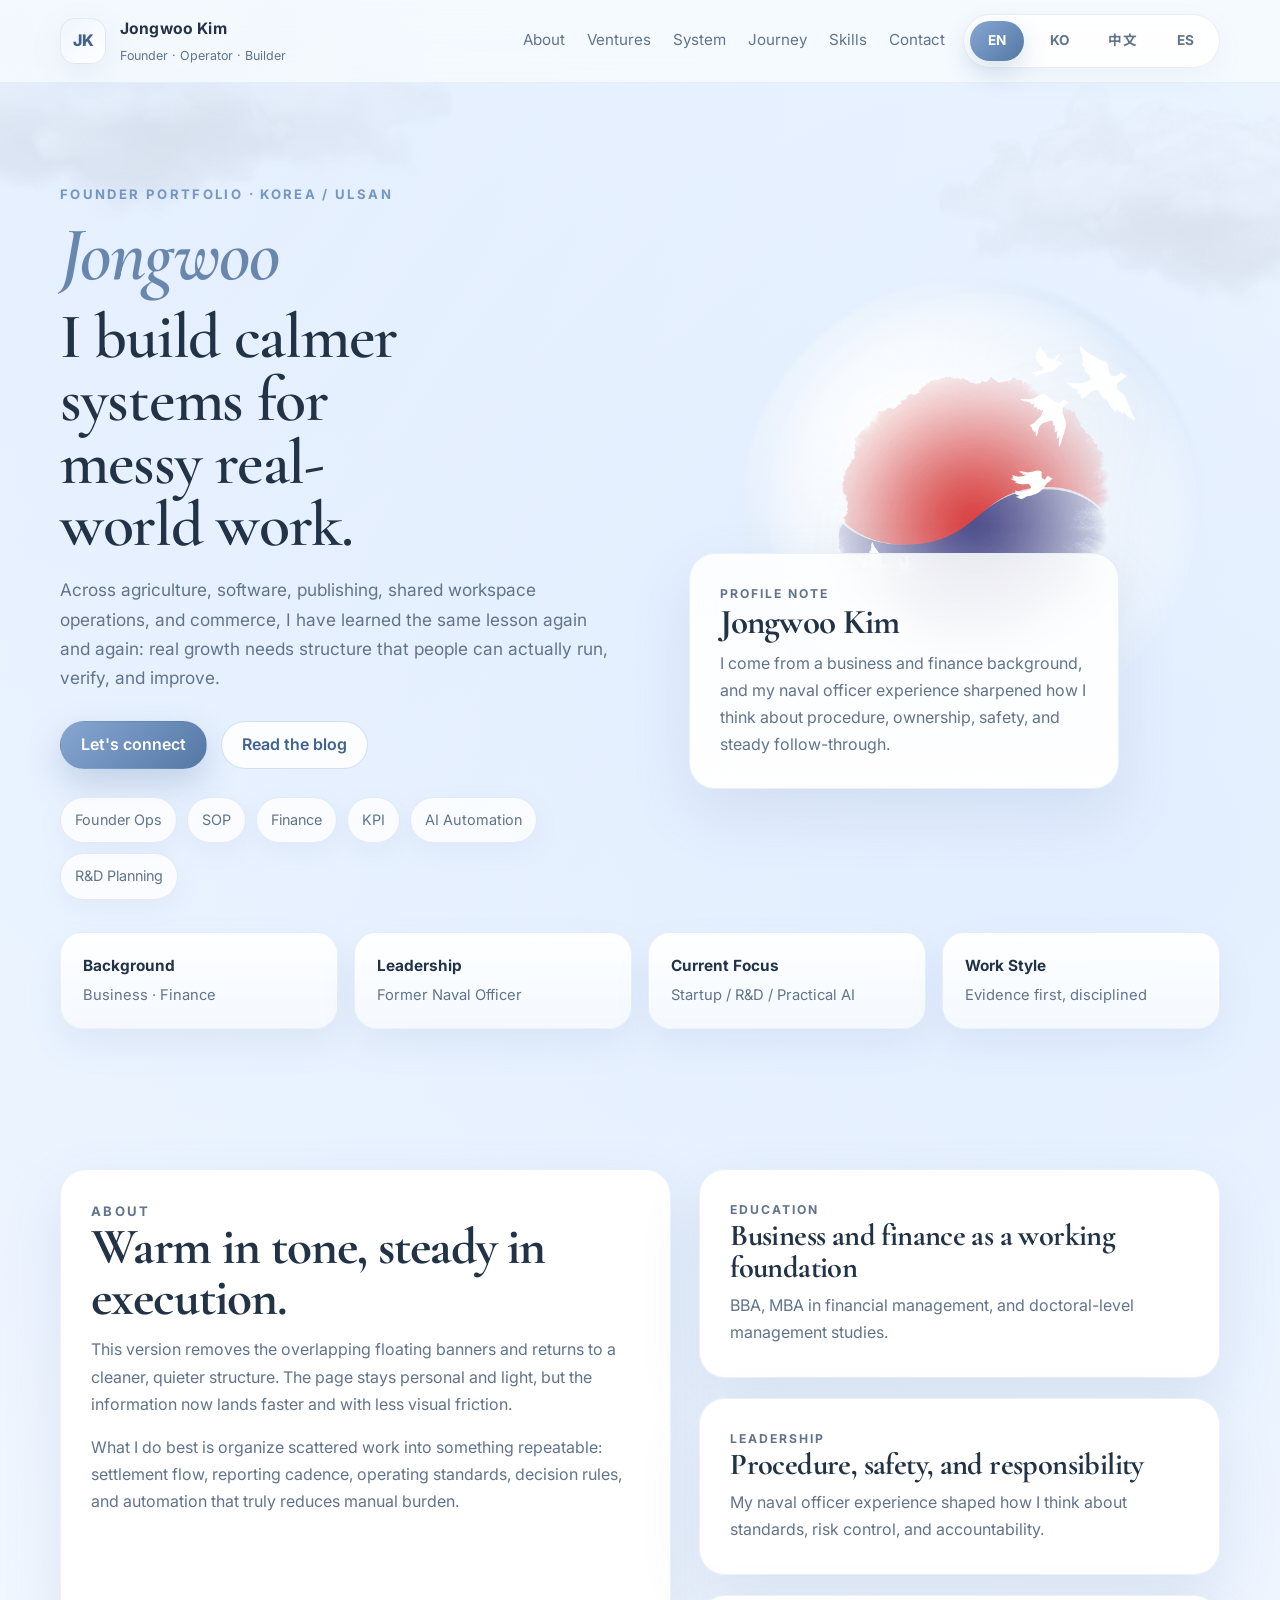
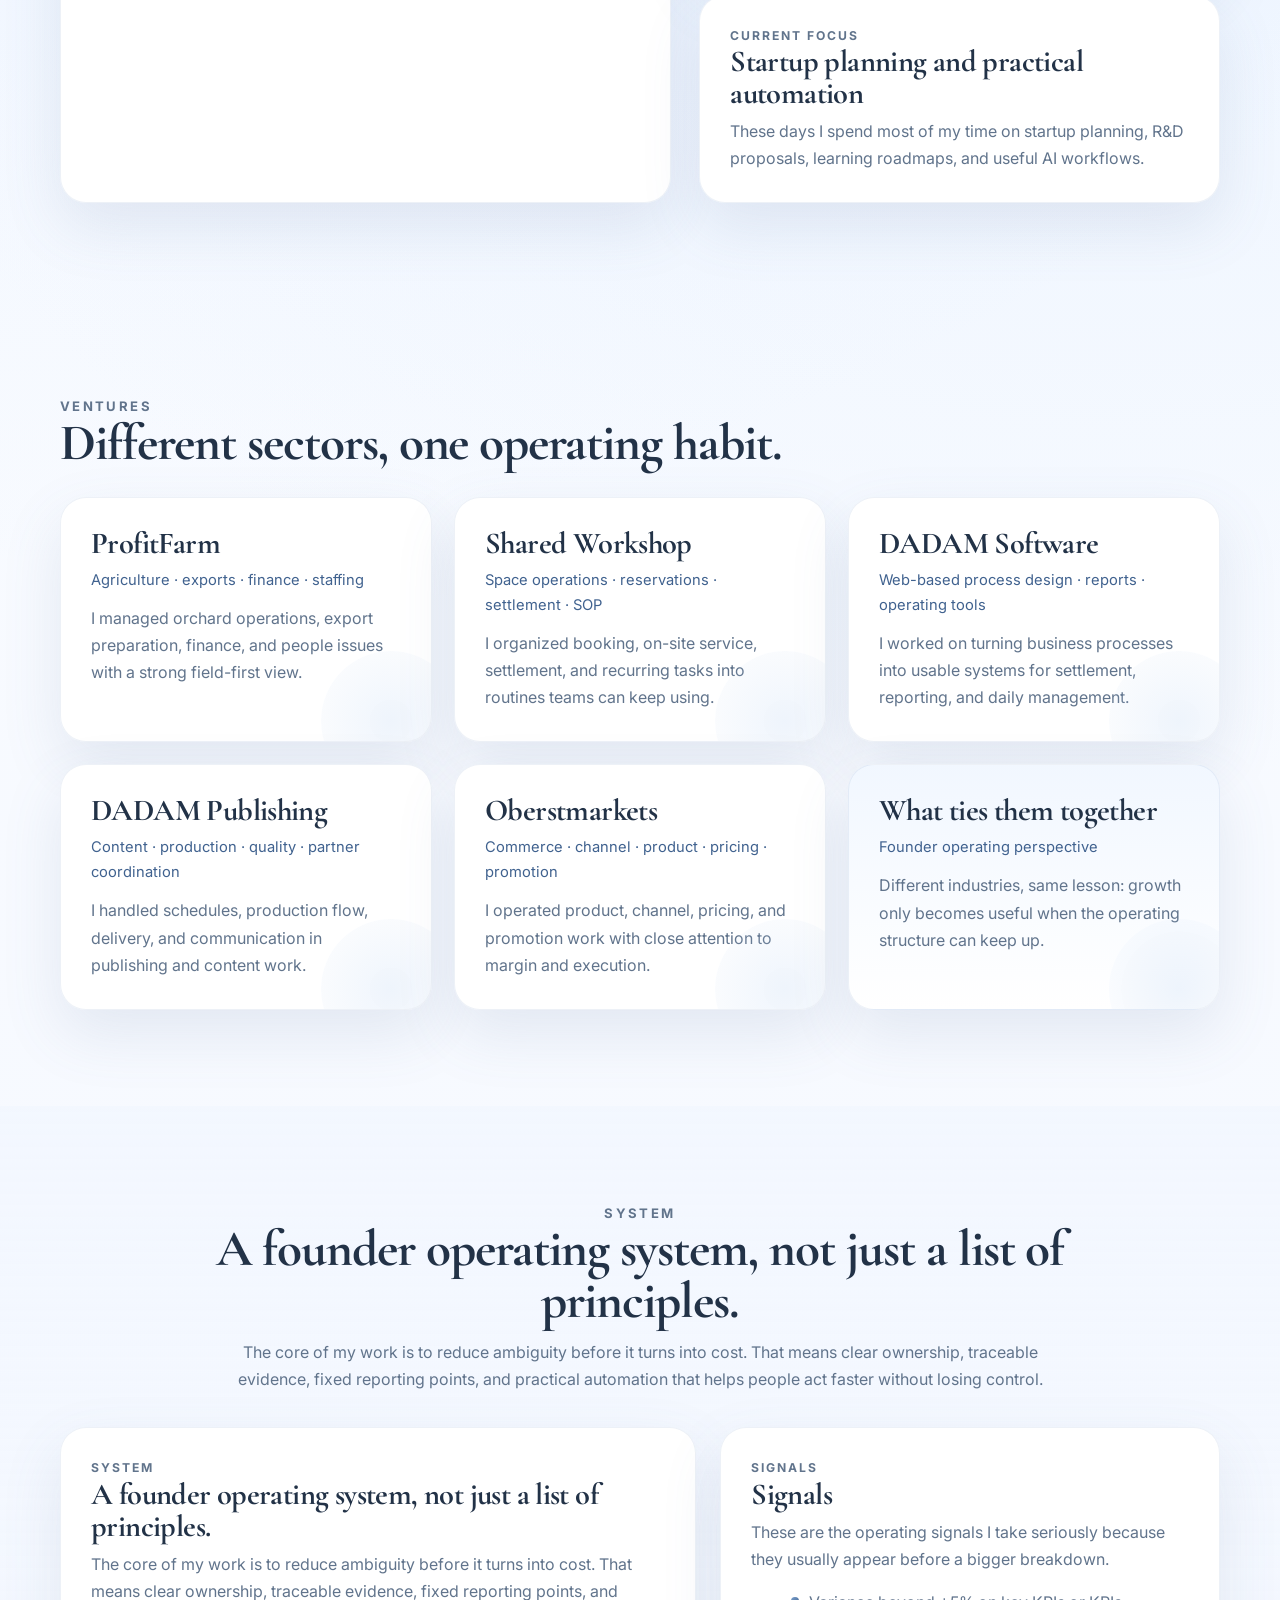
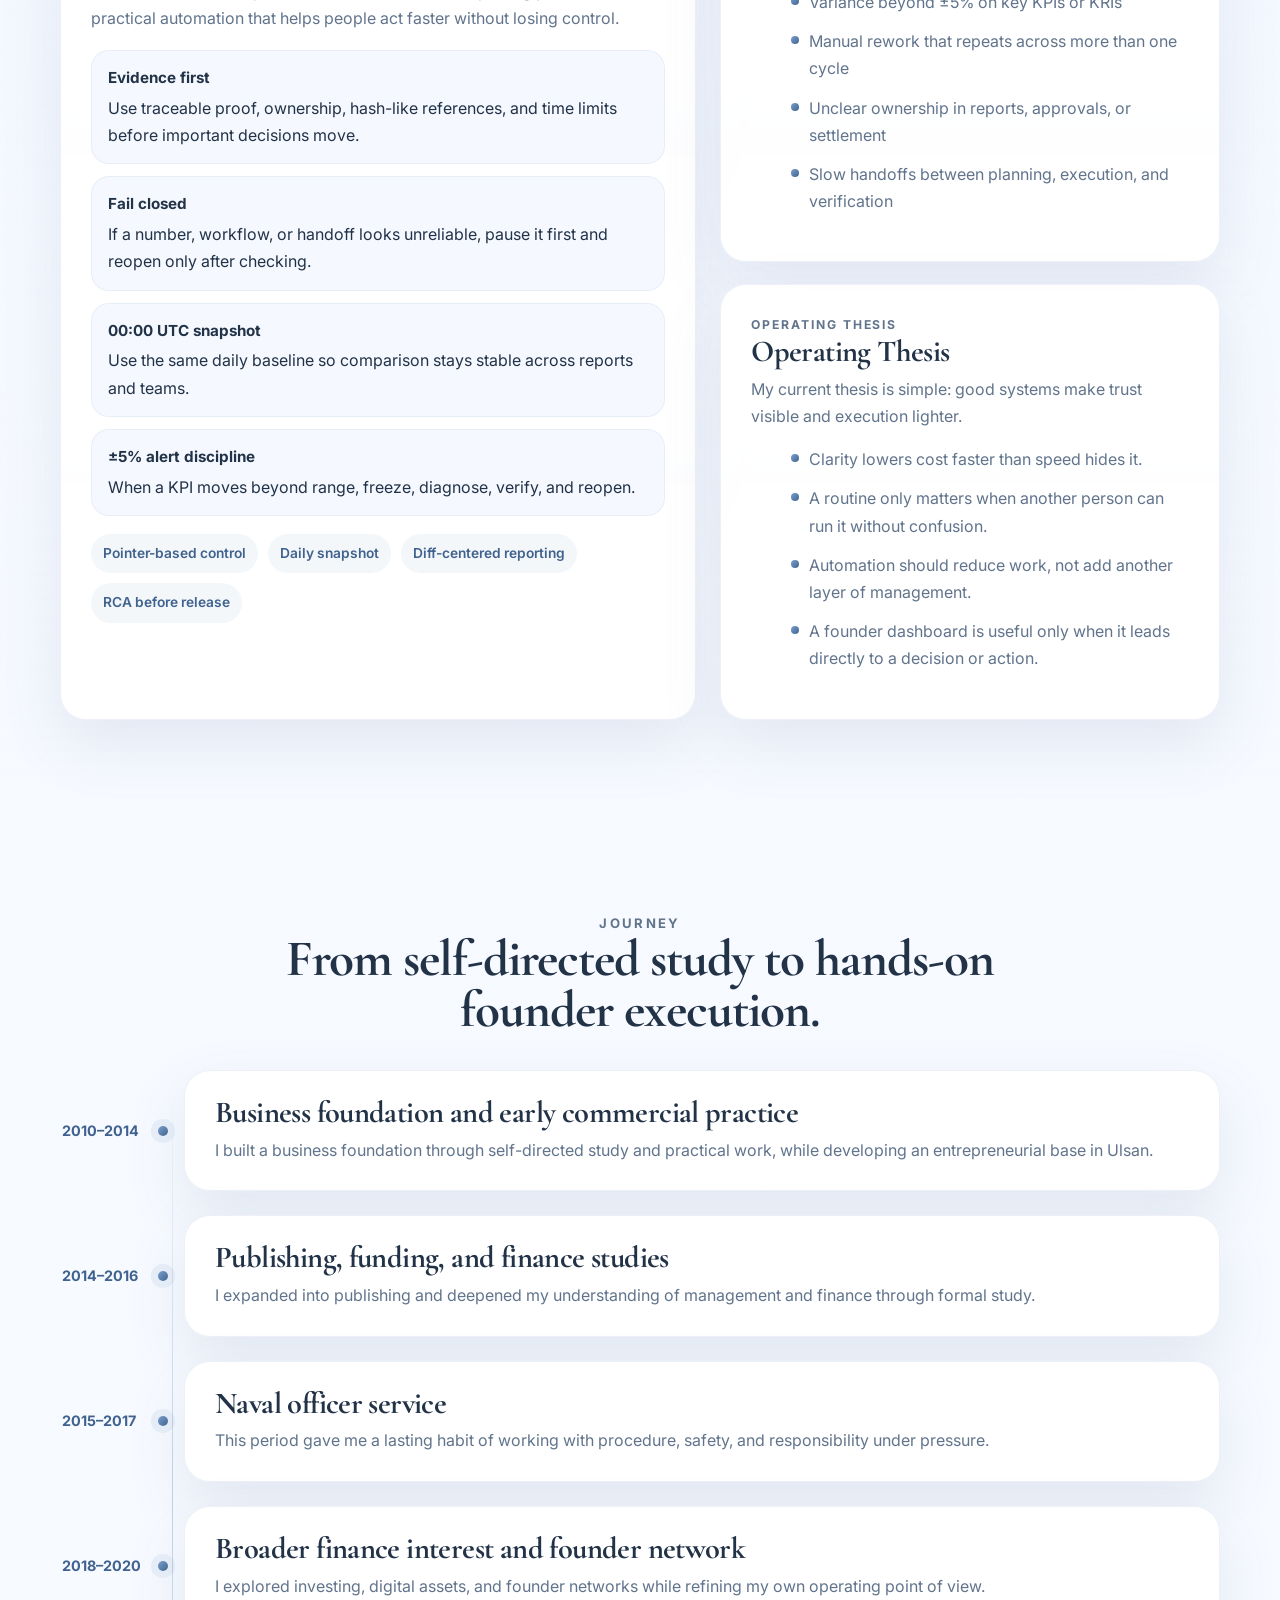
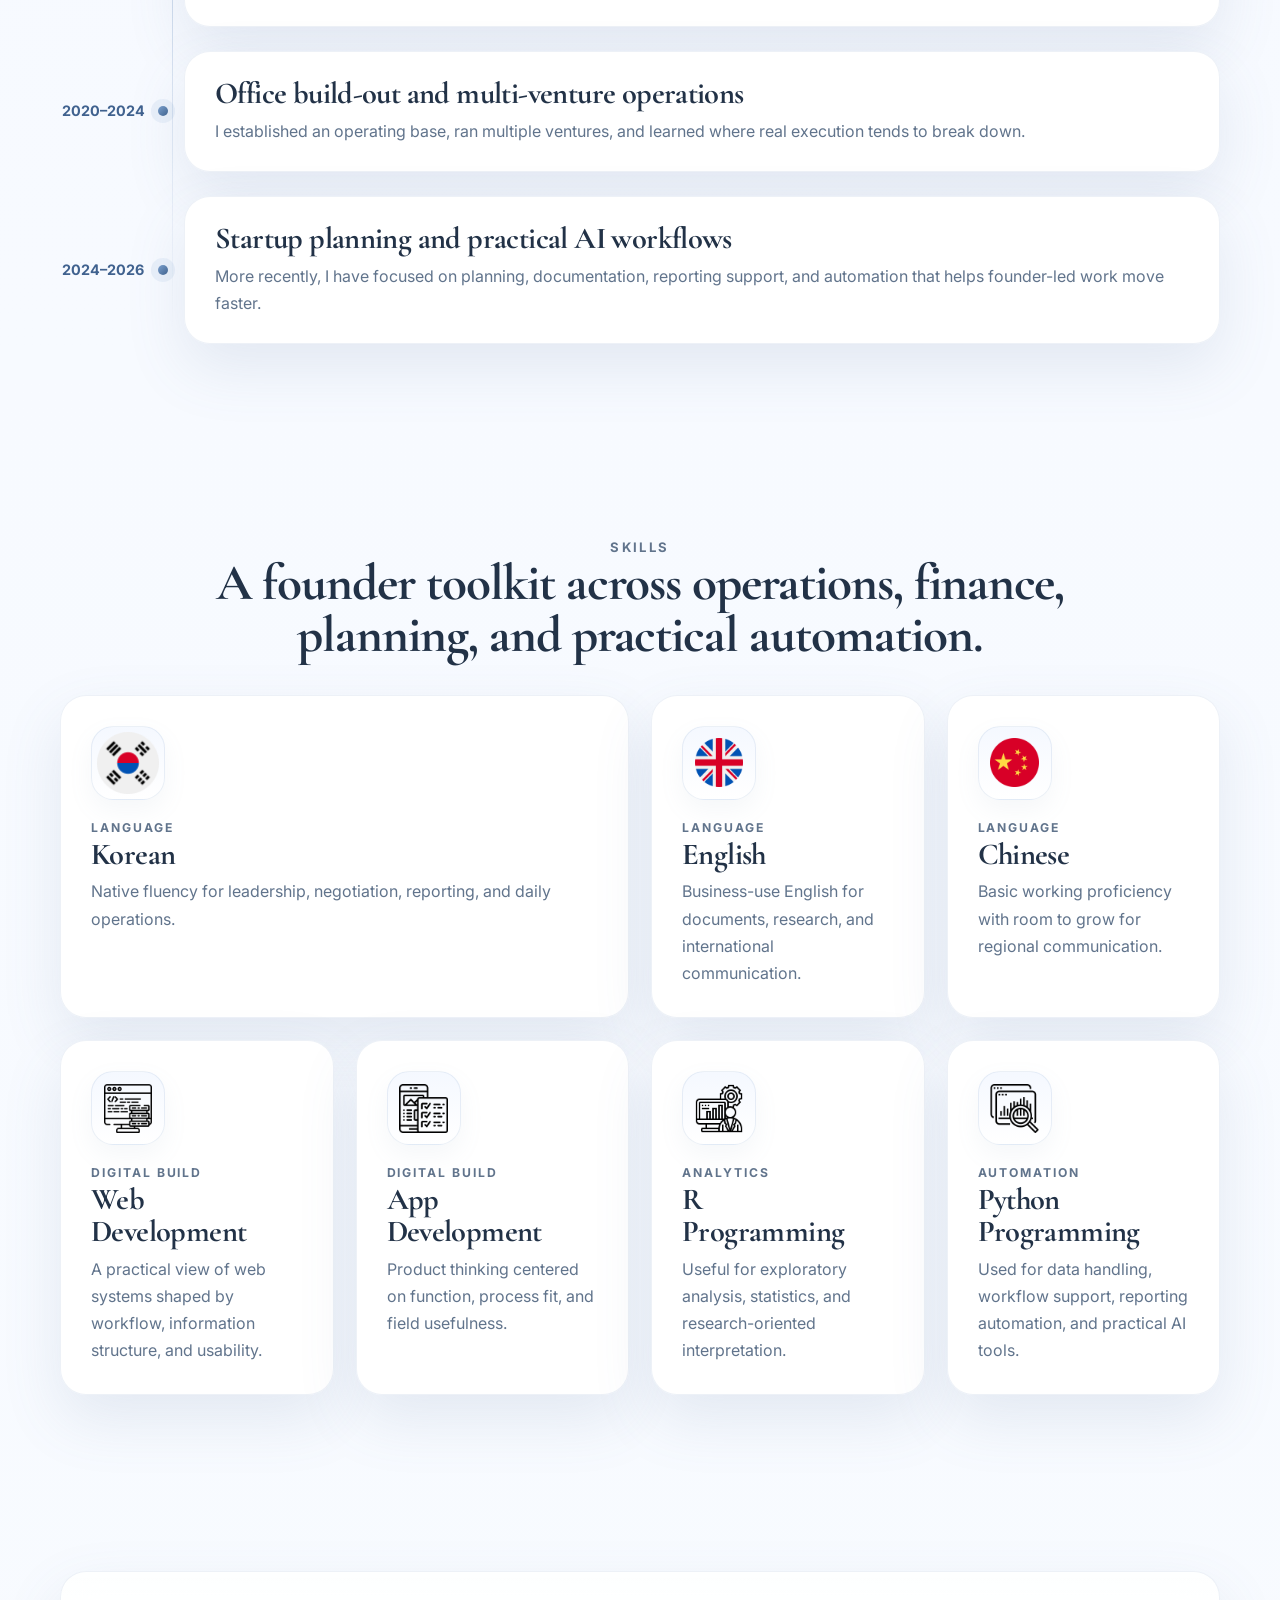
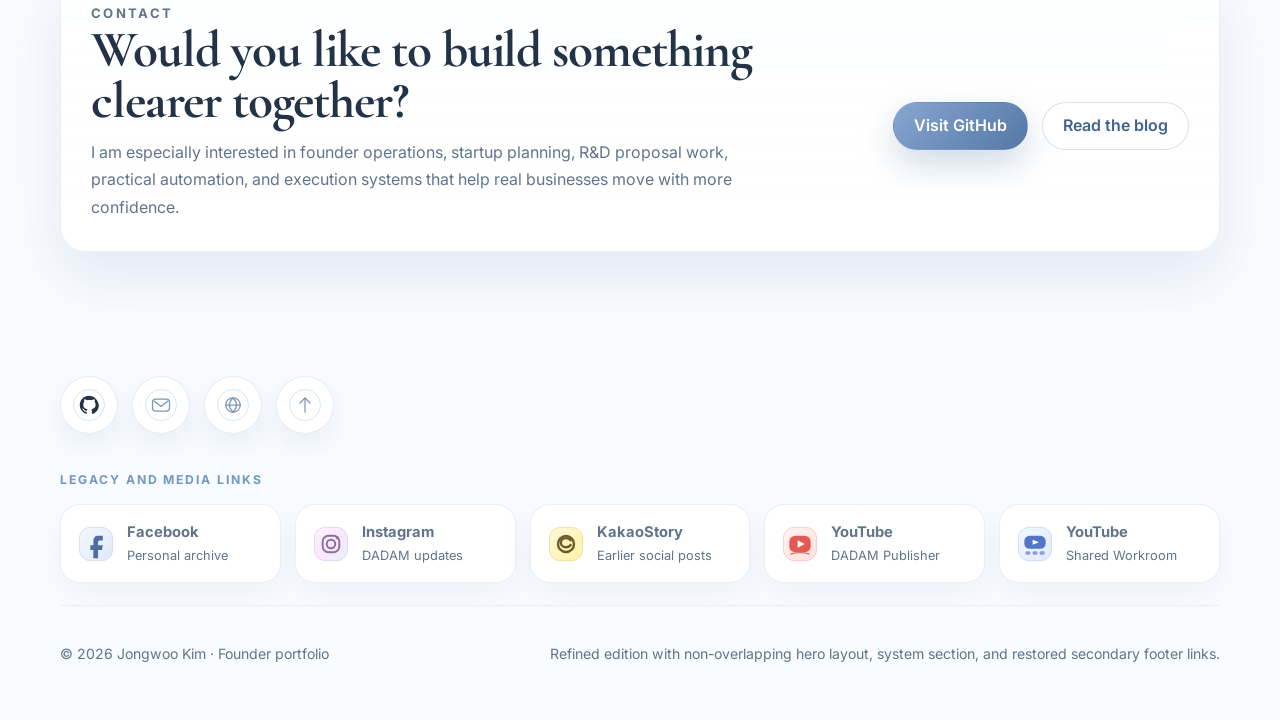
<file: index.html>
<!DOCTYPE html>
<html lang="en">
<head>
  <meta charset="UTF-8" />
  <meta name="viewport" content="width=device-width, initial-scale=1.0" />
  <meta name="description" content="Jongwoo Kim is a Korea-based founder and operator who builds practical business systems across operations, finance, planning, and workflow automation." />
  <meta name="theme-color" content="#f7fbff" />
  <title>Jongwoo Kim | Founder · Operator · Builder</title>
  <link rel="preconnect" href="https://fonts.googleapis.com">
  <link rel="preconnect" href="https://fonts.gstatic.com" crossorigin>
  <link href="https://fonts.googleapis.com/css2?family=Cormorant+Garamond:wght@500;600;700&family=Inter:wght@400;500;600;700;800&family=Nanum+Brush+Script&family=Noto+Sans+KR:wght@400;500;700&family=Noto+Sans+SC:wght@400;500;700&family=Noto+Serif+SC:wght@500;600;700&display=swap" rel="stylesheet">
  <link rel="icon" type="image/svg+xml" href="img/favicon.svg" />
  <link rel="stylesheet" href="css/styles.css" />
</head>
<body>
  <div class="site-noise" aria-hidden="true"></div>
  <img class="sky-cloud cloud-left" src="img/cloud.png" alt="" aria-hidden="true" />
  <img class="sky-cloud cloud-right" src="img/cloud.png" alt="" aria-hidden="true" />

  <header class="site-header">
    <div class="container header-inner">
      <a class="brand" href="#top" aria-label="Go to top">
        <span class="brand-mark">JK</span>
        <span class="brand-copy">
          <strong>Jongwoo Kim</strong>
          <small>Founder · Operator · Builder</small>
        </span>
      </a>
      <div class="header-tools">
        <nav class="main-nav"><a href="#hello">About</a><a href="#ventures">Ventures</a><a href="#system">System</a><a href="#journey">Journey</a><a href="#skills">Skills</a><a href="#contact">Contact</a></nav>
        <div class="lang-switch" aria-label="Language"><a class="lang-chip active" href="index.html" aria-current="page">EN</a><a class="lang-chip" href="ko.html">KO</a><a class="lang-chip" href="zh.html">中文</a><a class="lang-chip" href="es.html">ES</a></div>
      </div>
    </div>
  </header>

  <main id="top">
    <section class="hero section">
      <div class="container hero-grid">
        <div class="hero-copy">
          <p class="eyebrow">Founder portfolio · Korea / Ulsan</p>
          <p class="script-title">Jongwoo</p>
          <h1>I build calmer systems for messy real-world work.</h1>
          <p class="lead">Across agriculture, software, publishing, shared workspace operations, and commerce, I have learned the same lesson again and again: real growth needs structure that people can actually run, verify, and improve.</p>
          <div class="hero-actions"><a class="button primary" href="#contact">Let's connect</a><a class="button secondary" href="https://dadampub.tistory.com/" target="_blank" rel="noreferrer">Read the blog</a></div>
          <div class="tag-row"><span>Founder Ops</span><span>SOP</span><span>Finance</span><span>KPI</span><span>AI Automation</span><span>R&D Planning</span></div>
        </div>

        <div class="hero-visual">
          <div class="hero-orb"></div>
          <div class="flag-plate"><img src="img/korean_flag.png" alt="Korean identity motif" /></div>
          <div class="profile-card card glass">
            <p class="card-label">Profile note</p>
            <h2>Jongwoo Kim</h2>
            <p>I come from a business and finance background, and my naval officer experience sharpened how I think about procedure, ownership, safety, and steady follow-through.</p>
          </div>
        </div>
      </div>

      <div class="container hero-facts">
        <div class="identity-grid"><article class="identity-card"><strong>Background</strong><span>Business · Finance</span></article><article class="identity-card"><strong>Leadership</strong><span>Former Naval Officer</span></article><article class="identity-card"><strong>Current Focus</strong><span>Startup / R&D / Practical AI</span></article><article class="identity-card"><strong>Work Style</strong><span>Evidence first, disciplined</span></article></div>
      </div>
    </section>

    <section class="section intro-band" id="hello">
      <div class="container split-grid">
        <article class="card intro-card">
          <p class="eyebrow">About</p>
          <h2>Warm in tone, steady in execution.</h2>
          <p>This version removes the overlapping floating banners and returns to a cleaner, quieter structure. The page stays personal and light, but the information now lands faster and with less visual friction.</p>
          <p>What I do best is organize scattered work into something repeatable: settlement flow, reporting cadence, operating standards, decision rules, and automation that truly reduces manual burden.</p>
        </article>
        <div class="stacked-info"><article class="card soft-card"><p class="card-label">Education</p><h3>Business and finance as a working foundation</h3><p>BBA, MBA in financial management, and doctoral-level management studies.</p></article><article class="card soft-card"><p class="card-label">Leadership</p><h3>Procedure, safety, and responsibility</h3><p>My naval officer experience shaped how I think about standards, risk control, and accountability.</p></article><article class="card soft-card"><p class="card-label">Current focus</p><h3>Startup planning and practical automation</h3><p>These days I spend most of my time on startup planning, R&D proposals, learning roadmaps, and useful AI workflows.</p></article></div>
      </div>
    </section>

    <section class="section" id="ventures">
      <div class="container">
        <div class="section-heading">
          <p class="eyebrow">Ventures</p>
          <h2>Different sectors, one operating habit.</h2>
        </div>
        <div class="venture-grid"><article class="card venture-card"><h3>ProfitFarm</h3><p class="venture-role">Agriculture · exports · finance · staffing</p><p>I managed orchard operations, export preparation, finance, and people issues with a strong field-first view.</p></article><article class="card venture-card"><h3>Shared Workshop</h3><p class="venture-role">Space operations · reservations · settlement · SOP</p><p>I organized booking, on-site service, settlement, and recurring tasks into routines teams can keep using.</p></article><article class="card venture-card"><h3>DADAM Software</h3><p class="venture-role">Web-based process design · reports · operating tools</p><p>I worked on turning business processes into usable systems for settlement, reporting, and daily management.</p></article><article class="card venture-card"><h3>DADAM Publishing</h3><p class="venture-role">Content · production · quality · partner coordination</p><p>I handled schedules, production flow, delivery, and communication in publishing and content work.</p></article><article class="card venture-card"><h3>Oberstmarkets</h3><p class="venture-role">Commerce · channel · product · pricing · promotion</p><p>I operated product, channel, pricing, and promotion work with close attention to margin and execution.</p></article><article class="card venture-card featured-venture"><h3>What ties them together</h3><p class="venture-role">Founder operating perspective</p><p>Different industries, same lesson: growth only becomes useful when the operating structure can keep up.</p></article></div>
      </div>
    </section>

    <section class="section system-section" id="system">
      <div class="container">
        <div class="section-heading centered">
          <p class="eyebrow">System</p>
          <h2>A founder operating system, not just a list of principles.</h2>
          <p>The core of my work is to reduce ambiguity before it turns into cost. That means clear ownership, traceable evidence, fixed reporting points, and practical automation that helps people act faster without losing control.</p>
        </div>
        <div class="system-grid">
          <article class="card system-card large">
            <p class="card-label">System</p>
            <h3>A founder operating system, not just a list of principles.</h3>
            <p>The core of my work is to reduce ambiguity before it turns into cost. That means clear ownership, traceable evidence, fixed reporting points, and practical automation that helps people act faster without losing control.</p>
            <div class="system-list"><article><strong>Evidence first</strong><span>Use traceable proof, ownership, hash-like references, and time limits before important decisions move.</span></article><article><strong>Fail closed</strong><span>If a number, workflow, or handoff looks unreliable, pause it first and reopen only after checking.</span></article><article><strong>00:00 UTC snapshot</strong><span>Use the same daily baseline so comparison stays stable across reports and teams.</span></article><article><strong>±5% alert discipline</strong><span>When a KPI moves beyond range, freeze, diagnose, verify, and reopen.</span></article></div>
            <div class="system-tags"><span>Pointer-based control</span><span>Daily snapshot</span><span>Diff-centered reporting</span><span>RCA before release</span></div>
          </article>

          <div class="system-stack">
            <article class="card system-card">
              <p class="card-label">Signals</p>
              <h3>Signals</h3>
              <p>These are the operating signals I take seriously because they usually appear before a bigger breakdown.</p>
              <ul class="signal-list"><li>Variance beyond ±5% on key KPIs or KRIs</li><li>Manual rework that repeats across more than one cycle</li><li>Unclear ownership in reports, approvals, or settlement</li><li>Slow handoffs between planning, execution, and verification</li></ul>
            </article>
            <article class="card system-card">
              <p class="card-label">Operating Thesis</p>
              <h3>Operating Thesis</h3>
              <p>My current thesis is simple: good systems make trust visible and execution lighter.</p>
              <ul class="thesis-list"><li>Clarity lowers cost faster than speed hides it.</li><li>A routine only matters when another person can run it without confusion.</li><li>Automation should reduce work, not add another layer of management.</li><li>A founder dashboard is useful only when it leads directly to a decision or action.</li></ul>
            </article>
          </div>
        </div>
      </div>
    </section>

    <section class="section timeline-section" id="journey">
      <div class="container">
        <div class="section-heading centered">
          <p class="eyebrow">Journey</p>
          <h2>From self-directed study to hands-on founder execution.</h2>
        </div>
        <div class="timeline"><article class="timeline-item"><div class="year">2010–2014</div><div class="timeline-card card"><h3>Business foundation and early commercial practice</h3><p>I built a business foundation through self-directed study and practical work, while developing an entrepreneurial base in Ulsan.</p></div></article><article class="timeline-item"><div class="year">2014–2016</div><div class="timeline-card card"><h3>Publishing, funding, and finance studies</h3><p>I expanded into publishing and deepened my understanding of management and finance through formal study.</p></div></article><article class="timeline-item"><div class="year">2015–2017</div><div class="timeline-card card"><h3>Naval officer service</h3><p>This period gave me a lasting habit of working with procedure, safety, and responsibility under pressure.</p></div></article><article class="timeline-item"><div class="year">2018–2020</div><div class="timeline-card card"><h3>Broader finance interest and founder network</h3><p>I explored investing, digital assets, and founder networks while refining my own operating point of view.</p></div></article><article class="timeline-item"><div class="year">2020–2024</div><div class="timeline-card card"><h3>Office build-out and multi-venture operations</h3><p>I established an operating base, ran multiple ventures, and learned where real execution tends to break down.</p></div></article><article class="timeline-item"><div class="year">2024–2026</div><div class="timeline-card card"><h3>Startup planning and practical AI workflows</h3><p>More recently, I have focused on planning, documentation, reporting support, and automation that helps founder-led work move faster.</p></div></article></div>
      </div>
    </section>

    <section class="section skills-section" id="skills">
      <div class="container">
        <div class="section-heading centered">
          <p class="eyebrow">Skills</p>
          <h2>A founder toolkit across operations, finance, planning, and practical automation.</h2>
        </div>
        <div class="skills-cluster"><article class="card media-card wide"><div class="media-icon flag-korea"><img src="img/south-korea.png" alt="Korean" /></div><div><p class="card-label">Language</p><h3>Korean</h3><p>Native fluency for leadership, negotiation, reporting, and daily operations.</p></div></article><article class="card media-card"><div class="media-icon"><img src="img/united-kingdom.png" alt="English" /></div><div><p class="card-label">Language</p><h3>English</h3><p>Business-use English for documents, research, and international communication.</p></div></article><article class="card media-card"><div class="media-icon"><img src="img/china.png" alt="Chinese" /></div><div><p class="card-label">Language</p><h3>Chinese</h3><p>Basic working proficiency with room to grow for regional communication.</p></div></article><article class="card media-card"><div class="media-icon mono-icon"><img src="img/web-design.png" alt="Web Development" /></div><div><p class="card-label">Digital build</p><h3 class="skill-break">Web<br />Development</h3><p>A practical view of web systems shaped by workflow, information structure, and usability.</p></div></article><article class="card media-card"><div class="media-icon mono-icon"><img src="img/app-design.png" alt="App Development" /></div><div><p class="card-label">Digital build</p><h3 class="skill-break">App<br />Development</h3><p>Product thinking centered on function, process fit, and field usefulness.</p></div></article><article class="card media-card"><div class="media-icon mono-icon"><img src="img/R-programming.png" alt="R Programming" /></div><div><p class="card-label">Analytics</p><h3 class="skill-break">R<br />Programming</h3><p>Useful for exploratory analysis, statistics, and research-oriented interpretation.</p></div></article><article class="card media-card"><div class="media-icon mono-icon"><img src="img/Python-programming.png" alt="Python Programming" /></div><div><p class="card-label">Automation</p><h3 class="skill-break">Python<br />Programming</h3><p>Used for data handling, workflow support, reporting automation, and practical AI tools.</p></div></article></div>
      </div>
    </section>

    <section class="section contact-section" id="contact">
      <div class="container">
        <div class="contact-card card glass">
          <div>
            <p class="eyebrow">Contact</p>
            <h2>Would you like to build something clearer together?</h2>
            <p>I am especially interested in founder operations, startup planning, R&D proposal work, practical automation, and execution systems that help real businesses move with more confidence.</p>
          </div>
          <div class="contact-actions"><a class="button primary" href="https://github.com/oberstmarkts" target="_blank" rel="noreferrer">Visit GitHub</a><a class="button secondary" href="https://dadampub.tistory.com/" target="_blank" rel="noreferrer">Read the blog</a></div>
        </div>
      </div>
    </section>
  </main>

  <footer class="site-footer">
    <div class="container footer-shell">
      <div class="footer-main">
        <div class="footer-social" aria-label="Contact"><a class="social-link" href="https://github.com/oberstmarkts" aria-label="GitHub profile" target="_blank" rel="noreferrer"><img src="img/icon-github.svg" alt="" /></a><a class="social-link" href="mailto:dadampaper@gmail.com" aria-label="Email"><img src="img/icon-mail.svg" alt="" /></a><a class="social-link" href="https://dadampub.tistory.com/" aria-label="DADAM blog" target="_blank" rel="noreferrer"><img src="img/icon-web.svg" alt="" /></a><a class="social-link" href="#top" aria-label="Back to top"><img src="img/icon-top.svg" alt="" /></a></div>
      </div>
      <div class="secondary-footer">
        <p class="card-label">Legacy and media links</p>
        <div class="secondary-grid"><a class="secondary-link" href="https://web.facebook.com/jongwoo.kim.376" target="_blank" rel="noreferrer"><img src="img/icon-facebook-soft.svg" alt="" /><span><strong>Facebook</strong><span>Personal archive</span></span></a><a class="secondary-link" href="https://www.instagram.com/dadampub" target="_blank" rel="noreferrer"><img src="img/icon-instagram-soft.svg" alt="" /><span><strong>Instagram</strong><span>DADAM updates</span></span></a><a class="secondary-link" href="https://story.kakao.com/oberstmarkts" target="_blank" rel="noreferrer"><img src="img/icon-kakaostory-soft.svg" alt="" /><span><strong>KakaoStory</strong><span>Earlier social posts</span></span></a><a class="secondary-link" href="https://www.youtube.com/@DADAMPublisher" target="_blank" rel="noreferrer"><img src="img/icon-youtube-dadam.svg" alt="" /><span><strong>YouTube</strong><span>DADAM Publisher</span></span></a><a class="secondary-link" href="https://www.youtube.com/@Shared_Workroom" target="_blank" rel="noreferrer"><img src="img/icon-youtube-workroom.svg" alt="" /><span><strong>YouTube</strong><span>Shared Workroom</span></span></a></div>
      </div>
      <div class="footer-inner">
        <p>© 2026 Jongwoo Kim · Founder portfolio</p>
        <p>Refined edition with non-overlapping hero layout, system section, and restored secondary footer links.</p>
      </div>
    </div>
  </footer>
</body>
</html>
</file>
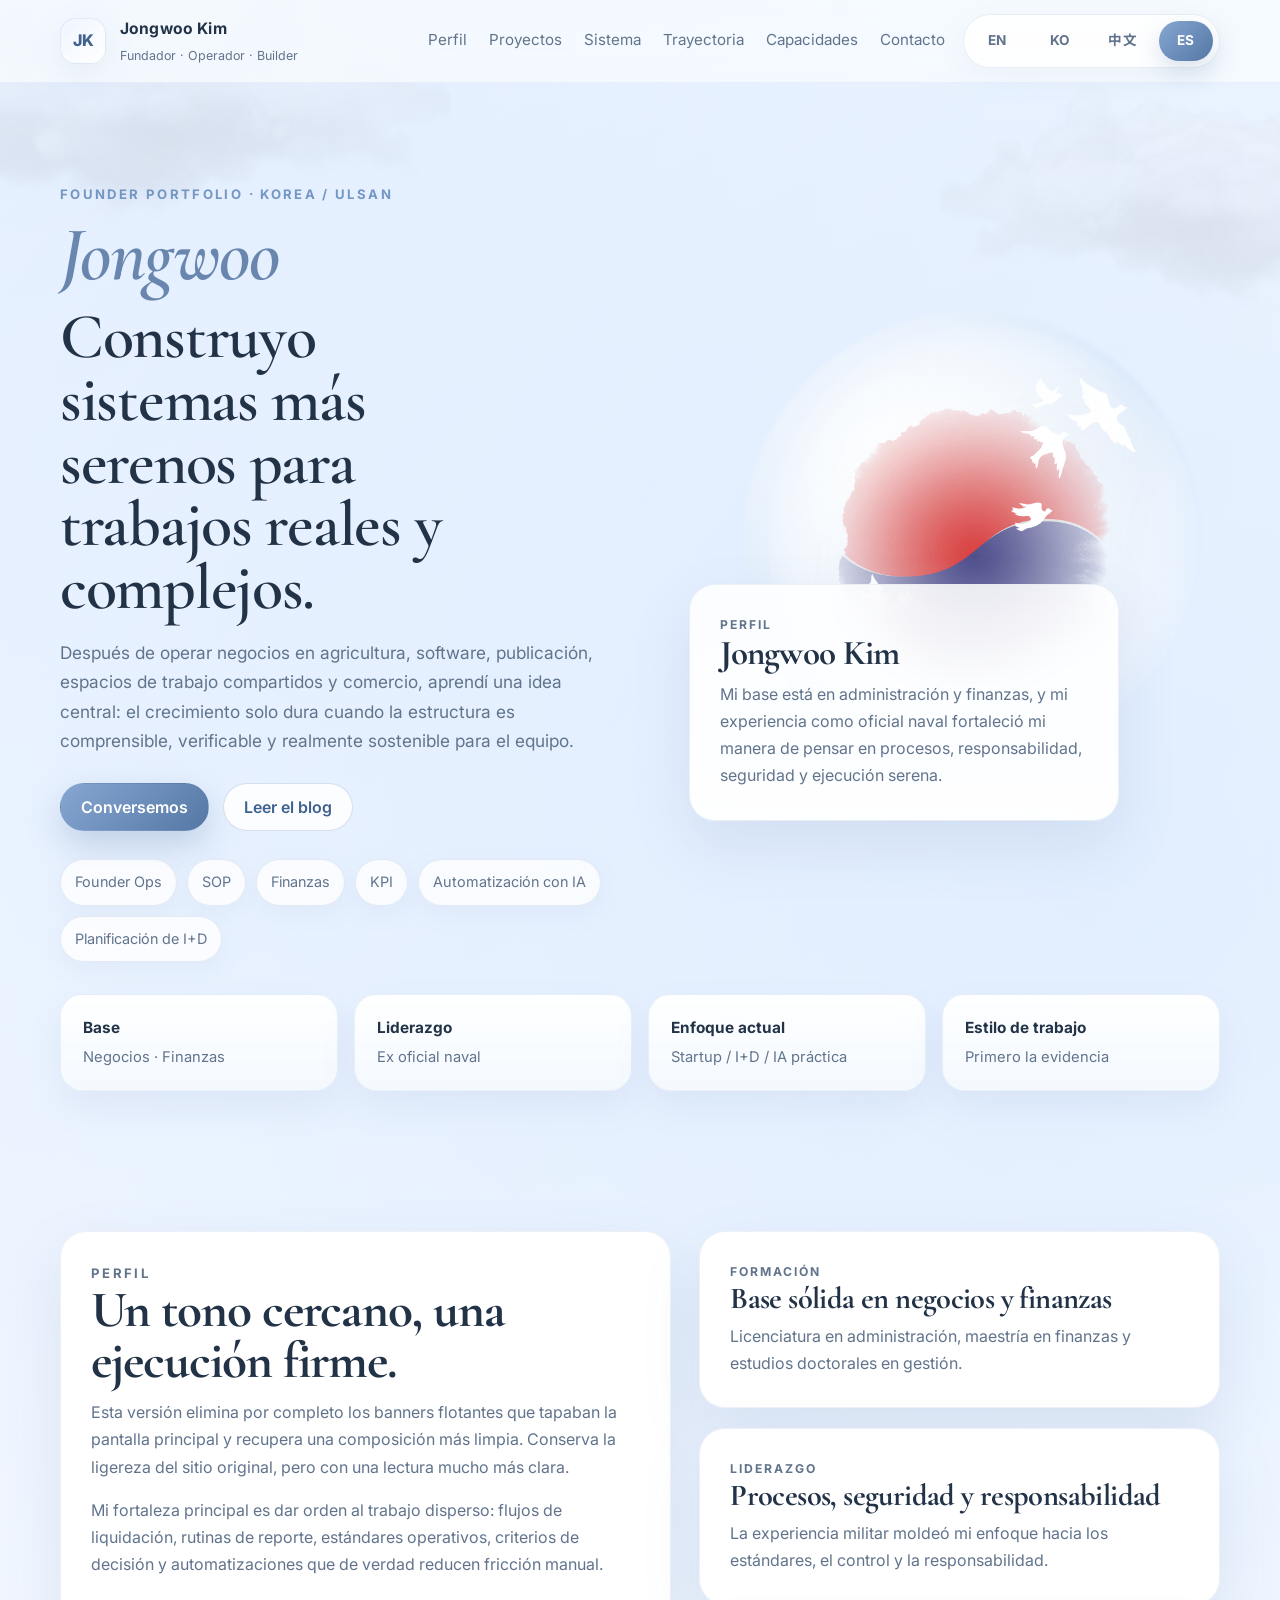
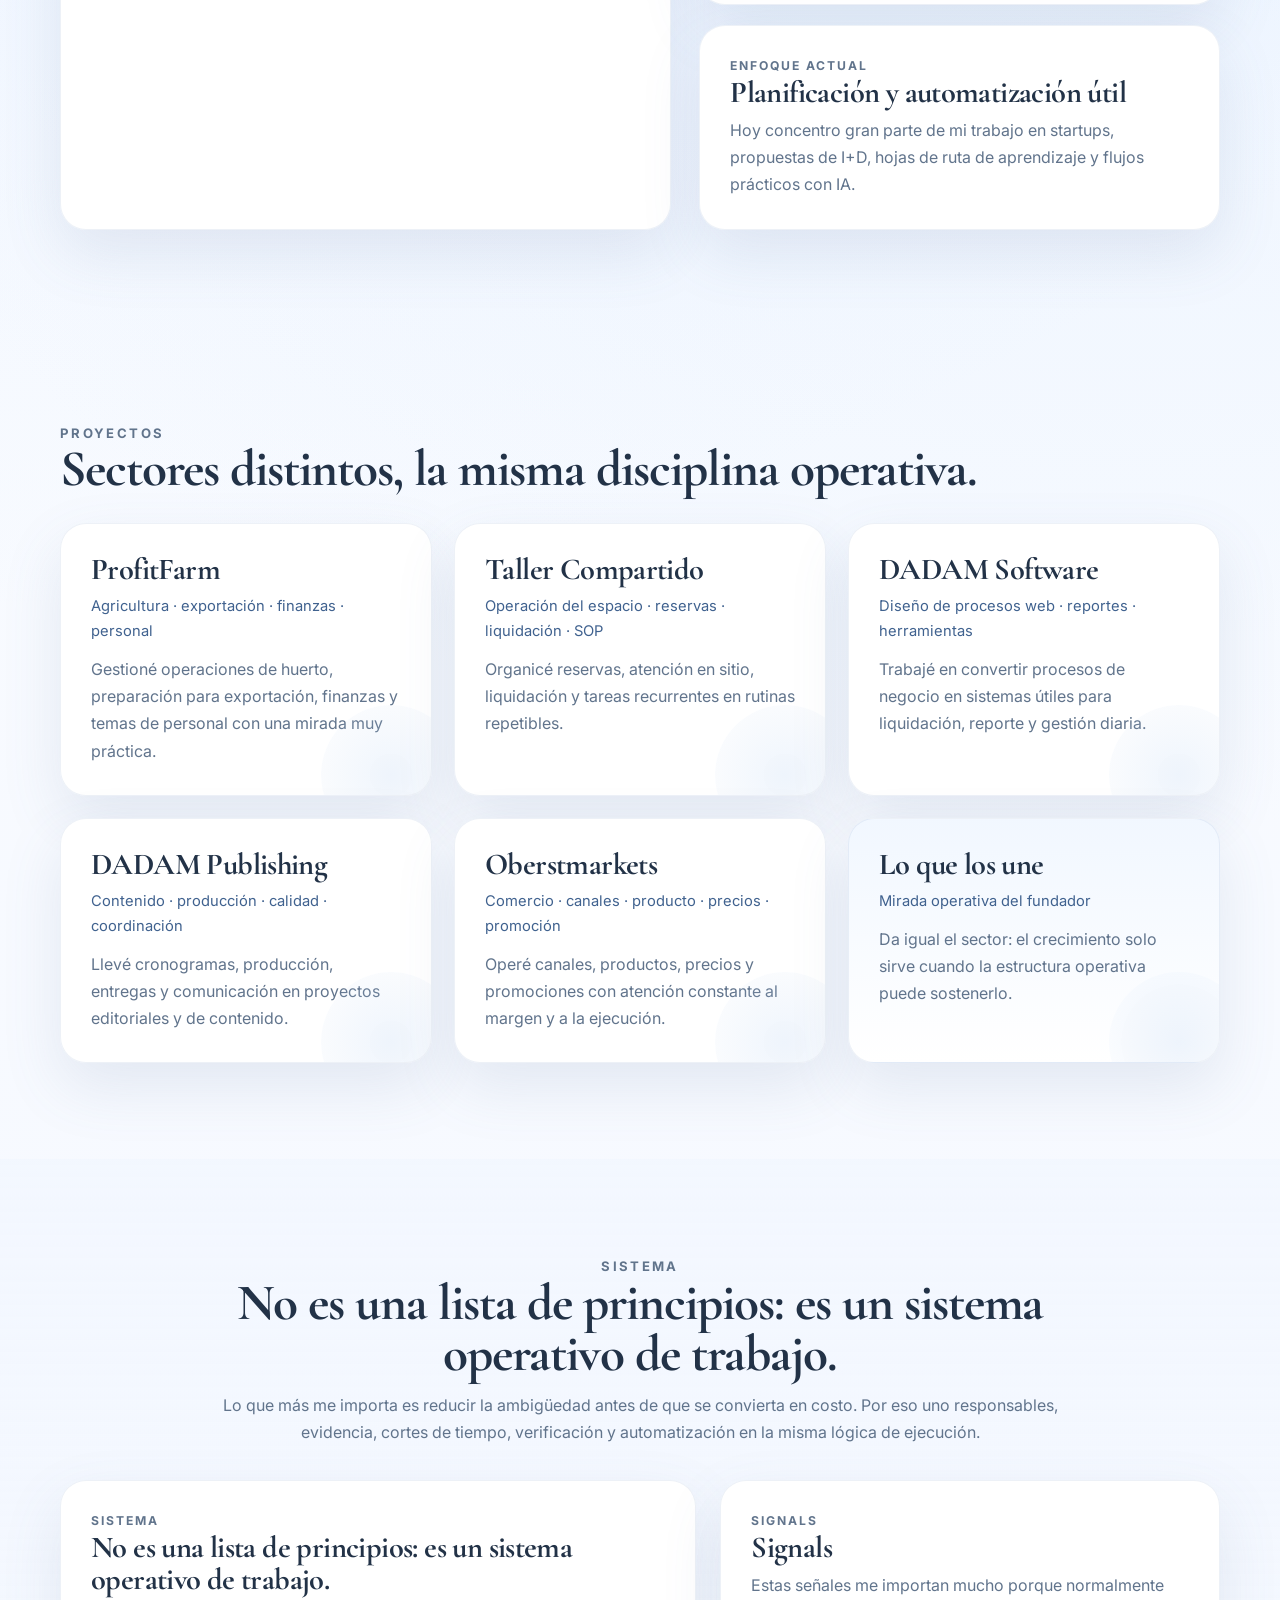
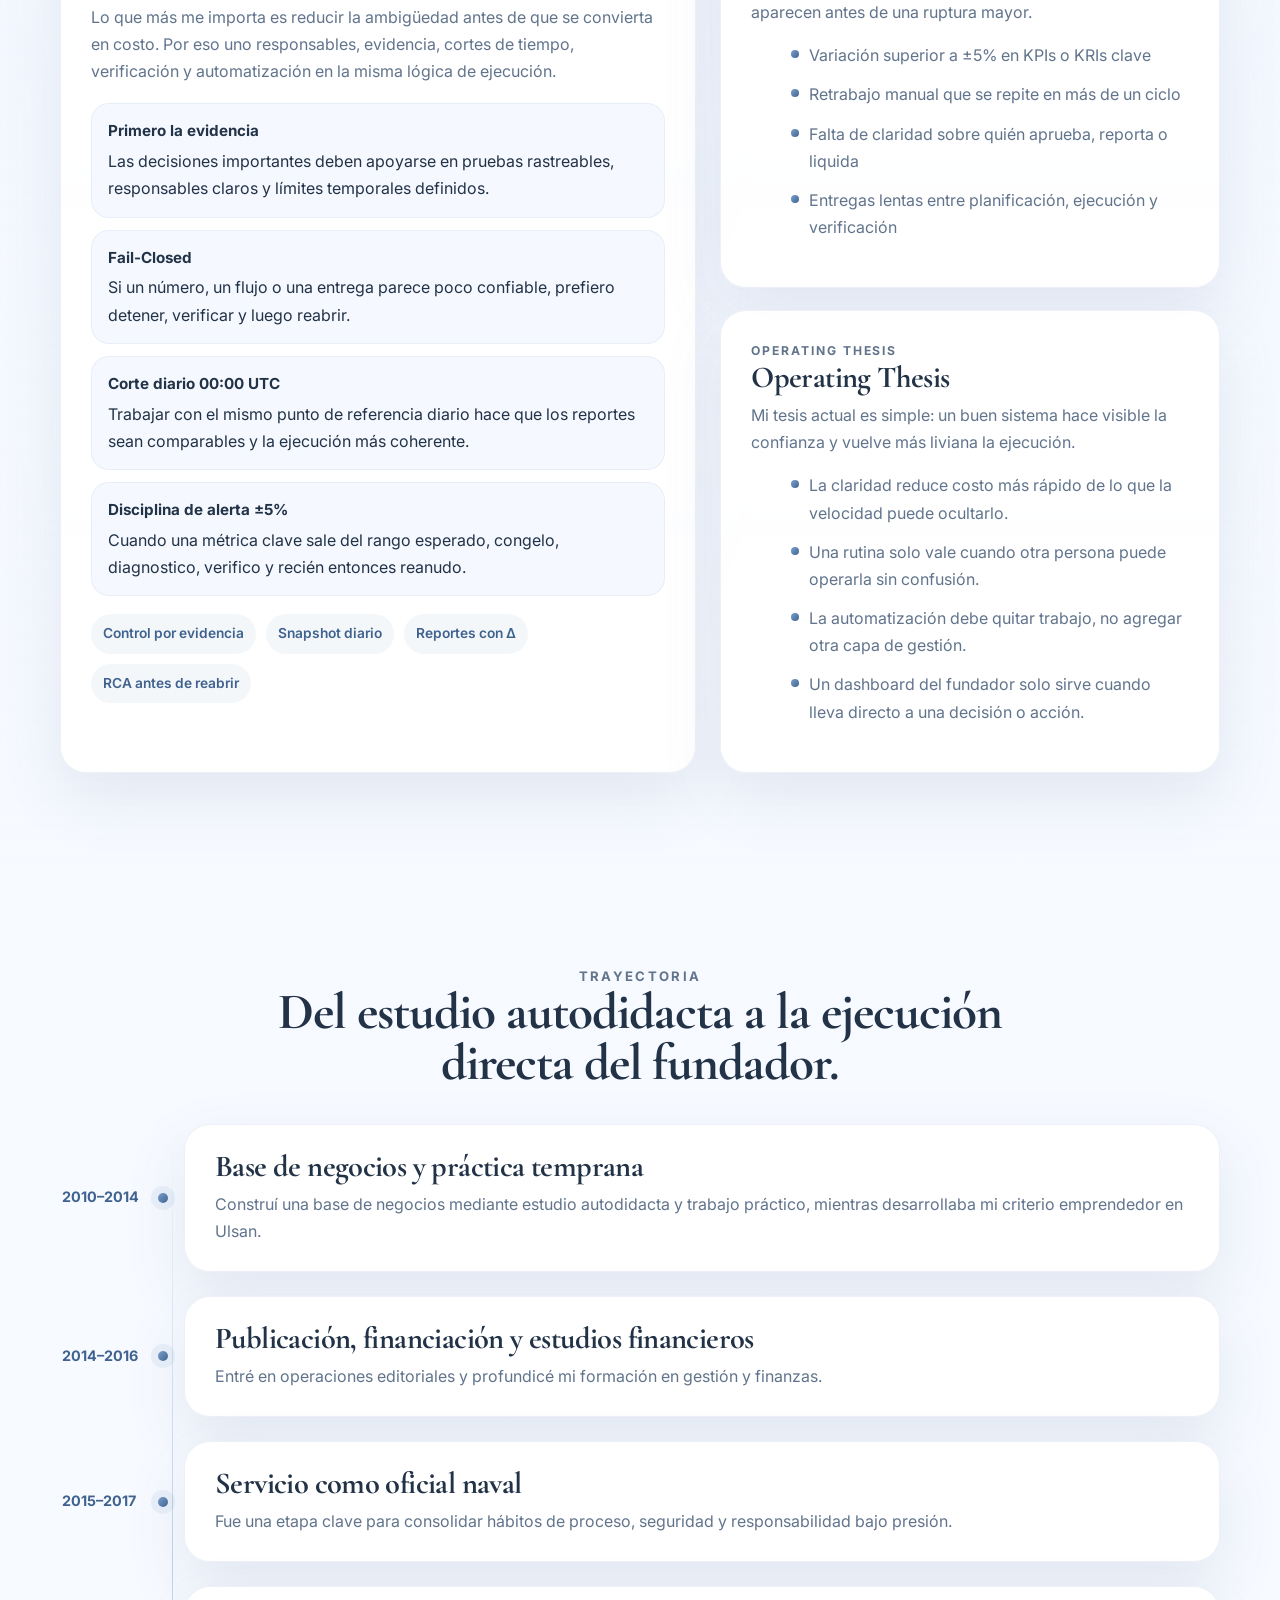
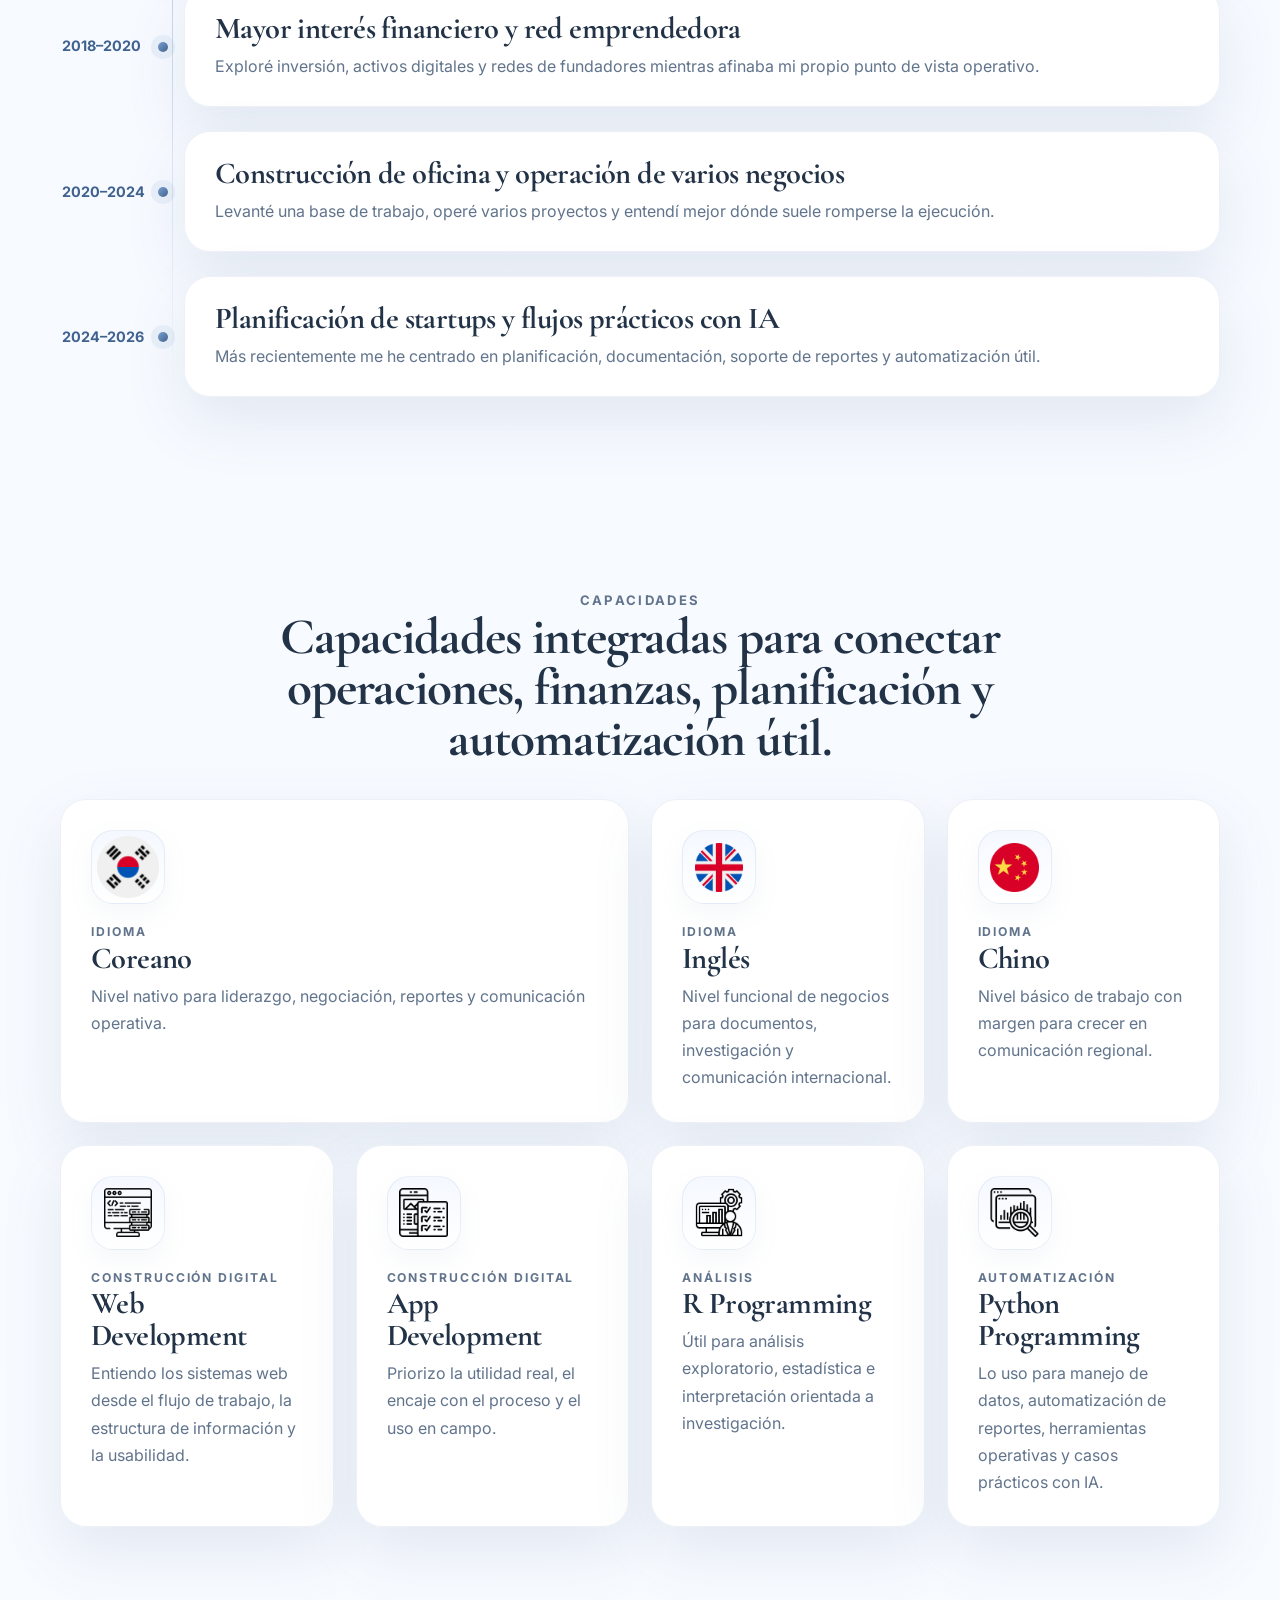
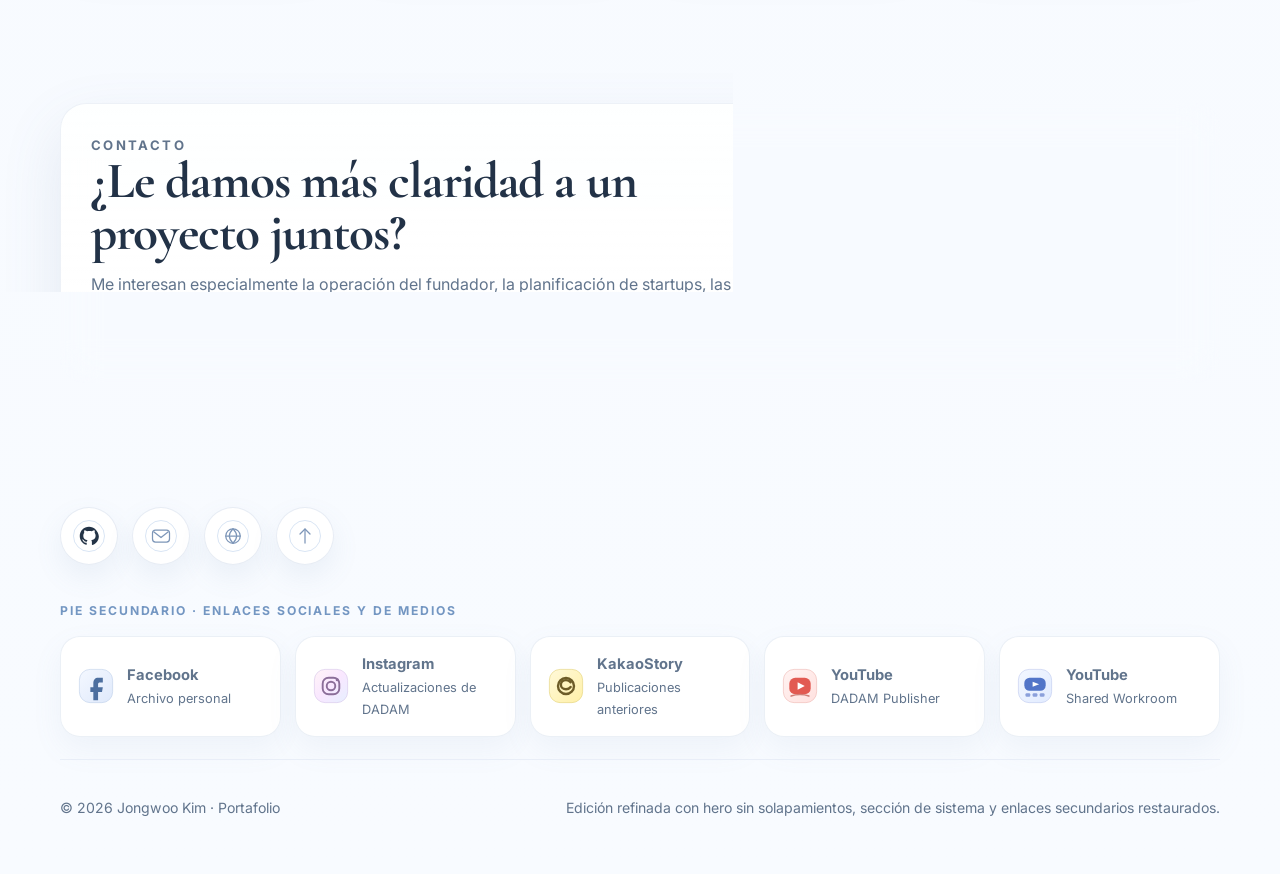
<file: es.html>
<!DOCTYPE html>
<html lang="es">
<head>
  <meta charset="UTF-8" />
  <meta name="viewport" content="width=device-width, initial-scale=1.0" />
  <meta name="description" content="Jongwoo Kim es un fundador y operador con base en Ulsan, Corea, enfocado en operaciones, finanzas, planificación y automatización práctica." />
  <meta name="theme-color" content="#f7fbff" />
  <title>Jongwoo Kim | Fundador · Operador · Builder</title>
  <link rel="preconnect" href="https://fonts.googleapis.com">
  <link rel="preconnect" href="https://fonts.gstatic.com" crossorigin>
  <link href="https://fonts.googleapis.com/css2?family=Cormorant+Garamond:wght@500;600;700&family=Inter:wght@400;500;600;700;800&family=Nanum+Brush+Script&family=Noto+Sans+KR:wght@400;500;700&family=Noto+Sans+SC:wght@400;500;700&family=Noto+Serif+SC:wght@500;600;700&display=swap" rel="stylesheet">
  <link rel="icon" type="image/svg+xml" href="img/favicon.svg" />
  <link rel="stylesheet" href="css/styles.css" />
</head>
<body>
  <div class="site-noise" aria-hidden="true"></div>
  <img class="sky-cloud cloud-left" src="img/cloud.png" alt="" aria-hidden="true" />
  <img class="sky-cloud cloud-right" src="img/cloud.png" alt="" aria-hidden="true" />

  <header class="site-header">
    <div class="container header-inner">
      <a class="brand" href="#top" aria-label="Go to top">
        <span class="brand-mark">JK</span>
        <span class="brand-copy">
          <strong>Jongwoo Kim</strong>
          <small>Fundador · Operador · Builder</small>
        </span>
      </a>
      <div class="header-tools">
        <nav class="main-nav"><a href="#hello">Perfil</a><a href="#ventures">Proyectos</a><a href="#system">Sistema</a><a href="#journey">Trayectoria</a><a href="#skills">Capacidades</a><a href="#contact">Contacto</a></nav>
        <div class="lang-switch" aria-label="Idioma"><a class="lang-chip" href="index.html">EN</a><a class="lang-chip" href="ko.html">KO</a><a class="lang-chip" href="zh.html">中文</a><a class="lang-chip active" href="es.html" aria-current="page">ES</a></div>
      </div>
    </div>
  </header>

  <main id="top">
    <section class="hero section">
      <div class="container hero-grid">
        <div class="hero-copy">
          <p class="eyebrow">Founder portfolio · Korea / Ulsan</p>
          <p class="script-title">Jongwoo</p>
          <h1>Construyo sistemas más serenos para trabajos reales y complejos.</h1>
          <p class="lead">Después de operar negocios en agricultura, software, publicación, espacios de trabajo compartidos y comercio, aprendí una idea central: el crecimiento solo dura cuando la estructura es comprensible, verificable y realmente sostenible para el equipo.</p>
          <div class="hero-actions"><a class="button primary" href="#contact">Conversemos</a><a class="button secondary" href="https://dadampub.tistory.com/" target="_blank" rel="noreferrer">Leer el blog</a></div>
          <div class="tag-row"><span>Founder Ops</span><span>SOP</span><span>Finanzas</span><span>KPI</span><span>Automatización con IA</span><span>Planificación de I+D</span></div>
        </div>

        <div class="hero-visual">
          <div class="hero-orb"></div>
          <div class="flag-plate"><img src="img/korean_flag.png" alt="Korean identity motif" /></div>
          <div class="profile-card card glass">
            <p class="card-label">Perfil</p>
            <h2>Jongwoo Kim</h2>
            <p>Mi base está en administración y finanzas, y mi experiencia como oficial naval fortaleció mi manera de pensar en procesos, responsabilidad, seguridad y ejecución serena.</p>
          </div>
        </div>
      </div>

      <div class="container hero-facts">
        <div class="identity-grid"><article class="identity-card"><strong>Base</strong><span>Negocios · Finanzas</span></article><article class="identity-card"><strong>Liderazgo</strong><span>Ex oficial naval</span></article><article class="identity-card"><strong>Enfoque actual</strong><span>Startup / I+D / IA práctica</span></article><article class="identity-card"><strong>Estilo de trabajo</strong><span>Primero la evidencia</span></article></div>
      </div>
    </section>

    <section class="section intro-band" id="hello">
      <div class="container split-grid">
        <article class="card intro-card">
          <p class="eyebrow">Perfil</p>
          <h2>Un tono cercano, una ejecución firme.</h2>
          <p>Esta versión elimina por completo los banners flotantes que tapaban la pantalla principal y recupera una composición más limpia. Conserva la ligereza del sitio original, pero con una lectura mucho más clara.</p>
          <p>Mi fortaleza principal es dar orden al trabajo disperso: flujos de liquidación, rutinas de reporte, estándares operativos, criterios de decisión y automatizaciones que de verdad reducen fricción manual.</p>
        </article>
        <div class="stacked-info"><article class="card soft-card"><p class="card-label">Formación</p><h3>Base sólida en negocios y finanzas</h3><p>Licenciatura en administración, maestría en finanzas y estudios doctorales en gestión.</p></article><article class="card soft-card"><p class="card-label">Liderazgo</p><h3>Procesos, seguridad y responsabilidad</h3><p>La experiencia militar moldeó mi enfoque hacia los estándares, el control y la responsabilidad.</p></article><article class="card soft-card"><p class="card-label">Enfoque actual</p><h3>Planificación y automatización útil</h3><p>Hoy concentro gran parte de mi trabajo en startups, propuestas de I+D, hojas de ruta de aprendizaje y flujos prácticos con IA.</p></article></div>
      </div>
    </section>

    <section class="section" id="ventures">
      <div class="container">
        <div class="section-heading">
          <p class="eyebrow">Proyectos</p>
          <h2>Sectores distintos, la misma disciplina operativa.</h2>
        </div>
        <div class="venture-grid"><article class="card venture-card"><h3>ProfitFarm</h3><p class="venture-role">Agricultura · exportación · finanzas · personal</p><p>Gestioné operaciones de huerto, preparación para exportación, finanzas y temas de personal con una mirada muy práctica.</p></article><article class="card venture-card"><h3>Taller Compartido</h3><p class="venture-role">Operación del espacio · reservas · liquidación · SOP</p><p>Organicé reservas, atención en sitio, liquidación y tareas recurrentes en rutinas repetibles.</p></article><article class="card venture-card"><h3>DADAM Software</h3><p class="venture-role">Diseño de procesos web · reportes · herramientas</p><p>Trabajé en convertir procesos de negocio en sistemas útiles para liquidación, reporte y gestión diaria.</p></article><article class="card venture-card"><h3>DADAM Publishing</h3><p class="venture-role">Contenido · producción · calidad · coordinación</p><p>Llevé cronogramas, producción, entregas y comunicación en proyectos editoriales y de contenido.</p></article><article class="card venture-card"><h3>Oberstmarkets</h3><p class="venture-role">Comercio · canales · producto · precios · promoción</p><p>Operé canales, productos, precios y promociones con atención constante al margen y a la ejecución.</p></article><article class="card venture-card featured-venture"><h3>Lo que los une</h3><p class="venture-role">Mirada operativa del fundador</p><p>Da igual el sector: el crecimiento solo sirve cuando la estructura operativa puede sostenerlo.</p></article></div>
      </div>
    </section>

    <section class="section system-section" id="system">
      <div class="container">
        <div class="section-heading centered">
          <p class="eyebrow">Sistema</p>
          <h2>No es una lista de principios: es un sistema operativo de trabajo.</h2>
          <p>Lo que más me importa es reducir la ambigüedad antes de que se convierta en costo. Por eso uno responsables, evidencia, cortes de tiempo, verificación y automatización en la misma lógica de ejecución.</p>
        </div>
        <div class="system-grid">
          <article class="card system-card large">
            <p class="card-label">Sistema</p>
            <h3>No es una lista de principios: es un sistema operativo de trabajo.</h3>
            <p>Lo que más me importa es reducir la ambigüedad antes de que se convierta en costo. Por eso uno responsables, evidencia, cortes de tiempo, verificación y automatización en la misma lógica de ejecución.</p>
            <div class="system-list"><article><strong>Primero la evidencia</strong><span>Las decisiones importantes deben apoyarse en pruebas rastreables, responsables claros y límites temporales definidos.</span></article><article><strong>Fail-Closed</strong><span>Si un número, un flujo o una entrega parece poco confiable, prefiero detener, verificar y luego reabrir.</span></article><article><strong>Corte diario 00:00 UTC</strong><span>Trabajar con el mismo punto de referencia diario hace que los reportes sean comparables y la ejecución más coherente.</span></article><article><strong>Disciplina de alerta ±5%</strong><span>Cuando una métrica clave sale del rango esperado, congelo, diagnostico, verifico y recién entonces reanudo.</span></article></div>
            <div class="system-tags"><span>Control por evidencia</span><span>Snapshot diario</span><span>Reportes con Δ</span><span>RCA antes de reabrir</span></div>
          </article>

          <div class="system-stack">
            <article class="card system-card">
              <p class="card-label">Signals</p>
              <h3>Signals</h3>
              <p>Estas señales me importan mucho porque normalmente aparecen antes de una ruptura mayor.</p>
              <ul class="signal-list"><li>Variación superior a ±5% en KPIs o KRIs clave</li><li>Retrabajo manual que se repite en más de un ciclo</li><li>Falta de claridad sobre quién aprueba, reporta o liquida</li><li>Entregas lentas entre planificación, ejecución y verificación</li></ul>
            </article>
            <article class="card system-card">
              <p class="card-label">Operating Thesis</p>
              <h3>Operating Thesis</h3>
              <p>Mi tesis actual es simple: un buen sistema hace visible la confianza y vuelve más liviana la ejecución.</p>
              <ul class="thesis-list"><li>La claridad reduce costo más rápido de lo que la velocidad puede ocultarlo.</li><li>Una rutina solo vale cuando otra persona puede operarla sin confusión.</li><li>La automatización debe quitar trabajo, no agregar otra capa de gestión.</li><li>Un dashboard del fundador solo sirve cuando lleva directo a una decisión o acción.</li></ul>
            </article>
          </div>
        </div>
      </div>
    </section>

    <section class="section timeline-section" id="journey">
      <div class="container">
        <div class="section-heading centered">
          <p class="eyebrow">Trayectoria</p>
          <h2>Del estudio autodidacta a la ejecución directa del fundador.</h2>
        </div>
        <div class="timeline"><article class="timeline-item"><div class="year">2010–2014</div><div class="timeline-card card"><h3>Base de negocios y práctica temprana</h3><p>Construí una base de negocios mediante estudio autodidacta y trabajo práctico, mientras desarrollaba mi criterio emprendedor en Ulsan.</p></div></article><article class="timeline-item"><div class="year">2014–2016</div><div class="timeline-card card"><h3>Publicación, financiación y estudios financieros</h3><p>Entré en operaciones editoriales y profundicé mi formación en gestión y finanzas.</p></div></article><article class="timeline-item"><div class="year">2015–2017</div><div class="timeline-card card"><h3>Servicio como oficial naval</h3><p>Fue una etapa clave para consolidar hábitos de proceso, seguridad y responsabilidad bajo presión.</p></div></article><article class="timeline-item"><div class="year">2018–2020</div><div class="timeline-card card"><h3>Mayor interés financiero y red emprendedora</h3><p>Exploré inversión, activos digitales y redes de fundadores mientras afinaba mi propio punto de vista operativo.</p></div></article><article class="timeline-item"><div class="year">2020–2024</div><div class="timeline-card card"><h3>Construcción de oficina y operación de varios negocios</h3><p>Levanté una base de trabajo, operé varios proyectos y entendí mejor dónde suele romperse la ejecución.</p></div></article><article class="timeline-item"><div class="year">2024–2026</div><div class="timeline-card card"><h3>Planificación de startups y flujos prácticos con IA</h3><p>Más recientemente me he centrado en planificación, documentación, soporte de reportes y automatización útil.</p></div></article></div>
      </div>
    </section>

    <section class="section skills-section" id="skills">
      <div class="container">
        <div class="section-heading centered">
          <p class="eyebrow">Capacidades</p>
          <h2>Capacidades integradas para conectar operaciones, finanzas, planificación y automatización útil.</h2>
        </div>
        <div class="skills-cluster"><article class="card media-card wide"><div class="media-icon flag-korea"><img src="img/south-korea.png" alt="Coreano" /></div><div><p class="card-label">Idioma</p><h3>Coreano</h3><p>Nivel nativo para liderazgo, negociación, reportes y comunicación operativa.</p></div></article><article class="card media-card"><div class="media-icon"><img src="img/united-kingdom.png" alt="Inglés" /></div><div><p class="card-label">Idioma</p><h3>Inglés</h3><p>Nivel funcional de negocios para documentos, investigación y comunicación internacional.</p></div></article><article class="card media-card"><div class="media-icon"><img src="img/china.png" alt="Chino" /></div><div><p class="card-label">Idioma</p><h3>Chino</h3><p>Nivel básico de trabajo con margen para crecer en comunicación regional.</p></div></article><article class="card media-card"><div class="media-icon mono-icon"><img src="img/web-design.png" alt="Web Development" /></div><div><p class="card-label">Construcción digital</p><h3>Web Development</h3><p>Entiendo los sistemas web desde el flujo de trabajo, la estructura de información y la usabilidad.</p></div></article><article class="card media-card"><div class="media-icon mono-icon"><img src="img/app-design.png" alt="App Development" /></div><div><p class="card-label">Construcción digital</p><h3>App Development</h3><p>Priorizo la utilidad real, el encaje con el proceso y el uso en campo.</p></div></article><article class="card media-card"><div class="media-icon mono-icon"><img src="img/R-programming.png" alt="R Programming" /></div><div><p class="card-label">Análisis</p><h3>R Programming</h3><p>Útil para análisis exploratorio, estadística e interpretación orientada a investigación.</p></div></article><article class="card media-card"><div class="media-icon mono-icon"><img src="img/Python-programming.png" alt="Python Programming" /></div><div><p class="card-label">Automatización</p><h3>Python Programming</h3><p>Lo uso para manejo de datos, automatización de reportes, herramientas operativas y casos prácticos con IA.</p></div></article></div>
      </div>
    </section>

    <section class="section contact-section" id="contact">
      <div class="container">
        <div class="contact-card card glass">
          <div>
            <p class="eyebrow">Contacto</p>
            <h2>¿Le damos más claridad a un proyecto juntos?</h2>
            <p>Me interesan especialmente la operación del fundador, la planificación de startups, las propuestas de I+D, la automatización práctica y los sistemas de ejecución que ayuden a negocios reales a avanzar con más seguridad.</p>
          </div>
          <div class="contact-actions"><a class="button primary" href="https://github.com/oberstmarkts" target="_blank" rel="noreferrer">Visitar GitHub</a><a class="button secondary" href="https://dadampub.tistory.com/" target="_blank" rel="noreferrer">Leer el blog</a></div>
        </div>
      </div>
    </section>
  </main>

  <footer class="site-footer">
    <div class="container footer-shell">
      <div class="footer-main">
        <div class="footer-social" aria-label="Contacto"><a class="social-link" href="https://github.com/oberstmarkts" aria-label="Perfil de GitHub" target="_blank" rel="noreferrer"><img src="img/icon-github.svg" alt="" /></a><a class="social-link" href="mailto:dadampaper@gmail.com" aria-label="Correo"><img src="img/icon-mail.svg" alt="" /></a><a class="social-link" href="https://dadampub.tistory.com/" aria-label="Blog de DADAM" target="_blank" rel="noreferrer"><img src="img/icon-web.svg" alt="" /></a><a class="social-link" href="#top" aria-label="Volver arriba"><img src="img/icon-top.svg" alt="" /></a></div>
      </div>
      <div class="secondary-footer">
        <p class="card-label">Pie secundario · enlaces sociales y de medios</p>
        <div class="secondary-grid"><a class="secondary-link" href="https://web.facebook.com/jongwoo.kim.376" target="_blank" rel="noreferrer"><img src="img/icon-facebook-soft.svg" alt="" /><span><strong>Facebook</strong><span>Archivo personal</span></span></a><a class="secondary-link" href="https://www.instagram.com/dadampub" target="_blank" rel="noreferrer"><img src="img/icon-instagram-soft.svg" alt="" /><span><strong>Instagram</strong><span>Actualizaciones de DADAM</span></span></a><a class="secondary-link" href="https://story.kakao.com/oberstmarkts" target="_blank" rel="noreferrer"><img src="img/icon-kakaostory-soft.svg" alt="" /><span><strong>KakaoStory</strong><span>Publicaciones anteriores</span></span></a><a class="secondary-link" href="https://www.youtube.com/@DADAMPublisher" target="_blank" rel="noreferrer"><img src="img/icon-youtube-dadam.svg" alt="" /><span><strong>YouTube</strong><span>DADAM Publisher</span></span></a><a class="secondary-link" href="https://www.youtube.com/@Shared_Workroom" target="_blank" rel="noreferrer"><img src="img/icon-youtube-workroom.svg" alt="" /><span><strong>YouTube</strong><span>Shared Workroom</span></span></a></div>
      </div>
      <div class="footer-inner">
        <p>© 2026 Jongwoo Kim · Portafolio</p>
        <p>Edición refinada con hero sin solapamientos, sección de sistema y enlaces secundarios restaurados.</p>
      </div>
    </div>
  </footer>
</body>
</html>
</file>
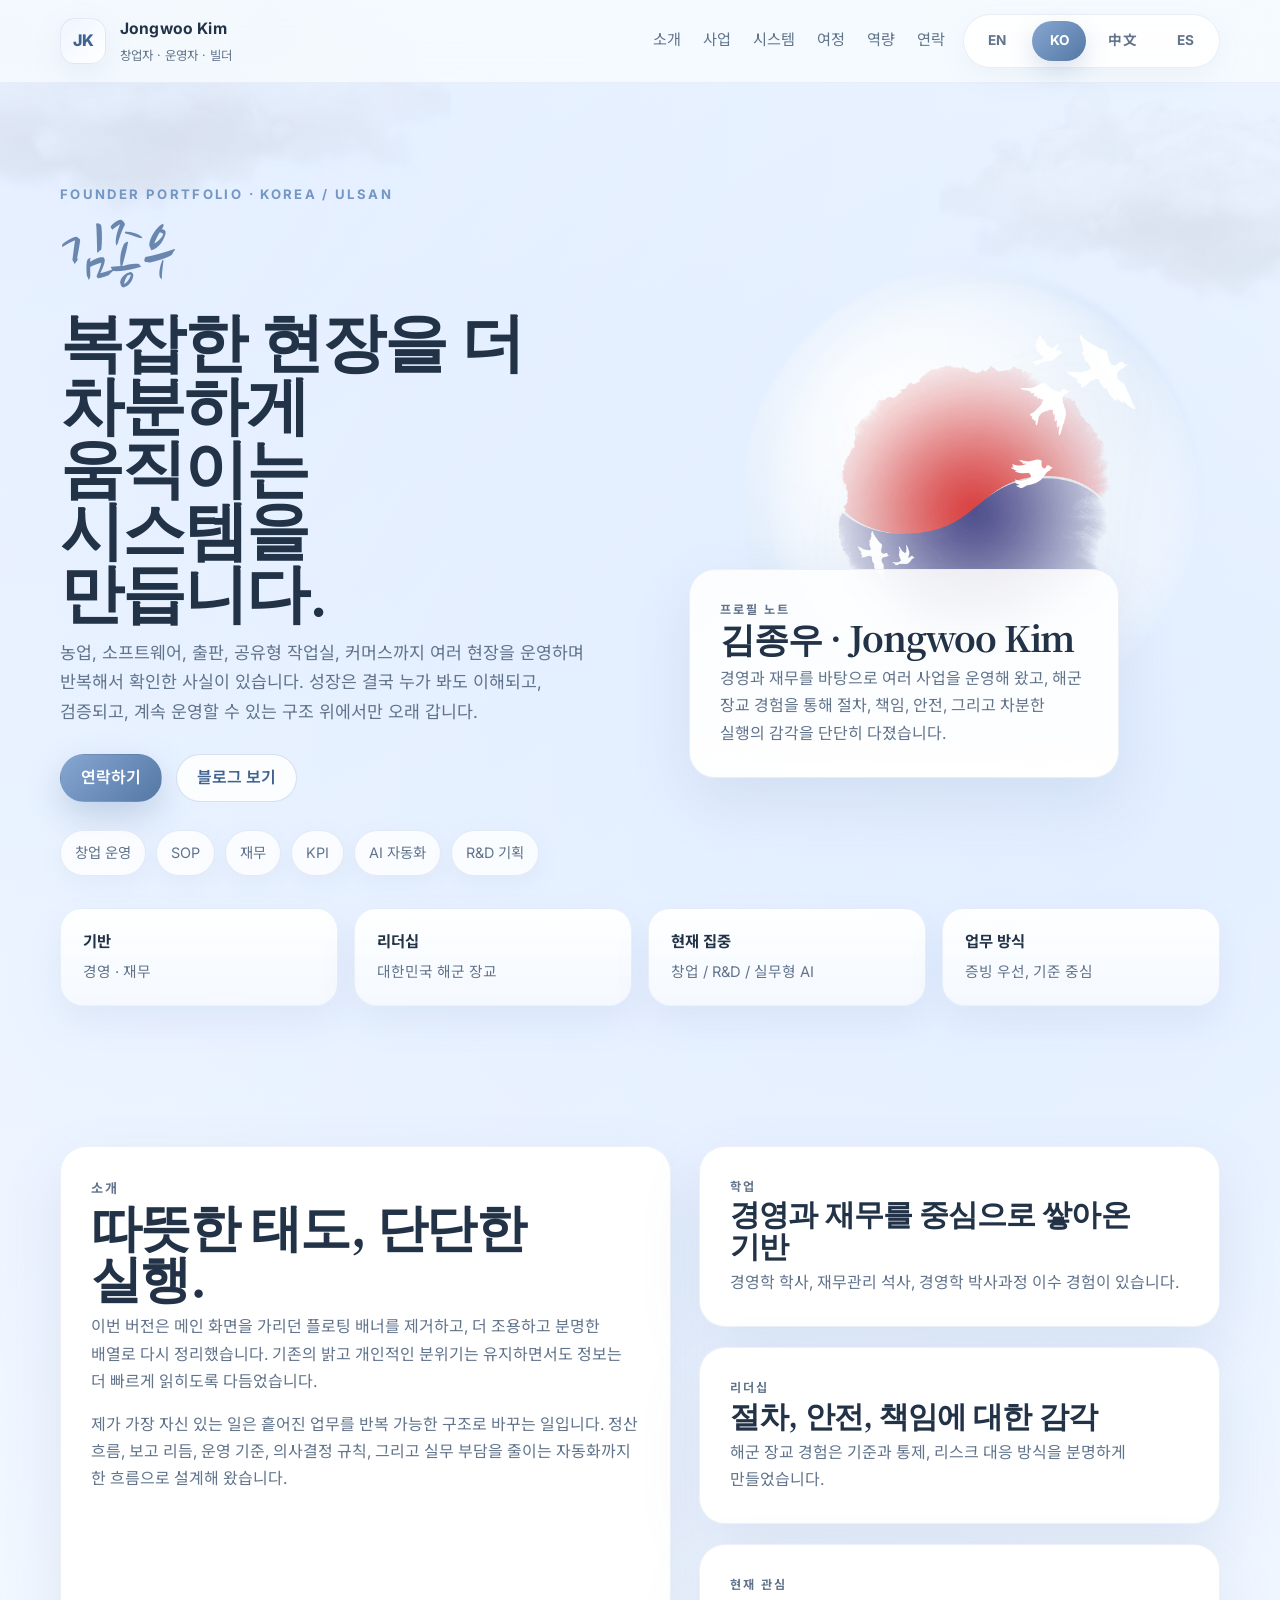
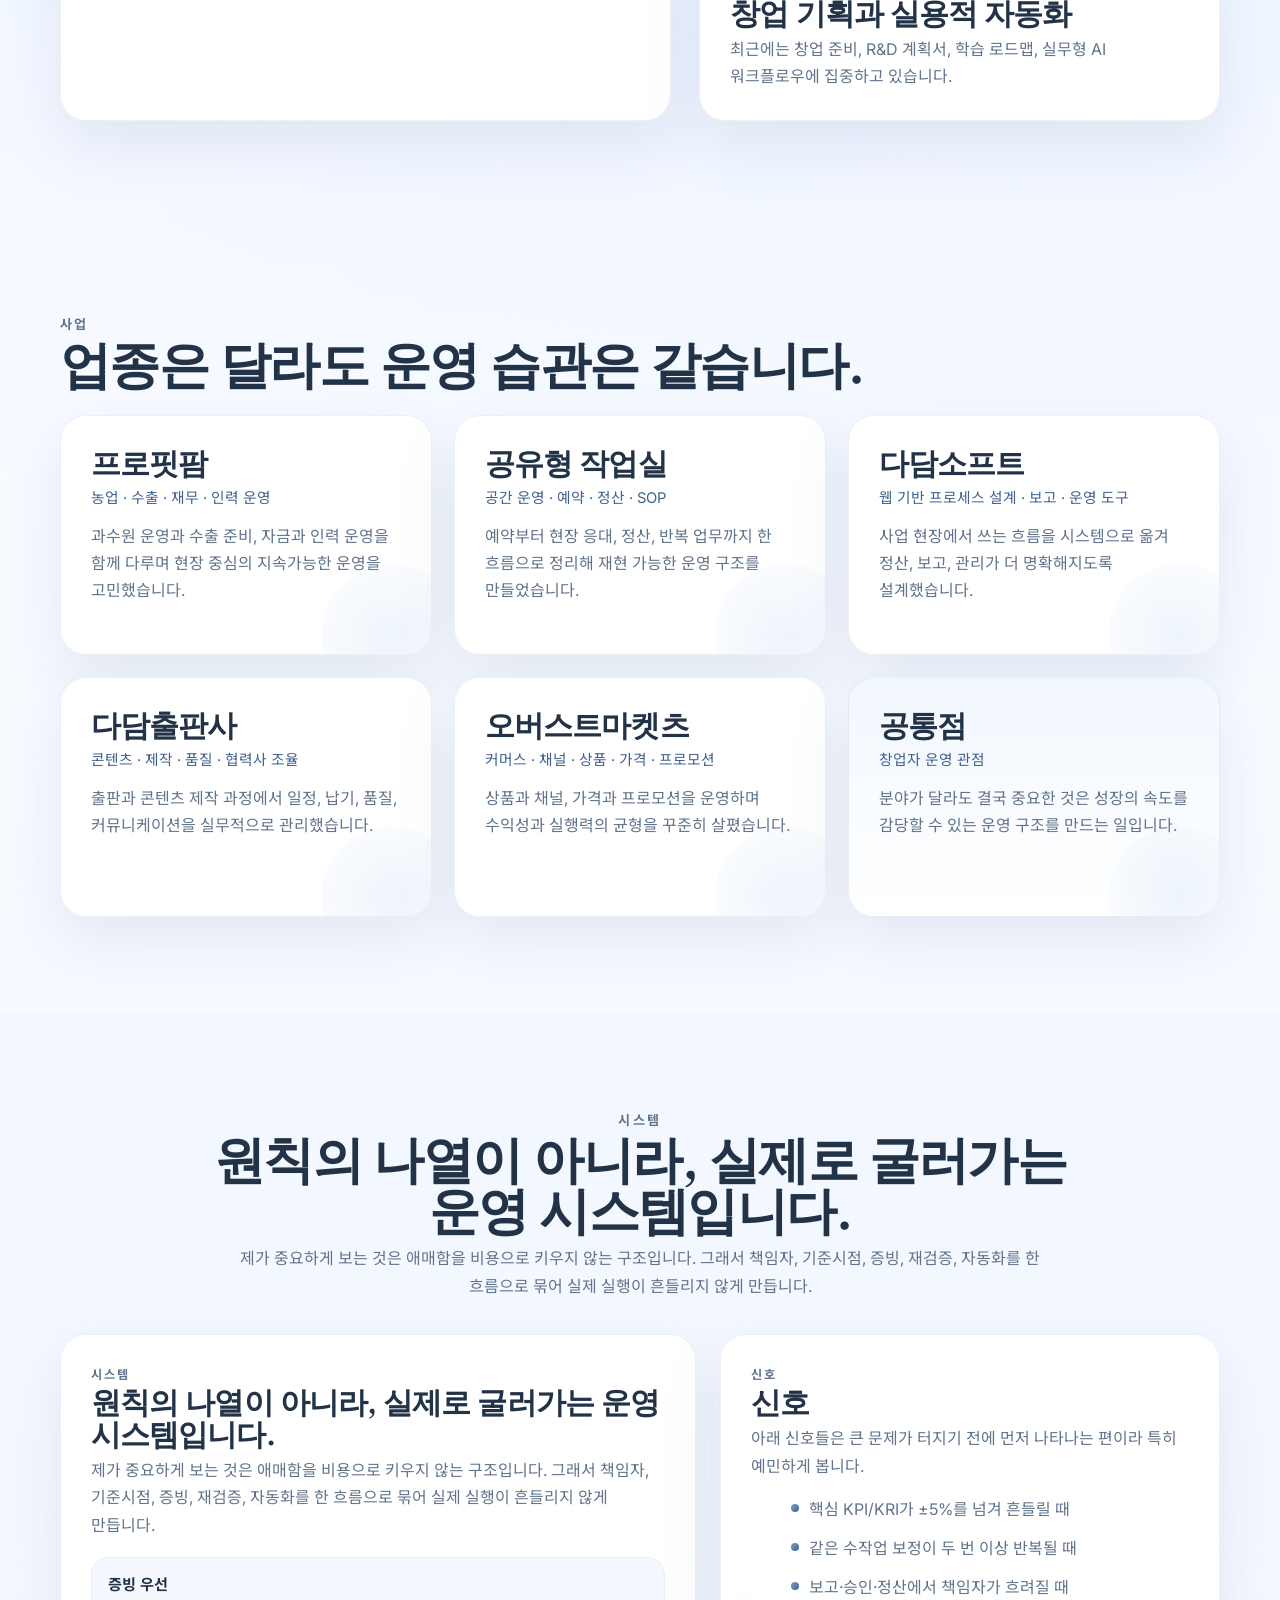
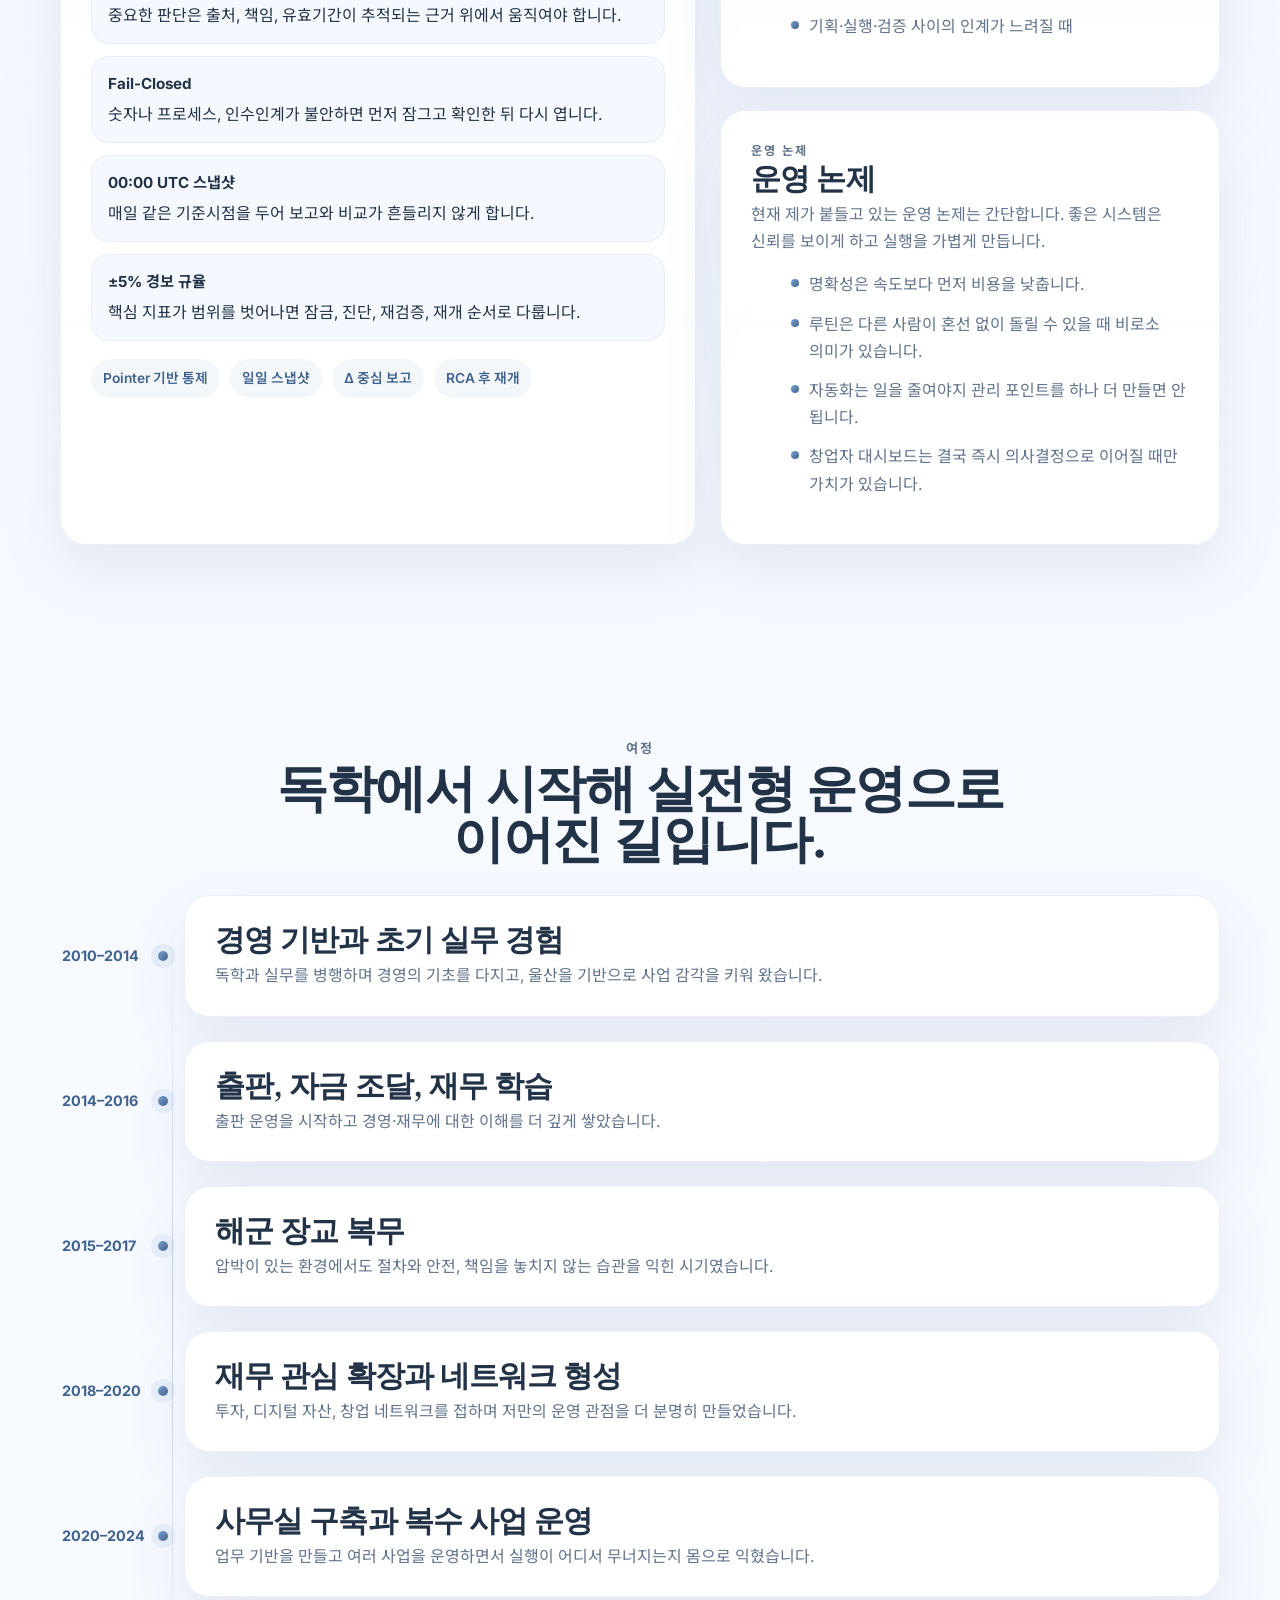
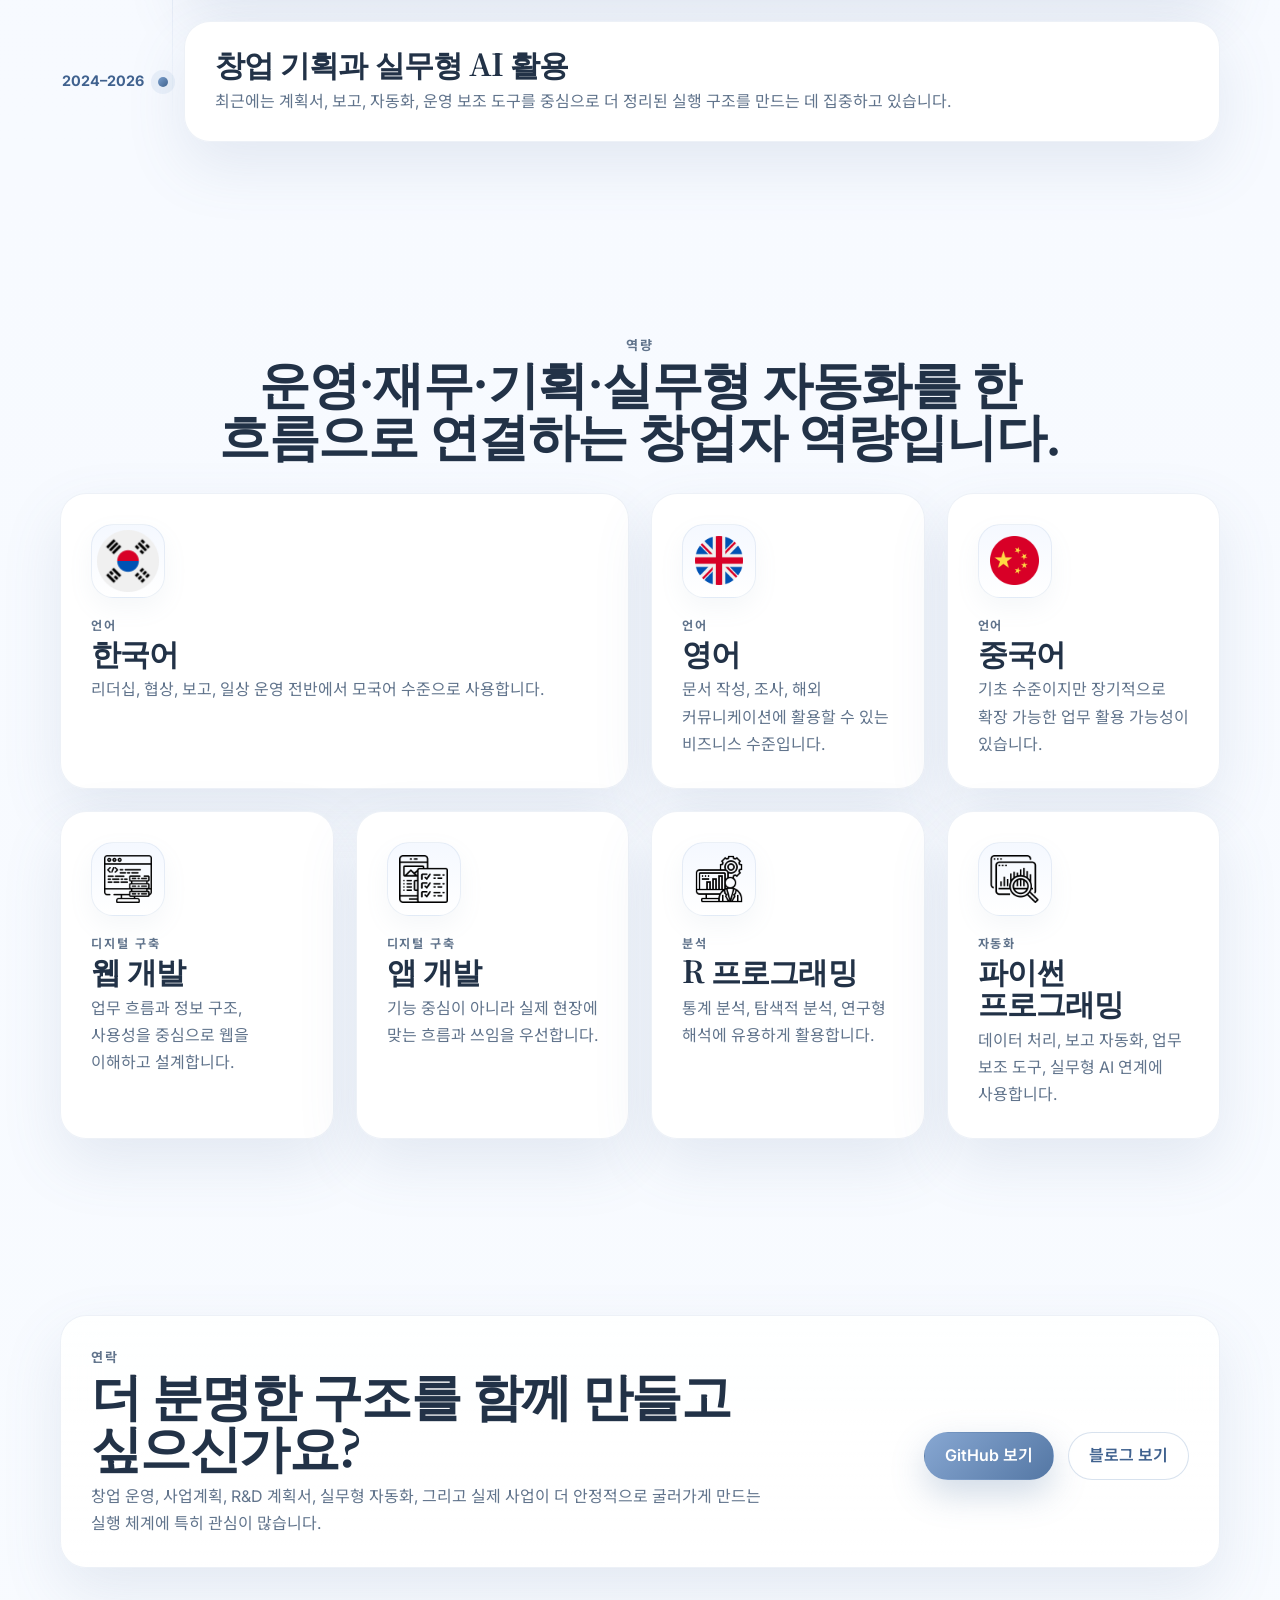
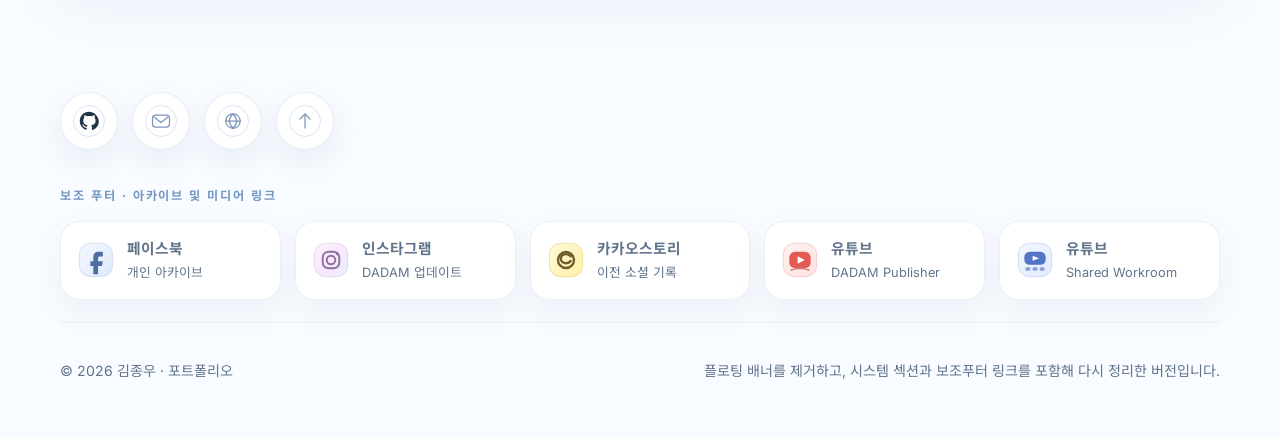
<file: ko.html>
<!DOCTYPE html>
<html lang="ko">
<head>
  <meta charset="UTF-8" />
  <meta name="viewport" content="width=device-width, initial-scale=1.0" />
  <meta name="description" content="김종우는 한국 울산을 기반으로 운영, 재무, 기획, 업무 자동화를 실무적으로 다루는 창업자이자 운영자입니다." />
  <meta name="theme-color" content="#f7fbff" />
  <title>김종우 | 창업자 · 운영자 · 빌더</title>
  <link rel="preconnect" href="https://fonts.googleapis.com">
  <link rel="preconnect" href="https://fonts.gstatic.com" crossorigin>
  <link href="https://fonts.googleapis.com/css2?family=Cormorant+Garamond:wght@500;600;700&family=Inter:wght@400;500;600;700;800&family=Nanum+Brush+Script&family=Noto+Sans+KR:wght@400;500;700&family=Noto+Sans+SC:wght@400;500;700&family=Noto+Serif+SC:wght@500;600;700&display=swap" rel="stylesheet">
  <link rel="icon" type="image/svg+xml" href="img/favicon.svg" />
  <link rel="stylesheet" href="css/styles.css" />
</head>
<body>
  <div class="site-noise" aria-hidden="true"></div>
  <img class="sky-cloud cloud-left" src="img/cloud.png" alt="" aria-hidden="true" />
  <img class="sky-cloud cloud-right" src="img/cloud.png" alt="" aria-hidden="true" />

  <header class="site-header">
    <div class="container header-inner">
      <a class="brand" href="#top" aria-label="Go to top">
        <span class="brand-mark">JK</span>
        <span class="brand-copy">
          <strong>Jongwoo Kim</strong>
          <small>창업자 · 운영자 · 빌더</small>
        </span>
      </a>
      <div class="header-tools">
        <nav class="main-nav"><a href="#hello">소개</a><a href="#ventures">사업</a><a href="#system">시스템</a><a href="#journey">여정</a><a href="#skills">역량</a><a href="#contact">연락</a></nav>
        <div class="lang-switch" aria-label="언어"><a class="lang-chip" href="index.html">EN</a><a class="lang-chip active" href="ko.html" aria-current="page">KO</a><a class="lang-chip" href="zh.html">中文</a><a class="lang-chip" href="es.html">ES</a></div>
      </div>
    </div>
  </header>

  <main id="top">
    <section class="hero section">
      <div class="container hero-grid">
        <div class="hero-copy">
          <p class="eyebrow">Founder portfolio · Korea / Ulsan</p>
          <p class="script-title">김종우</p>
          <h1>복잡한 현장을 더 차분하게 움직이는 시스템을 만듭니다.</h1>
          <p class="lead">농업, 소프트웨어, 출판, 공유형 작업실, 커머스까지 여러 현장을 운영하며 반복해서 확인한 사실이 있습니다. 성장은 결국 누가 봐도 이해되고, 검증되고, 계속 운영할 수 있는 구조 위에서만 오래 갑니다.</p>
          <div class="hero-actions"><a class="button primary" href="#contact">연락하기</a><a class="button secondary" href="https://dadampub.tistory.com/" target="_blank" rel="noreferrer">블로그 보기</a></div>
          <div class="tag-row"><span>창업 운영</span><span>SOP</span><span>재무</span><span>KPI</span><span>AI 자동화</span><span>R&D 기획</span></div>
        </div>

        <div class="hero-visual">
          <div class="hero-orb"></div>
          <div class="flag-plate"><img src="img/korean_flag.png" alt="Korean identity motif" /></div>
          <div class="profile-card card glass">
            <p class="card-label">프로필 노트</p>
            <h2>김종우 · Jongwoo Kim</h2>
            <p>경영과 재무를 바탕으로 여러 사업을 운영해 왔고, 해군 장교 경험을 통해 절차, 책임, 안전, 그리고 차분한 실행의 감각을 단단히 다졌습니다.</p>
          </div>
        </div>
      </div>

      <div class="container hero-facts">
        <div class="identity-grid"><article class="identity-card"><strong>기반</strong><span>경영 · 재무</span></article><article class="identity-card"><strong>리더십</strong><span>대한민국 해군 장교</span></article><article class="identity-card"><strong>현재 집중</strong><span>창업 / R&D / 실무형 AI</span></article><article class="identity-card"><strong>업무 방식</strong><span>증빙 우선, 기준 중심</span></article></div>
      </div>
    </section>

    <section class="section intro-band" id="hello">
      <div class="container split-grid">
        <article class="card intro-card">
          <p class="eyebrow">소개</p>
          <h2>따뜻한 태도, 단단한 실행.</h2>
          <p>이번 버전은 메인 화면을 가리던 플로팅 배너를 제거하고, 더 조용하고 분명한 배열로 다시 정리했습니다. 기존의 밝고 개인적인 분위기는 유지하면서도 정보는 더 빠르게 읽히도록 다듬었습니다.</p>
          <p>제가 가장 자신 있는 일은 흩어진 업무를 반복 가능한 구조로 바꾸는 일입니다. 정산 흐름, 보고 리듬, 운영 기준, 의사결정 규칙, 그리고 실무 부담을 줄이는 자동화까지 한 흐름으로 설계해 왔습니다.</p>
        </article>
        <div class="stacked-info"><article class="card soft-card"><p class="card-label">학업</p><h3>경영과 재무를 중심으로 쌓아온 기반</h3><p>경영학 학사, 재무관리 석사, 경영학 박사과정 이수 경험이 있습니다.</p></article><article class="card soft-card"><p class="card-label">리더십</p><h3>절차, 안전, 책임에 대한 감각</h3><p>해군 장교 경험은 기준과 통제, 리스크 대응 방식을 분명하게 만들었습니다.</p></article><article class="card soft-card"><p class="card-label">현재 관심</p><h3>창업 기획과 실용적 자동화</h3><p>최근에는 창업 준비, R&D 계획서, 학습 로드맵, 실무형 AI 워크플로우에 집중하고 있습니다.</p></article></div>
      </div>
    </section>

    <section class="section" id="ventures">
      <div class="container">
        <div class="section-heading">
          <p class="eyebrow">사업</p>
          <h2>업종은 달라도 운영 습관은 같습니다.</h2>
        </div>
        <div class="venture-grid"><article class="card venture-card"><h3>프로핏팜</h3><p class="venture-role">농업 · 수출 · 재무 · 인력 운영</p><p>과수원 운영과 수출 준비, 자금과 인력 운영을 함께 다루며 현장 중심의 지속가능한 운영을 고민했습니다.</p></article><article class="card venture-card"><h3>공유형 작업실</h3><p class="venture-role">공간 운영 · 예약 · 정산 · SOP</p><p>예약부터 현장 응대, 정산, 반복 업무까지 한 흐름으로 정리해 재현 가능한 운영 구조를 만들었습니다.</p></article><article class="card venture-card"><h3>다담소프트</h3><p class="venture-role">웹 기반 프로세스 설계 · 보고 · 운영 도구</p><p>사업 현장에서 쓰는 흐름을 시스템으로 옮겨 정산, 보고, 관리가 더 명확해지도록 설계했습니다.</p></article><article class="card venture-card"><h3>다담출판사</h3><p class="venture-role">콘텐츠 · 제작 · 품질 · 협력사 조율</p><p>출판과 콘텐츠 제작 과정에서 일정, 납기, 품질, 커뮤니케이션을 실무적으로 관리했습니다.</p></article><article class="card venture-card"><h3>오버스트마켓츠</h3><p class="venture-role">커머스 · 채널 · 상품 · 가격 · 프로모션</p><p>상품과 채널, 가격과 프로모션을 운영하며 수익성과 실행력의 균형을 꾸준히 살폈습니다.</p></article><article class="card venture-card featured-venture"><h3>공통점</h3><p class="venture-role">창업자 운영 관점</p><p>분야가 달라도 결국 중요한 것은 성장의 속도를 감당할 수 있는 운영 구조를 만드는 일입니다.</p></article></div>
      </div>
    </section>

    <section class="section system-section" id="system">
      <div class="container">
        <div class="section-heading centered">
          <p class="eyebrow">시스템</p>
          <h2>원칙의 나열이 아니라, 실제로 굴러가는 운영 시스템입니다.</h2>
          <p>제가 중요하게 보는 것은 애매함을 비용으로 키우지 않는 구조입니다. 그래서 책임자, 기준시점, 증빙, 재검증, 자동화를 한 흐름으로 묶어 실제 실행이 흔들리지 않게 만듭니다.</p>
        </div>
        <div class="system-grid">
          <article class="card system-card large">
            <p class="card-label">시스템</p>
            <h3>원칙의 나열이 아니라, 실제로 굴러가는 운영 시스템입니다.</h3>
            <p>제가 중요하게 보는 것은 애매함을 비용으로 키우지 않는 구조입니다. 그래서 책임자, 기준시점, 증빙, 재검증, 자동화를 한 흐름으로 묶어 실제 실행이 흔들리지 않게 만듭니다.</p>
            <div class="system-list"><article><strong>증빙 우선</strong><span>중요한 판단은 출처, 책임, 유효기간이 추적되는 근거 위에서 움직여야 합니다.</span></article><article><strong>Fail-Closed</strong><span>숫자나 프로세스, 인수인계가 불안하면 먼저 잠그고 확인한 뒤 다시 엽니다.</span></article><article><strong>00:00 UTC 스냅샷</strong><span>매일 같은 기준시점을 두어 보고와 비교가 흔들리지 않게 합니다.</span></article><article><strong>±5% 경보 규율</strong><span>핵심 지표가 범위를 벗어나면 잠금, 진단, 재검증, 재개 순서로 다룹니다.</span></article></div>
            <div class="system-tags"><span>Pointer 기반 통제</span><span>일일 스냅샷</span><span>Δ 중심 보고</span><span>RCA 후 재개</span></div>
          </article>

          <div class="system-stack">
            <article class="card system-card">
              <p class="card-label">신호</p>
              <h3>신호</h3>
              <p>아래 신호들은 큰 문제가 터지기 전에 먼저 나타나는 편이라 특히 예민하게 봅니다.</p>
              <ul class="signal-list"><li>핵심 KPI/KRI가 ±5%를 넘겨 흔들릴 때</li><li>같은 수작업 보정이 두 번 이상 반복될 때</li><li>보고·승인·정산에서 책임자가 흐려질 때</li><li>기획·실행·검증 사이의 인계가 느려질 때</li></ul>
            </article>
            <article class="card system-card">
              <p class="card-label">운영 논제</p>
              <h3>운영 논제</h3>
              <p>현재 제가 붙들고 있는 운영 논제는 간단합니다. 좋은 시스템은 신뢰를 보이게 하고 실행을 가볍게 만듭니다.</p>
              <ul class="thesis-list"><li>명확성은 속도보다 먼저 비용을 낮춥니다.</li><li>루틴은 다른 사람이 혼선 없이 돌릴 수 있을 때 비로소 의미가 있습니다.</li><li>자동화는 일을 줄여야지 관리 포인트를 하나 더 만들면 안 됩니다.</li><li>창업자 대시보드는 결국 즉시 의사결정으로 이어질 때만 가치가 있습니다.</li></ul>
            </article>
          </div>
        </div>
      </div>
    </section>

    <section class="section timeline-section" id="journey">
      <div class="container">
        <div class="section-heading centered">
          <p class="eyebrow">여정</p>
          <h2>독학에서 시작해 실전형 운영으로 이어진 길입니다.</h2>
        </div>
        <div class="timeline"><article class="timeline-item"><div class="year">2010–2014</div><div class="timeline-card card"><h3>경영 기반과 초기 실무 경험</h3><p>독학과 실무를 병행하며 경영의 기초를 다지고, 울산을 기반으로 사업 감각을 키워 왔습니다.</p></div></article><article class="timeline-item"><div class="year">2014–2016</div><div class="timeline-card card"><h3>출판, 자금 조달, 재무 학습</h3><p>출판 운영을 시작하고 경영·재무에 대한 이해를 더 깊게 쌓았습니다.</p></div></article><article class="timeline-item"><div class="year">2015–2017</div><div class="timeline-card card"><h3>해군 장교 복무</h3><p>압박이 있는 환경에서도 절차와 안전, 책임을 놓치지 않는 습관을 익힌 시기였습니다.</p></div></article><article class="timeline-item"><div class="year">2018–2020</div><div class="timeline-card card"><h3>재무 관심 확장과 네트워크 형성</h3><p>투자, 디지털 자산, 창업 네트워크를 접하며 저만의 운영 관점을 더 분명히 만들었습니다.</p></div></article><article class="timeline-item"><div class="year">2020–2024</div><div class="timeline-card card"><h3>사무실 구축과 복수 사업 운영</h3><p>업무 기반을 만들고 여러 사업을 운영하면서 실행이 어디서 무너지는지 몸으로 익혔습니다.</p></div></article><article class="timeline-item"><div class="year">2024–2026</div><div class="timeline-card card"><h3>창업 기획과 실무형 AI 활용</h3><p>최근에는 계획서, 보고, 자동화, 운영 보조 도구를 중심으로 더 정리된 실행 구조를 만드는 데 집중하고 있습니다.</p></div></article></div>
      </div>
    </section>

    <section class="section skills-section" id="skills">
      <div class="container">
        <div class="section-heading centered">
          <p class="eyebrow">역량</p>
          <h2>운영·재무·기획·실무형 자동화를 한 흐름으로 연결하는 창업자 역량입니다.</h2>
        </div>
        <div class="skills-cluster"><article class="card media-card wide"><div class="media-icon flag-korea"><img src="img/south-korea.png" alt="한국어" /></div><div><p class="card-label">언어</p><h3>한국어</h3><p>리더십, 협상, 보고, 일상 운영 전반에서 모국어 수준으로 사용합니다.</p></div></article><article class="card media-card"><div class="media-icon"><img src="img/united-kingdom.png" alt="영어" /></div><div><p class="card-label">언어</p><h3>영어</h3><p>문서 작성, 조사, 해외 커뮤니케이션에 활용할 수 있는 비즈니스 수준입니다.</p></div></article><article class="card media-card"><div class="media-icon"><img src="img/china.png" alt="중국어" /></div><div><p class="card-label">언어</p><h3>중국어</h3><p>기초 수준이지만 장기적으로 확장 가능한 업무 활용 가능성이 있습니다.</p></div></article><article class="card media-card"><div class="media-icon mono-icon"><img src="img/web-design.png" alt="웹 개발" /></div><div><p class="card-label">디지털 구축</p><h3>웹 개발</h3><p>업무 흐름과 정보 구조, 사용성을 중심으로 웹을 이해하고 설계합니다.</p></div></article><article class="card media-card"><div class="media-icon mono-icon"><img src="img/app-design.png" alt="앱 개발" /></div><div><p class="card-label">디지털 구축</p><h3>앱 개발</h3><p>기능 중심이 아니라 실제 현장에 맞는 흐름과 쓰임을 우선합니다.</p></div></article><article class="card media-card"><div class="media-icon mono-icon"><img src="img/R-programming.png" alt="R 프로그래밍" /></div><div><p class="card-label">분석</p><h3>R 프로그래밍</h3><p>통계 분석, 탐색적 분석, 연구형 해석에 유용하게 활용합니다.</p></div></article><article class="card media-card"><div class="media-icon mono-icon"><img src="img/Python-programming.png" alt="파이썬 프로그래밍" /></div><div><p class="card-label">자동화</p><h3>파이썬 프로그래밍</h3><p>데이터 처리, 보고 자동화, 업무 보조 도구, 실무형 AI 연계에 사용합니다.</p></div></article></div>
      </div>
    </section>

    <section class="section contact-section" id="contact">
      <div class="container">
        <div class="contact-card card glass">
          <div>
            <p class="eyebrow">연락</p>
            <h2>더 분명한 구조를 함께 만들고 싶으신가요?</h2>
            <p>창업 운영, 사업계획, R&D 계획서, 실무형 자동화, 그리고 실제 사업이 더 안정적으로 굴러가게 만드는 실행 체계에 특히 관심이 많습니다.</p>
          </div>
          <div class="contact-actions"><a class="button primary" href="https://github.com/oberstmarkts" target="_blank" rel="noreferrer">GitHub 보기</a><a class="button secondary" href="https://dadampub.tistory.com/" target="_blank" rel="noreferrer">블로그 보기</a></div>
        </div>
      </div>
    </section>
  </main>

  <footer class="site-footer">
    <div class="container footer-shell">
      <div class="footer-main">
        <div class="footer-social" aria-label="연락"><a class="social-link" href="https://github.com/oberstmarkts" aria-label="GitHub 프로필" target="_blank" rel="noreferrer"><img src="img/icon-github.svg" alt="" /></a><a class="social-link" href="mailto:dadampaper@gmail.com" aria-label="이메일"><img src="img/icon-mail.svg" alt="" /></a><a class="social-link" href="https://dadampub.tistory.com/" aria-label="다담 블로그" target="_blank" rel="noreferrer"><img src="img/icon-web.svg" alt="" /></a><a class="social-link" href="#top" aria-label="맨 위로"><img src="img/icon-top.svg" alt="" /></a></div>
      </div>
      <div class="secondary-footer">
        <p class="card-label">보조 푸터 · 아카이브 및 미디어 링크</p>
        <div class="secondary-grid"><a class="secondary-link" href="https://web.facebook.com/jongwoo.kim.376" target="_blank" rel="noreferrer"><img src="img/icon-facebook-soft.svg" alt="" /><span><strong>페이스북</strong><span>개인 아카이브</span></span></a><a class="secondary-link" href="https://www.instagram.com/dadampub" target="_blank" rel="noreferrer"><img src="img/icon-instagram-soft.svg" alt="" /><span><strong>인스타그램</strong><span>DADAM 업데이트</span></span></a><a class="secondary-link" href="https://story.kakao.com/oberstmarkts" target="_blank" rel="noreferrer"><img src="img/icon-kakaostory-soft.svg" alt="" /><span><strong>카카오스토리</strong><span>이전 소셜 기록</span></span></a><a class="secondary-link" href="https://www.youtube.com/@DADAMPublisher" target="_blank" rel="noreferrer"><img src="img/icon-youtube-dadam.svg" alt="" /><span><strong>유튜브</strong><span>DADAM Publisher</span></span></a><a class="secondary-link" href="https://www.youtube.com/@Shared_Workroom" target="_blank" rel="noreferrer"><img src="img/icon-youtube-workroom.svg" alt="" /><span><strong>유튜브</strong><span>Shared Workroom</span></span></a></div>
      </div>
      <div class="footer-inner">
        <p>© 2026 김종우 · 포트폴리오</p>
        <p>플로팅 배너를 제거하고, 시스템 섹션과 보조푸터 링크를 포함해 다시 정리한 버전입니다.</p>
      </div>
    </div>
  </footer>
</body>
</html>
</file>
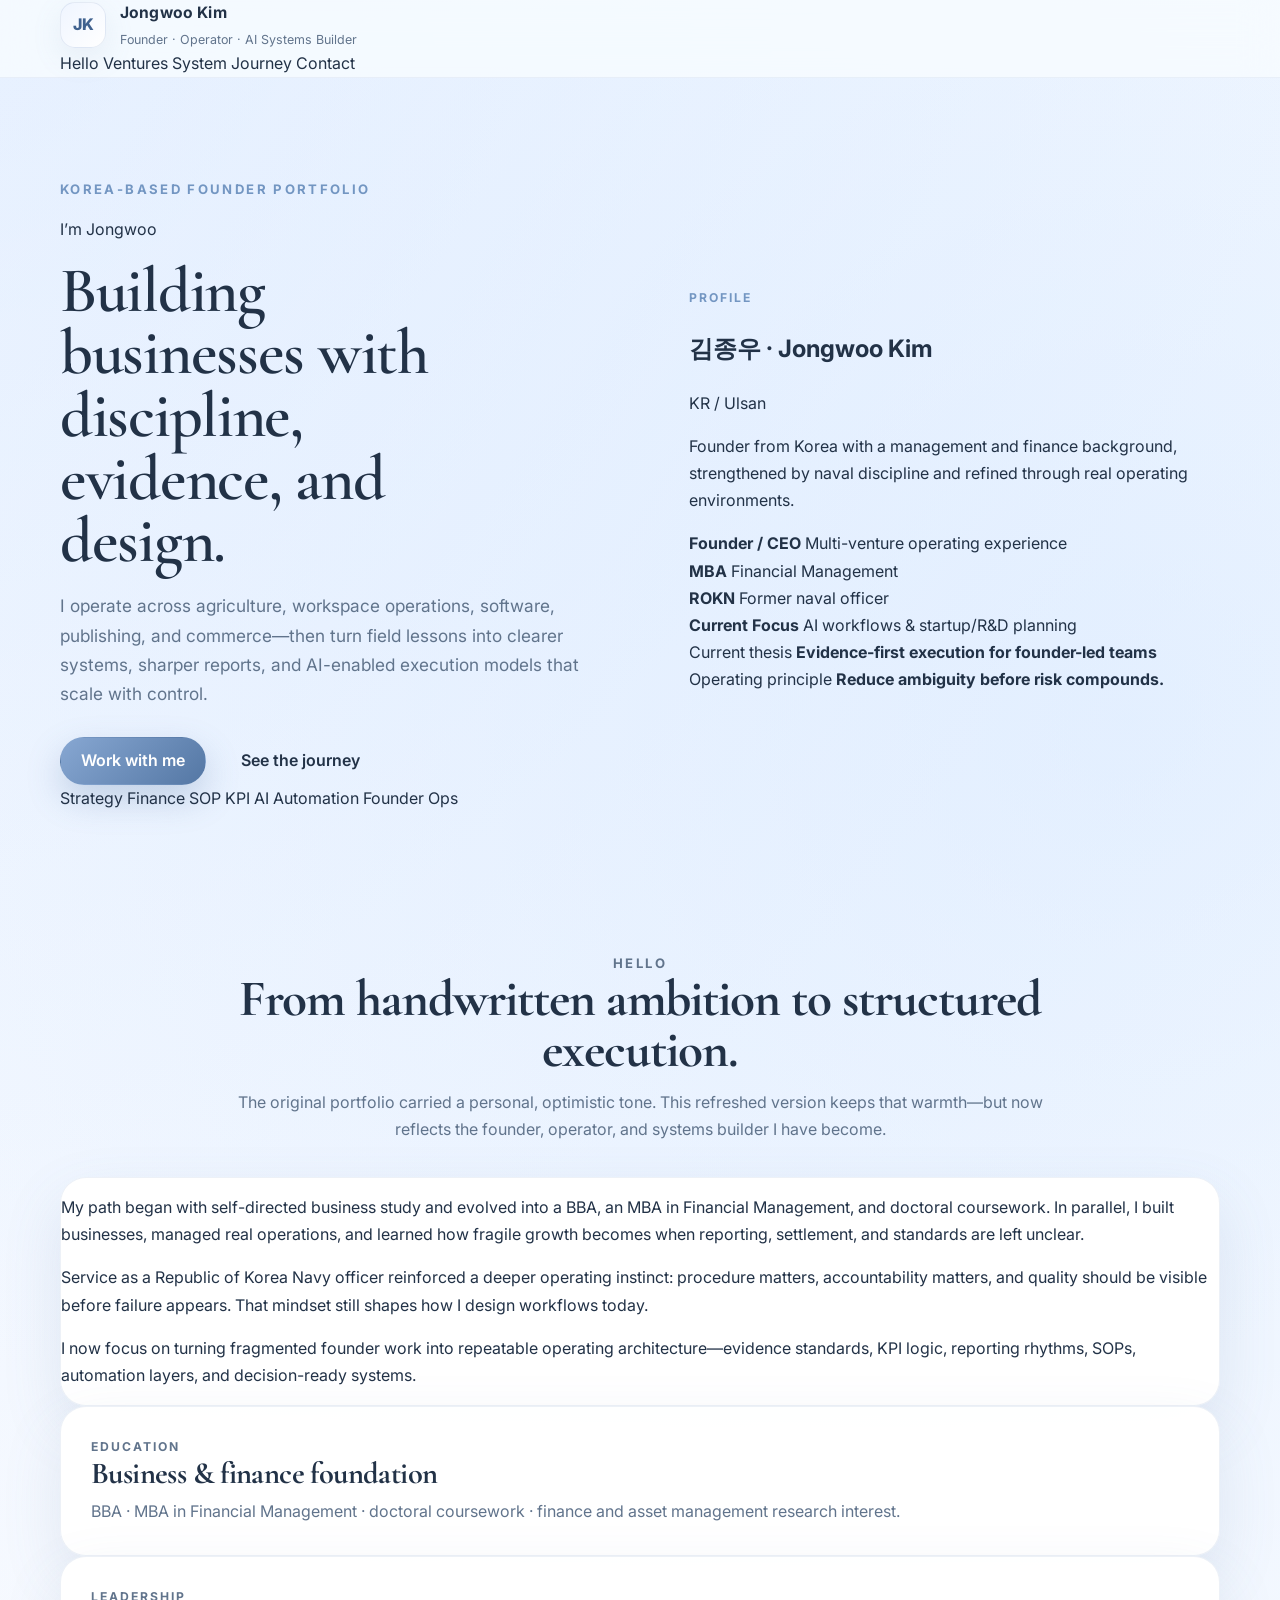
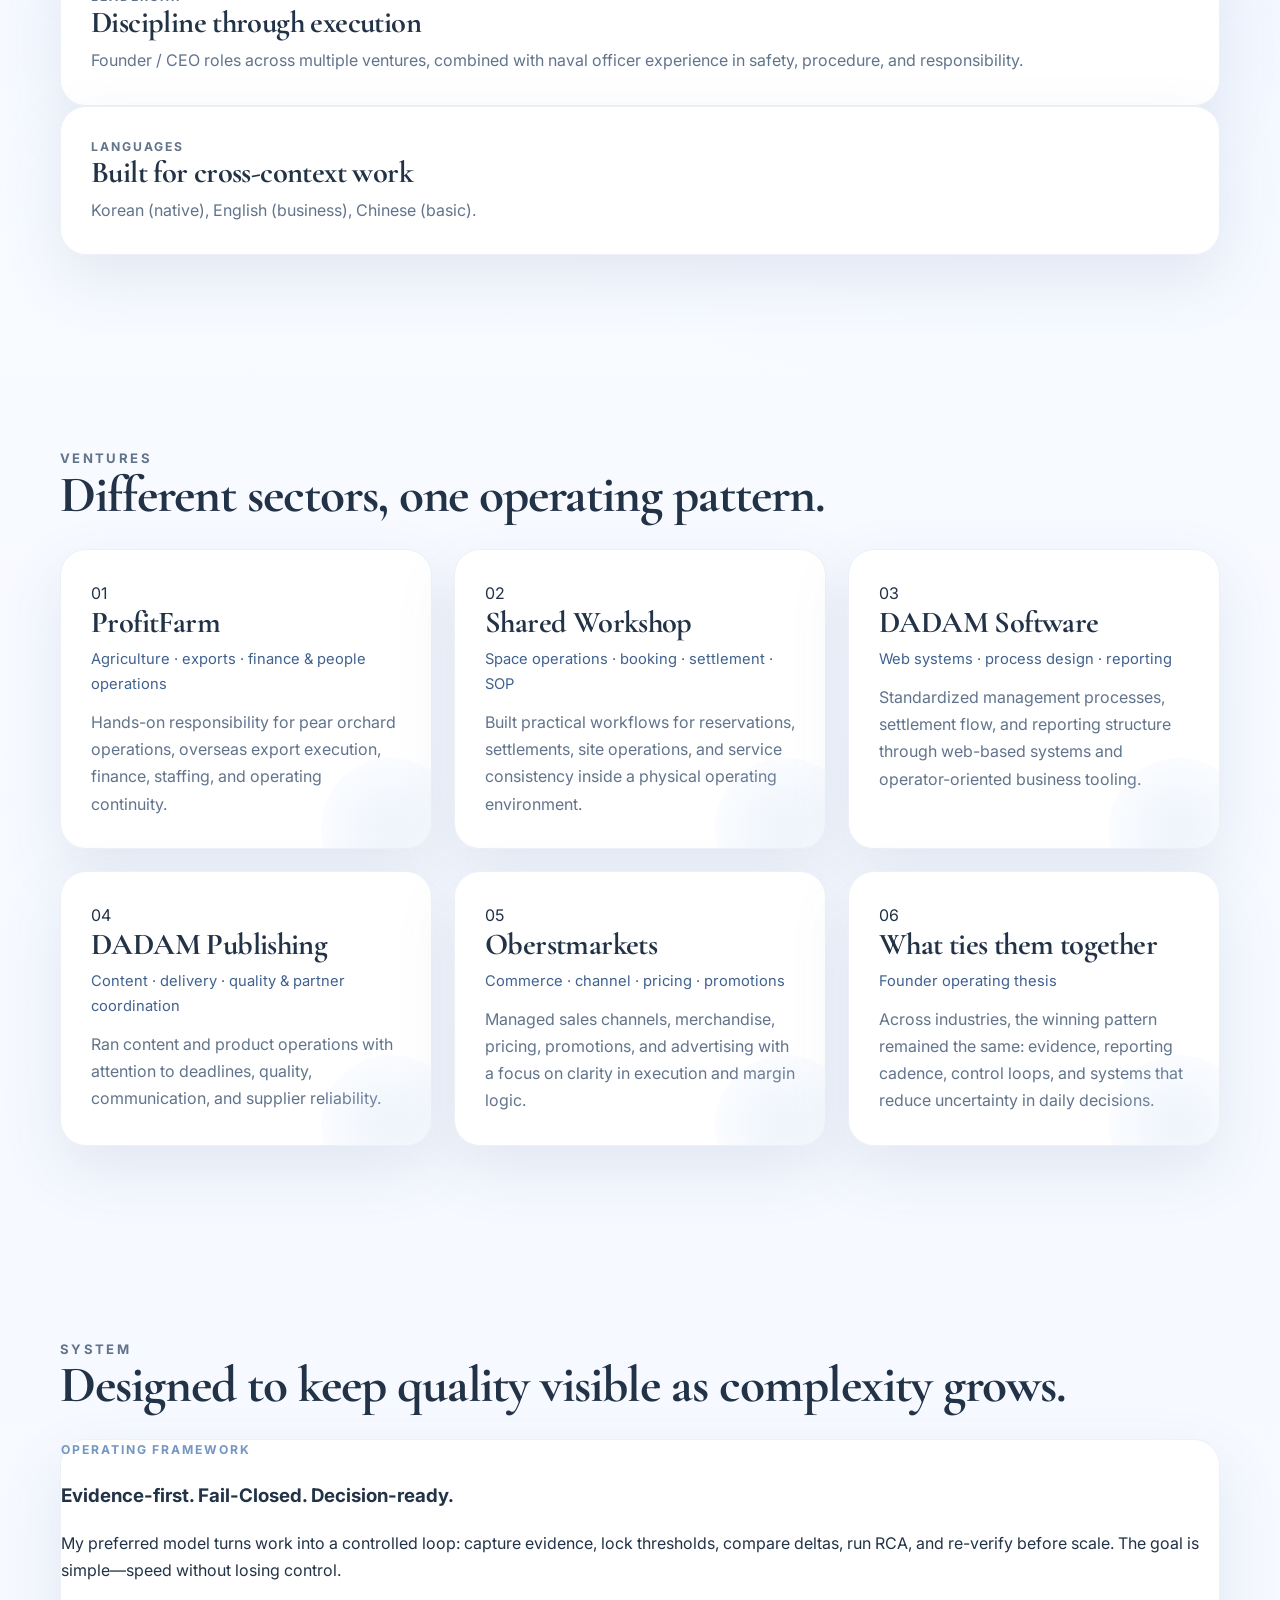
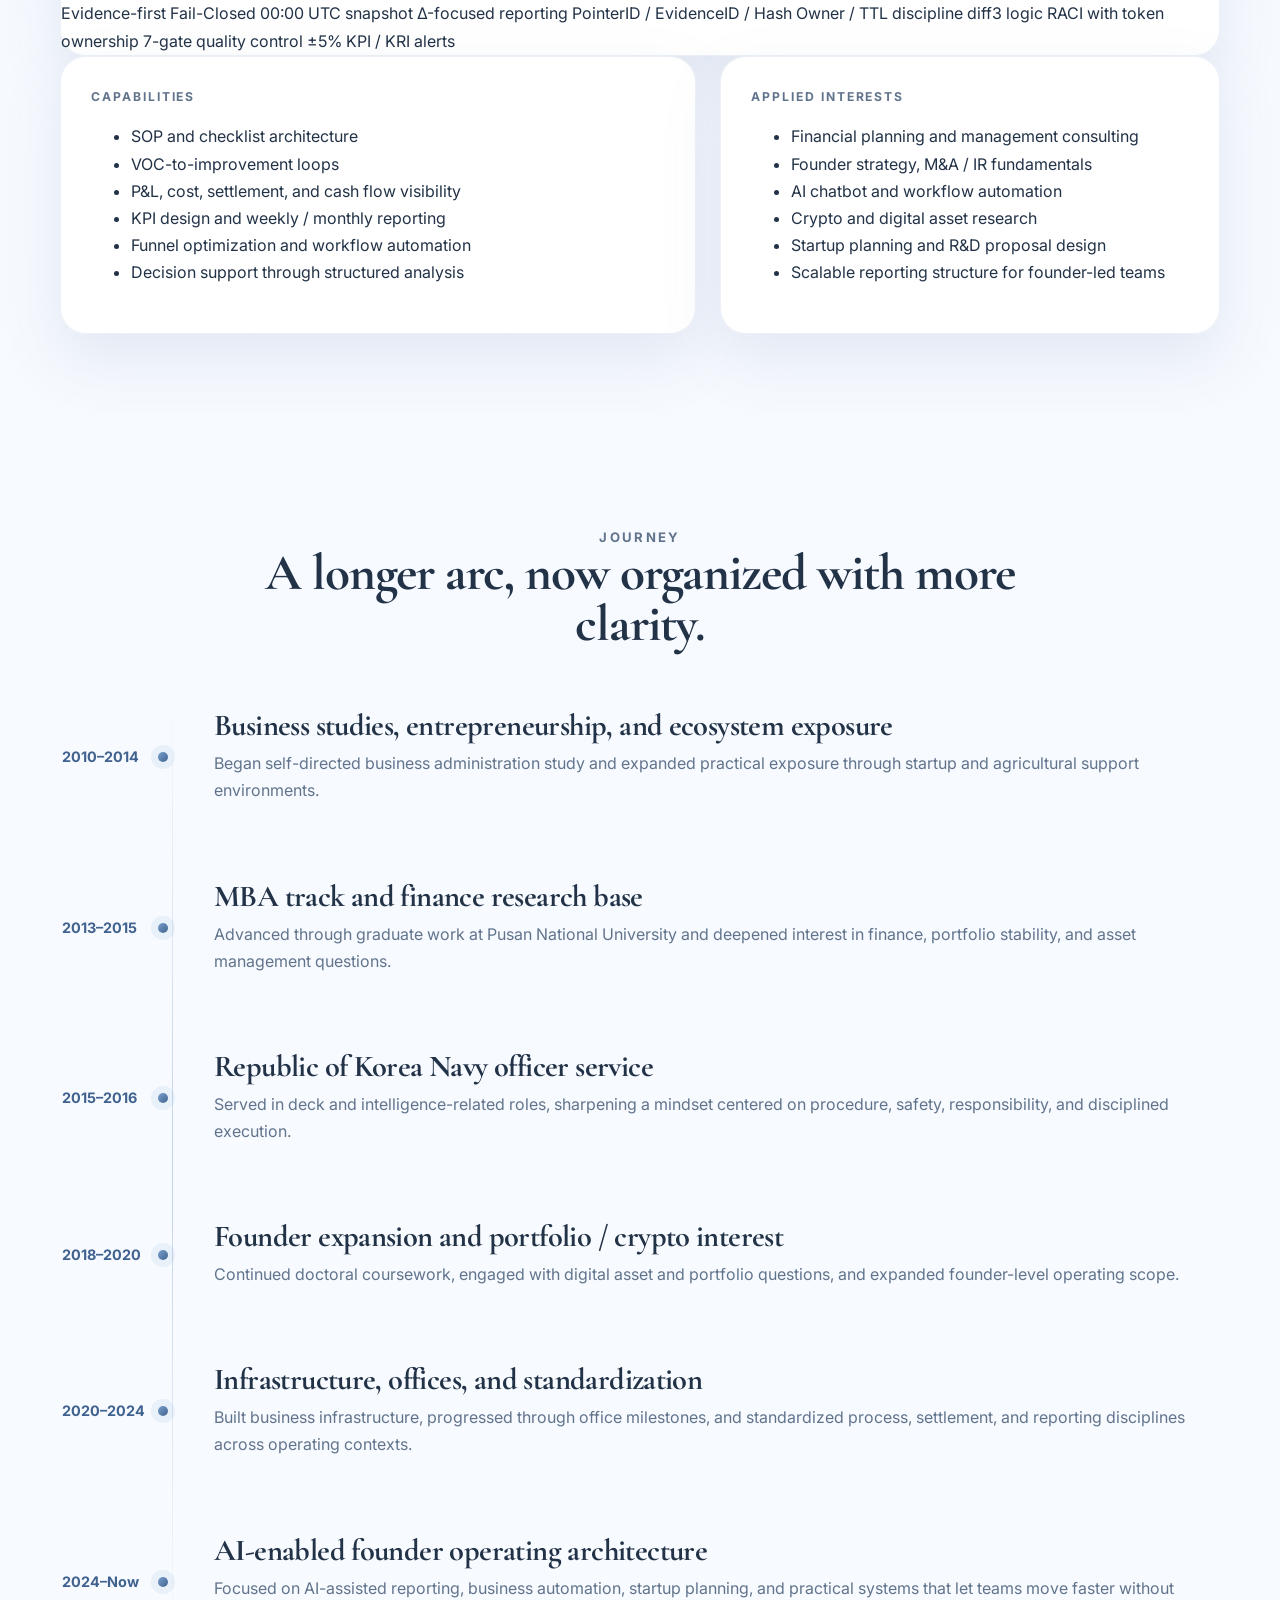
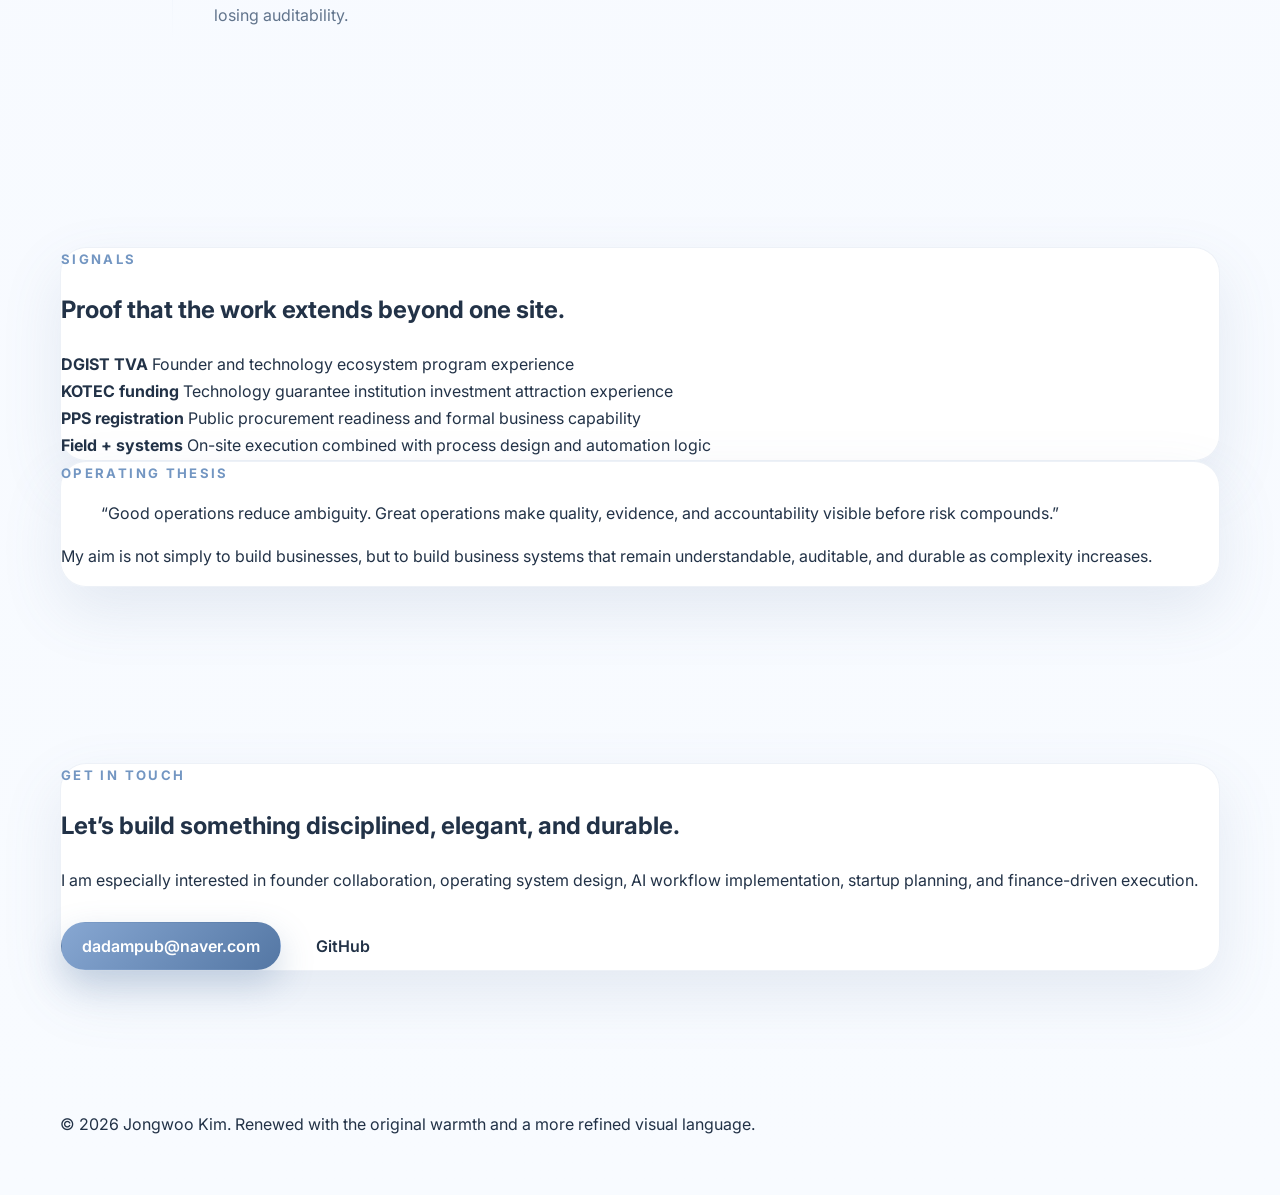
<file: original_index.html>
<!DOCTYPE html>
<html lang="en">
<head>
  <meta charset="UTF-8" />
  <meta name="viewport" content="width=device-width, initial-scale=1.0" />
  <meta name="description" content="Jongwoo Kim is a Korea-based founder, operator, and AI systems builder focused on evidence-driven operations, finance, automation, and venture building." />
  <meta name="theme-color" content="#f4efe6" />
  <title>Jongwoo Kim | Founder · Operator · AI Systems Builder</title>
  <link rel="preconnect" href="https://fonts.googleapis.com">
  <link rel="preconnect" href="https://fonts.gstatic.com" crossorigin>
  <link href="https://fonts.googleapis.com/css2?family=Cormorant+Garamond:wght@500;600;700&family=Inter:wght@400;500;600;700;800&family=Caveat:wght@600;700&display=swap" rel="stylesheet">
  <link rel="icon" type="image/svg+xml" href="img/favicon.svg" />
  <link rel="stylesheet" href="css/styles.css" />
</head>
<body>
  <div class="page-bg"></div>
  <div class="grain"></div>

  <header class="site-header">
    <div class="container nav-wrap">
      <a class="brand" href="#top" aria-label="Go to top">
        <span class="brand-mark">JK</span>
        <span class="brand-copy">
          <strong>Jongwoo Kim</strong>
          <small>Founder · Operator · AI Systems Builder</small>
        </span>
      </a>
      <nav class="nav">
        <a href="#about">Hello</a>
        <a href="#ventures">Ventures</a>
        <a href="#system">System</a>
        <a href="#journey">Journey</a>
        <a href="#contact">Contact</a>
      </nav>
    </div>
  </header>

  <main id="top">
    <section class="hero section">
      <div class="container hero-grid">
        <div class="hero-copy">
          <p class="eyebrow">Korea-based founder portfolio</p>
          <p class="handwriting">I’m Jongwoo</p>
          <h1>Building businesses with <span>discipline, evidence, and design.</span></h1>
          <p class="lead">
            I operate across agriculture, workspace operations, software, publishing,
            and commerce—then turn field lessons into clearer systems, sharper reports,
            and AI-enabled execution models that scale with control.
          </p>
          <div class="hero-actions">
            <a class="button primary" href="#contact">Work with me</a>
            <a class="button ghost" href="#journey">See the journey</a>
          </div>

          <div class="hero-ribbon">
            <span>Strategy</span>
            <span>Finance</span>
            <span>SOP</span>
            <span>KPI</span>
            <span>AI Automation</span>
            <span>Founder Ops</span>
          </div>
        </div>

        <div class="hero-stage" aria-hidden="true">
          <div class="cloud cloud-a"></div>
          <div class="cloud cloud-b"></div>
          <div class="cloud cloud-c"></div>
          <div class="portrait-card">
            <div class="portrait-top">
              <div>
                <p class="card-label">Profile</p>
                <h2>김종우 · Jongwoo Kim</h2>
              </div>
              <span class="flag-chip">KR / Ulsan</span>
            </div>
            <p>
              Founder from Korea with a management and finance background, strengthened
              by naval discipline and refined through real operating environments.
            </p>
            <div class="portrait-grid">
              <article>
                <strong>Founder / CEO</strong>
                <span>Multi-venture operating experience</span>
              </article>
              <article>
                <strong>MBA</strong>
                <span>Financial Management</span>
              </article>
              <article>
                <strong>ROKN</strong>
                <span>Former naval officer</span>
              </article>
              <article>
                <strong>Current Focus</strong>
                <span>AI workflows & startup/R&amp;D planning</span>
              </article>
            </div>
          </div>
          <div class="floating-note note-a">
            <span>Current thesis</span>
            <strong>Evidence-first execution for founder-led teams</strong>
          </div>
          <div class="floating-note note-b">
            <span>Operating principle</span>
            <strong>Reduce ambiguity before risk compounds.</strong>
          </div>
        </div>
      </div>
    </section>

    <section class="section" id="about">
      <div class="container">
        <div class="section-heading centered">
          <p class="eyebrow">Hello</p>
          <h2>From handwritten ambition to structured execution.</h2>
          <p>
            The original portfolio carried a personal, optimistic tone. This refreshed
            version keeps that warmth—but now reflects the founder, operator, and
            systems builder I have become.
          </p>
        </div>

        <div class="about-grid">
          <article class="card narrative-card">
            <p>
              My path began with self-directed business study and evolved into a BBA,
              an MBA in Financial Management, and doctoral coursework. In parallel, I
              built businesses, managed real operations, and learned how fragile growth
              becomes when reporting, settlement, and standards are left unclear.
            </p>
            <p>
              Service as a Republic of Korea Navy officer reinforced a deeper operating
              instinct: procedure matters, accountability matters, and quality should be
              visible before failure appears. That mindset still shapes how I design
              workflows today.
            </p>
            <p>
              I now focus on turning fragmented founder work into repeatable operating
              architecture—evidence standards, KPI logic, reporting rhythms, SOPs,
              automation layers, and decision-ready systems.
            </p>
          </article>

          <div class="about-stack">
            <article class="card soft-card">
              <p class="card-label">Education</p>
              <h3>Business & finance foundation</h3>
              <p>BBA · MBA in Financial Management · doctoral coursework · finance and asset management research interest.</p>
            </article>
            <article class="card soft-card">
              <p class="card-label">Leadership</p>
              <h3>Discipline through execution</h3>
              <p>Founder / CEO roles across multiple ventures, combined with naval officer experience in safety, procedure, and responsibility.</p>
            </article>
            <article class="card soft-card">
              <p class="card-label">Languages</p>
              <h3>Built for cross-context work</h3>
              <p>Korean (native), English (business), Chinese (basic).</p>
            </article>
          </div>
        </div>
      </div>
    </section>

    <section class="section highlight-band" id="ventures">
      <div class="container">
        <div class="section-heading">
          <p class="eyebrow">Ventures</p>
          <h2>Different sectors, one operating pattern.</h2>
        </div>

        <div class="venture-grid">
          <article class="card venture-card">
            <span class="venture-index">01</span>
            <h3>ProfitFarm</h3>
            <p class="venture-role">Agriculture · exports · finance & people operations</p>
            <p>Hands-on responsibility for pear orchard operations, overseas export execution, finance, staffing, and operating continuity.</p>
          </article>
          <article class="card venture-card">
            <span class="venture-index">02</span>
            <h3>Shared Workshop</h3>
            <p class="venture-role">Space operations · booking · settlement · SOP</p>
            <p>Built practical workflows for reservations, settlements, site operations, and service consistency inside a physical operating environment.</p>
          </article>
          <article class="card venture-card">
            <span class="venture-index">03</span>
            <h3>DADAM Software</h3>
            <p class="venture-role">Web systems · process design · reporting</p>
            <p>Standardized management processes, settlement flow, and reporting structure through web-based systems and operator-oriented business tooling.</p>
          </article>
          <article class="card venture-card">
            <span class="venture-index">04</span>
            <h3>DADAM Publishing</h3>
            <p class="venture-role">Content · delivery · quality & partner coordination</p>
            <p>Ran content and product operations with attention to deadlines, quality, communication, and supplier reliability.</p>
          </article>
          <article class="card venture-card">
            <span class="venture-index">05</span>
            <h3>Oberstmarkets</h3>
            <p class="venture-role">Commerce · channel · pricing · promotions</p>
            <p>Managed sales channels, merchandise, pricing, promotions, and advertising with a focus on clarity in execution and margin logic.</p>
          </article>
          <article class="card venture-card feature-card">
            <span class="venture-index">06</span>
            <h3>What ties them together</h3>
            <p class="venture-role">Founder operating thesis</p>
            <p>Across industries, the winning pattern remained the same: evidence, reporting cadence, control loops, and systems that reduce uncertainty in daily decisions.</p>
          </article>
        </div>
      </div>
    </section>

    <section class="section" id="system">
      <div class="container">
        <div class="section-heading">
          <p class="eyebrow">System</p>
          <h2>Designed to keep quality visible as complexity grows.</h2>
        </div>

        <div class="system-shell">
          <article class="card system-hero">
            <div class="system-copy">
              <p class="card-label">Operating framework</p>
              <h3>Evidence-first. Fail-Closed. Decision-ready.</h3>
              <p>
                My preferred model turns work into a controlled loop: capture evidence,
                lock thresholds, compare deltas, run RCA, and re-verify before scale.
                The goal is simple—speed without losing control.
              </p>
            </div>
            <div class="pill-grid">
              <span>Evidence-first</span>
              <span>Fail-Closed</span>
              <span>00:00 UTC snapshot</span>
              <span>Δ-focused reporting</span>
              <span>PointerID / EvidenceID / Hash</span>
              <span>Owner / TTL discipline</span>
              <span>diff3 logic</span>
              <span>RACI with token ownership</span>
              <span>7-gate quality control</span>
              <span>±5% KPI / KRI alerts</span>
            </div>
          </article>

          <div class="system-grid">
            <article class="card system-card">
              <p class="card-label">Capabilities</p>
              <ul class="clean-list">
                <li>SOP and checklist architecture</li>
                <li>VOC-to-improvement loops</li>
                <li>P&amp;L, cost, settlement, and cash flow visibility</li>
                <li>KPI design and weekly / monthly reporting</li>
                <li>Funnel optimization and workflow automation</li>
                <li>Decision support through structured analysis</li>
              </ul>
            </article>
            <article class="card system-card warm">
              <p class="card-label">Applied interests</p>
              <ul class="clean-list">
                <li>Financial planning and management consulting</li>
                <li>Founder strategy, M&amp;A / IR fundamentals</li>
                <li>AI chatbot and workflow automation</li>
                <li>Crypto and digital asset research</li>
                <li>Startup planning and R&amp;D proposal design</li>
                <li>Scalable reporting structure for founder-led teams</li>
              </ul>
            </article>
          </div>
        </div>
      </div>
    </section>

    <section class="section" id="journey">
      <div class="container">
        <div class="section-heading centered">
          <p class="eyebrow">Journey</p>
          <h2>A longer arc, now organized with more clarity.</h2>
        </div>

        <div class="timeline">
          <article class="timeline-item">
            <span class="year">2010–2014</span>
            <div class="timeline-card">
              <h3>Business studies, entrepreneurship, and ecosystem exposure</h3>
              <p>Began self-directed business administration study and expanded practical exposure through startup and agricultural support environments.</p>
            </div>
          </article>
          <article class="timeline-item">
            <span class="year">2013–2015</span>
            <div class="timeline-card">
              <h3>MBA track and finance research base</h3>
              <p>Advanced through graduate work at Pusan National University and deepened interest in finance, portfolio stability, and asset management questions.</p>
            </div>
          </article>
          <article class="timeline-item">
            <span class="year">2015–2016</span>
            <div class="timeline-card">
              <h3>Republic of Korea Navy officer service</h3>
              <p>Served in deck and intelligence-related roles, sharpening a mindset centered on procedure, safety, responsibility, and disciplined execution.</p>
            </div>
          </article>
          <article class="timeline-item">
            <span class="year">2018–2020</span>
            <div class="timeline-card">
              <h3>Founder expansion and portfolio / crypto interest</h3>
              <p>Continued doctoral coursework, engaged with digital asset and portfolio questions, and expanded founder-level operating scope.</p>
            </div>
          </article>
          <article class="timeline-item">
            <span class="year">2020–2024</span>
            <div class="timeline-card">
              <h3>Infrastructure, offices, and standardization</h3>
              <p>Built business infrastructure, progressed through office milestones, and standardized process, settlement, and reporting disciplines across operating contexts.</p>
            </div>
          </article>
          <article class="timeline-item">
            <span class="year">2024–Now</span>
            <div class="timeline-card">
              <h3>AI-enabled founder operating architecture</h3>
              <p>Focused on AI-assisted reporting, business automation, startup planning, and practical systems that let teams move faster without losing auditability.</p>
            </div>
          </article>
        </div>
      </div>
    </section>

    <section class="section credentials-section">
      <div class="container credentials-grid">
        <article class="card credentials-card">
          <p class="eyebrow">Signals</p>
          <h2>Proof that the work extends beyond one site.</h2>
          <div class="signal-grid">
            <div>
              <strong>DGIST TVA</strong>
              <span>Founder and technology ecosystem program experience</span>
            </div>
            <div>
              <strong>KOTEC funding</strong>
              <span>Technology guarantee institution investment attraction experience</span>
            </div>
            <div>
              <strong>PPS registration</strong>
              <span>Public procurement readiness and formal business capability</span>
            </div>
            <div>
              <strong>Field + systems</strong>
              <span>On-site execution combined with process design and automation logic</span>
            </div>
          </div>
        </article>

        <article class="card quote-card">
          <p class="eyebrow">Operating thesis</p>
          <blockquote>
            “Good operations reduce ambiguity. Great operations make quality,
            evidence, and accountability visible before risk compounds.”
          </blockquote>
          <p>
            My aim is not simply to build businesses, but to build business systems that
            remain understandable, auditable, and durable as complexity increases.
          </p>
        </article>
      </div>
    </section>

    <section class="section contact-section" id="contact">
      <div class="container">
        <div class="contact-panel card">
          <div class="contact-copy">
            <p class="eyebrow">Get in touch</p>
            <h2>Let’s build something disciplined, elegant, and durable.</h2>
            <p>
              I am especially interested in founder collaboration, operating system
              design, AI workflow implementation, startup planning, and finance-driven
              execution.
            </p>
          </div>
          <div class="contact-actions">
            <a class="button primary" href="mailto:dadampub@naver.com">dadampub@naver.com</a>
            <a class="button ghost" href="https://github.com/oberstmarkts" target="_blank" rel="noreferrer">GitHub</a>
          </div>
        </div>
      </div>
    </section>
  </main>

  <footer class="site-footer">
    <div class="container footer-wrap">
      <p>© <span id="year">2026</span> Jongwoo Kim. Renewed with the original warmth and a more refined visual language.</p>
    </div>
  </footer>

  <script>
    document.getElementById('year').textContent = new Date().getFullYear();
  </script>
</body>
</html>
</file>
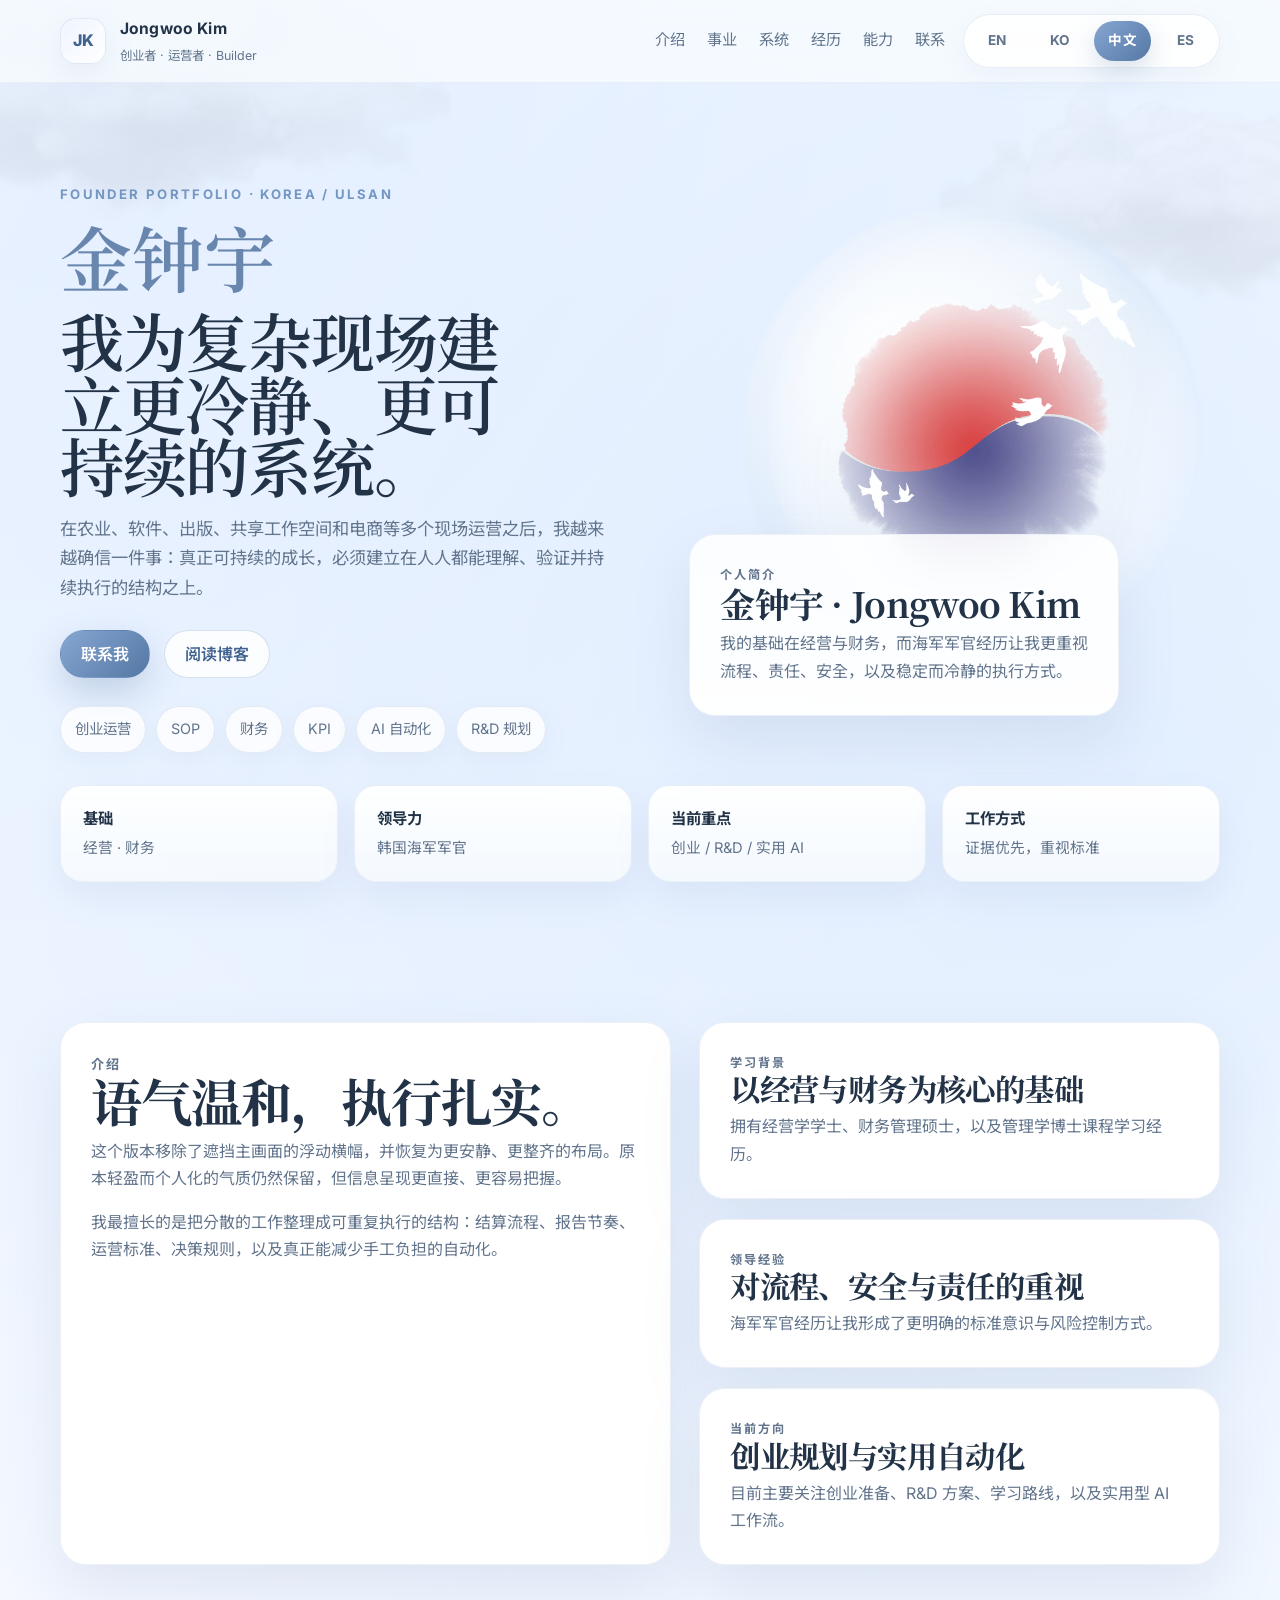
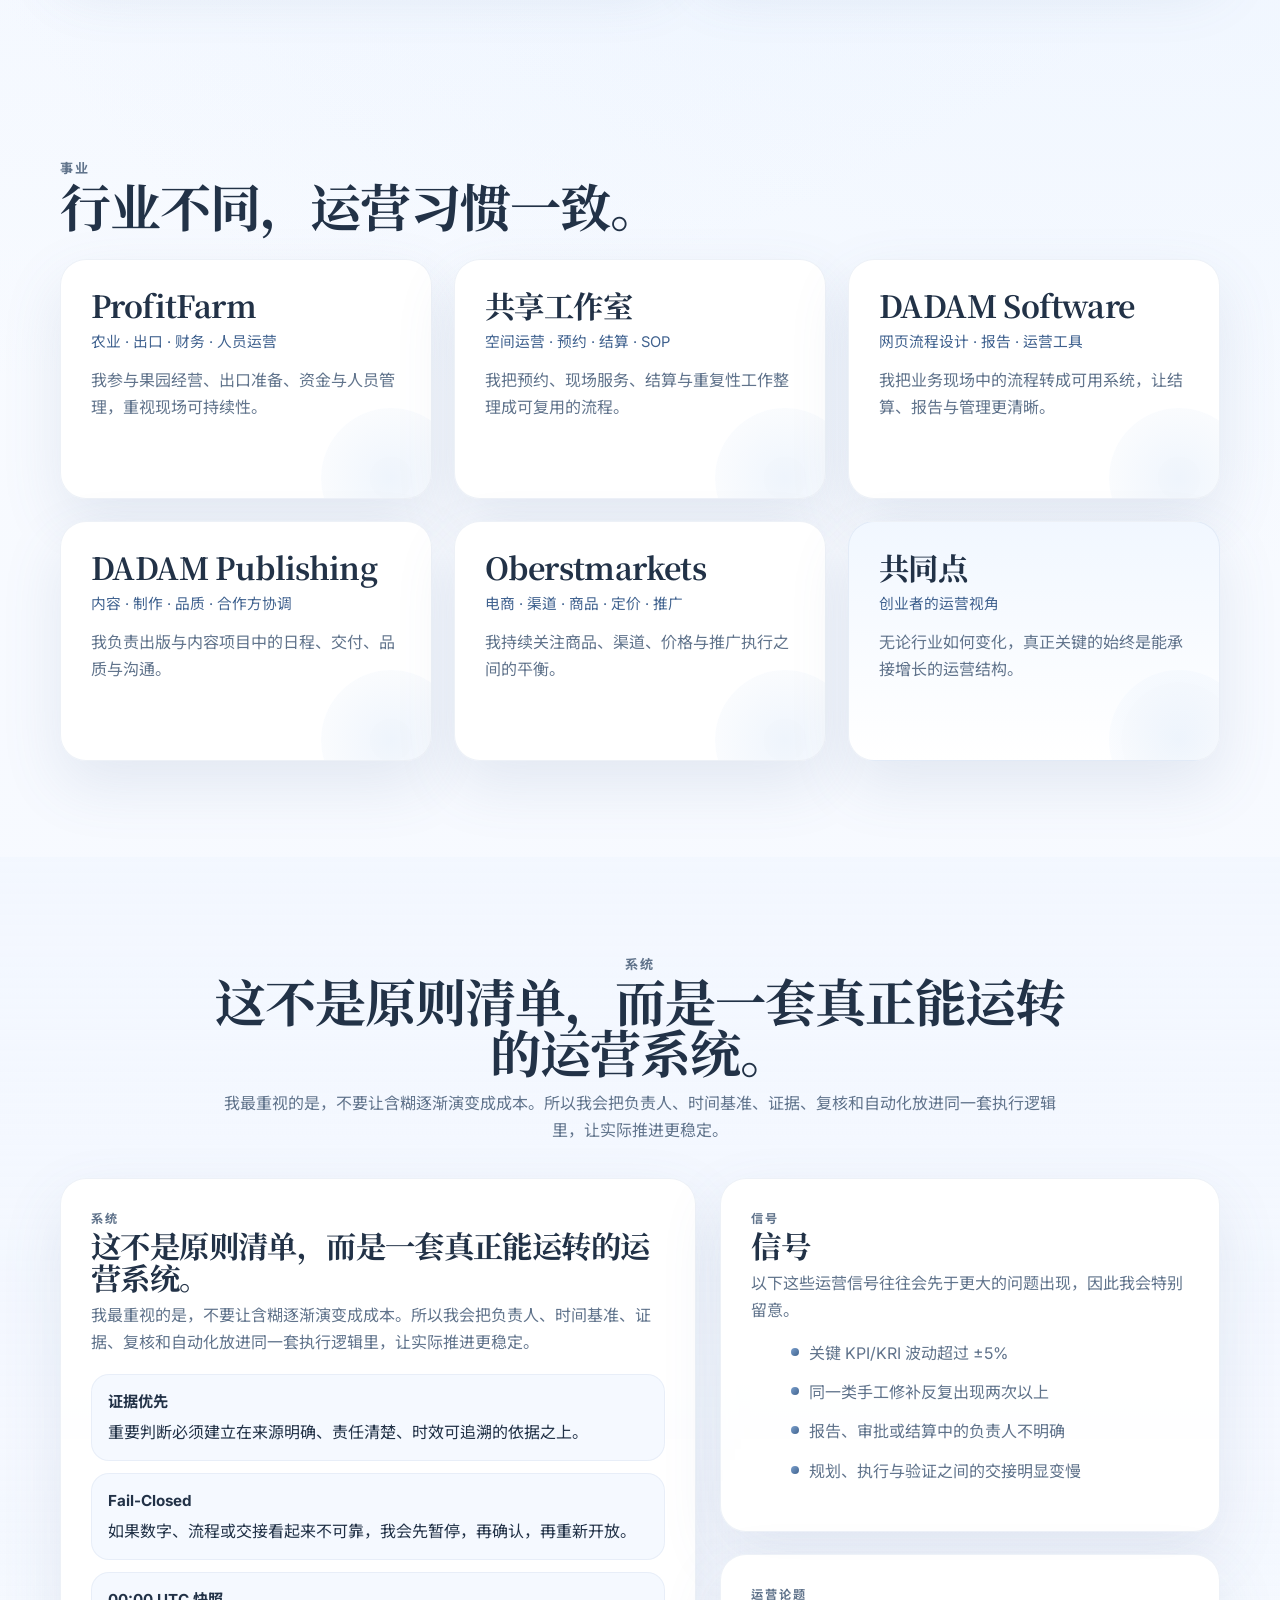
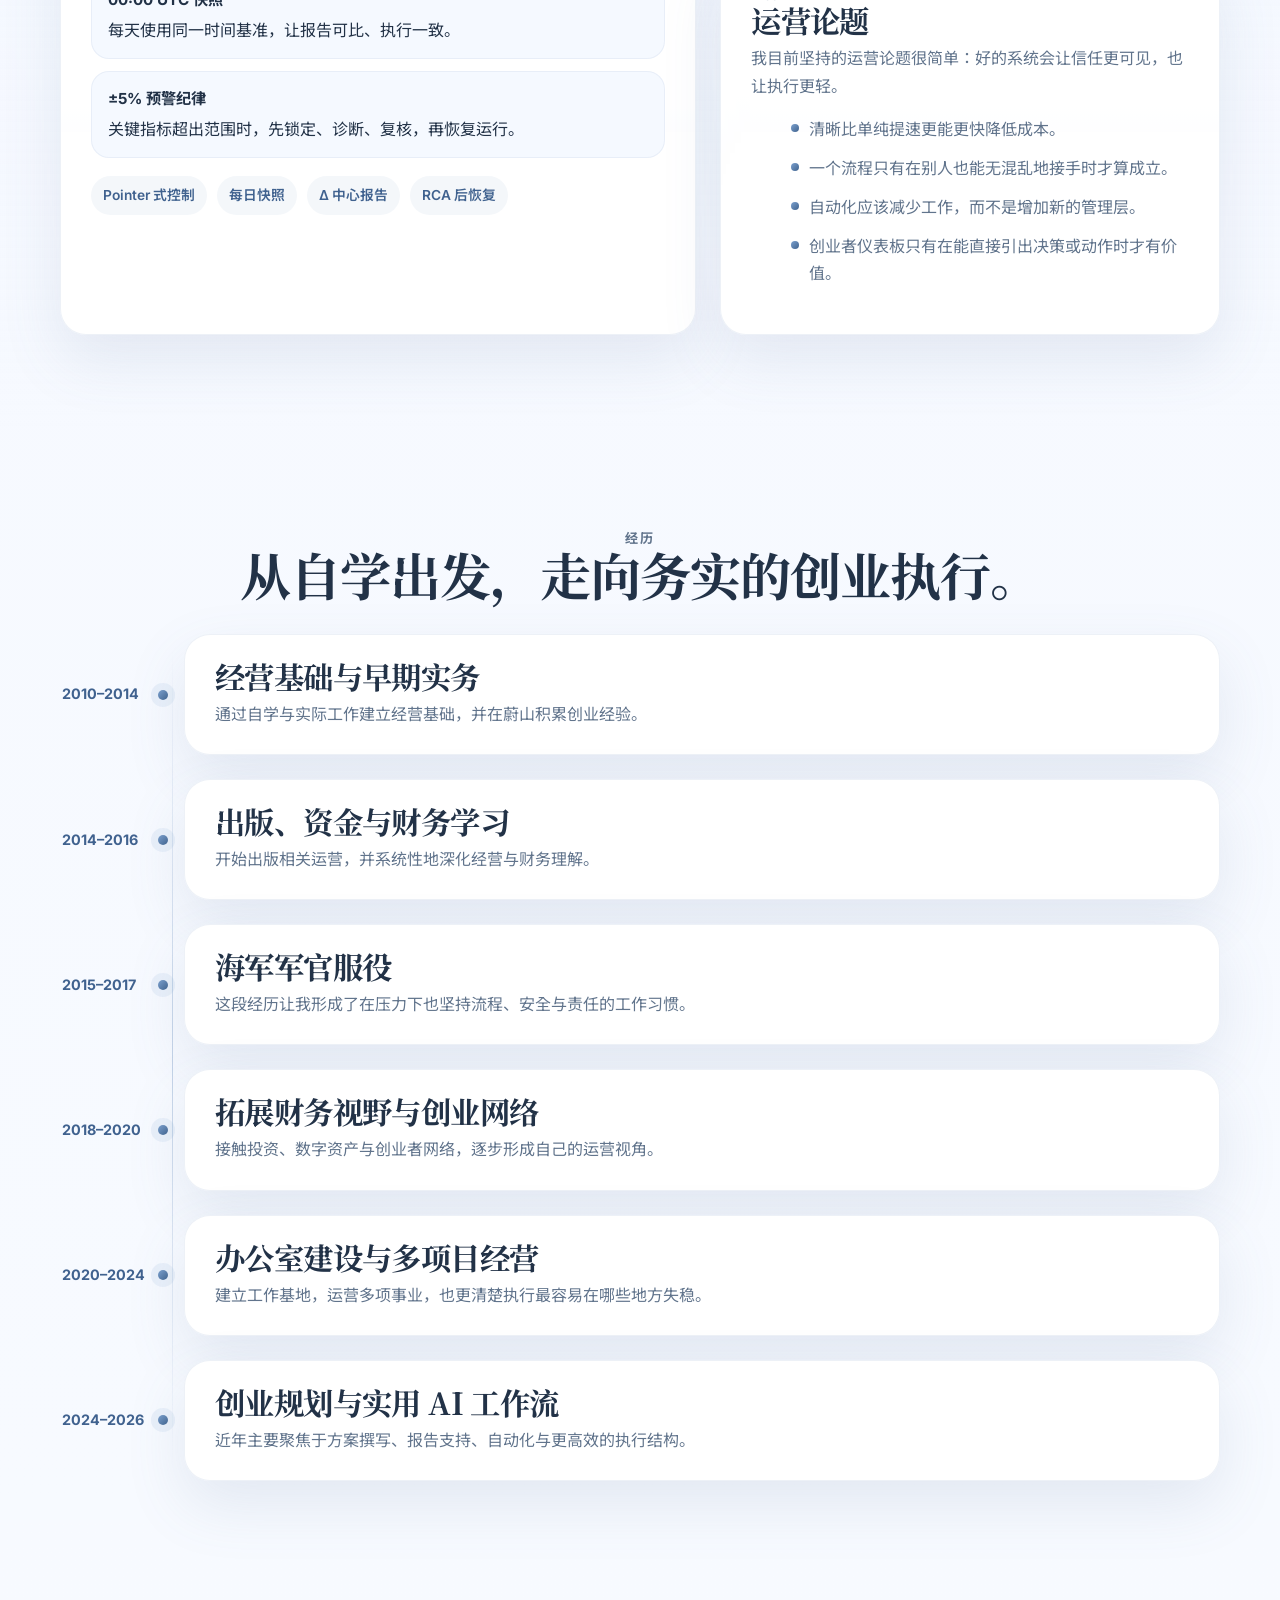
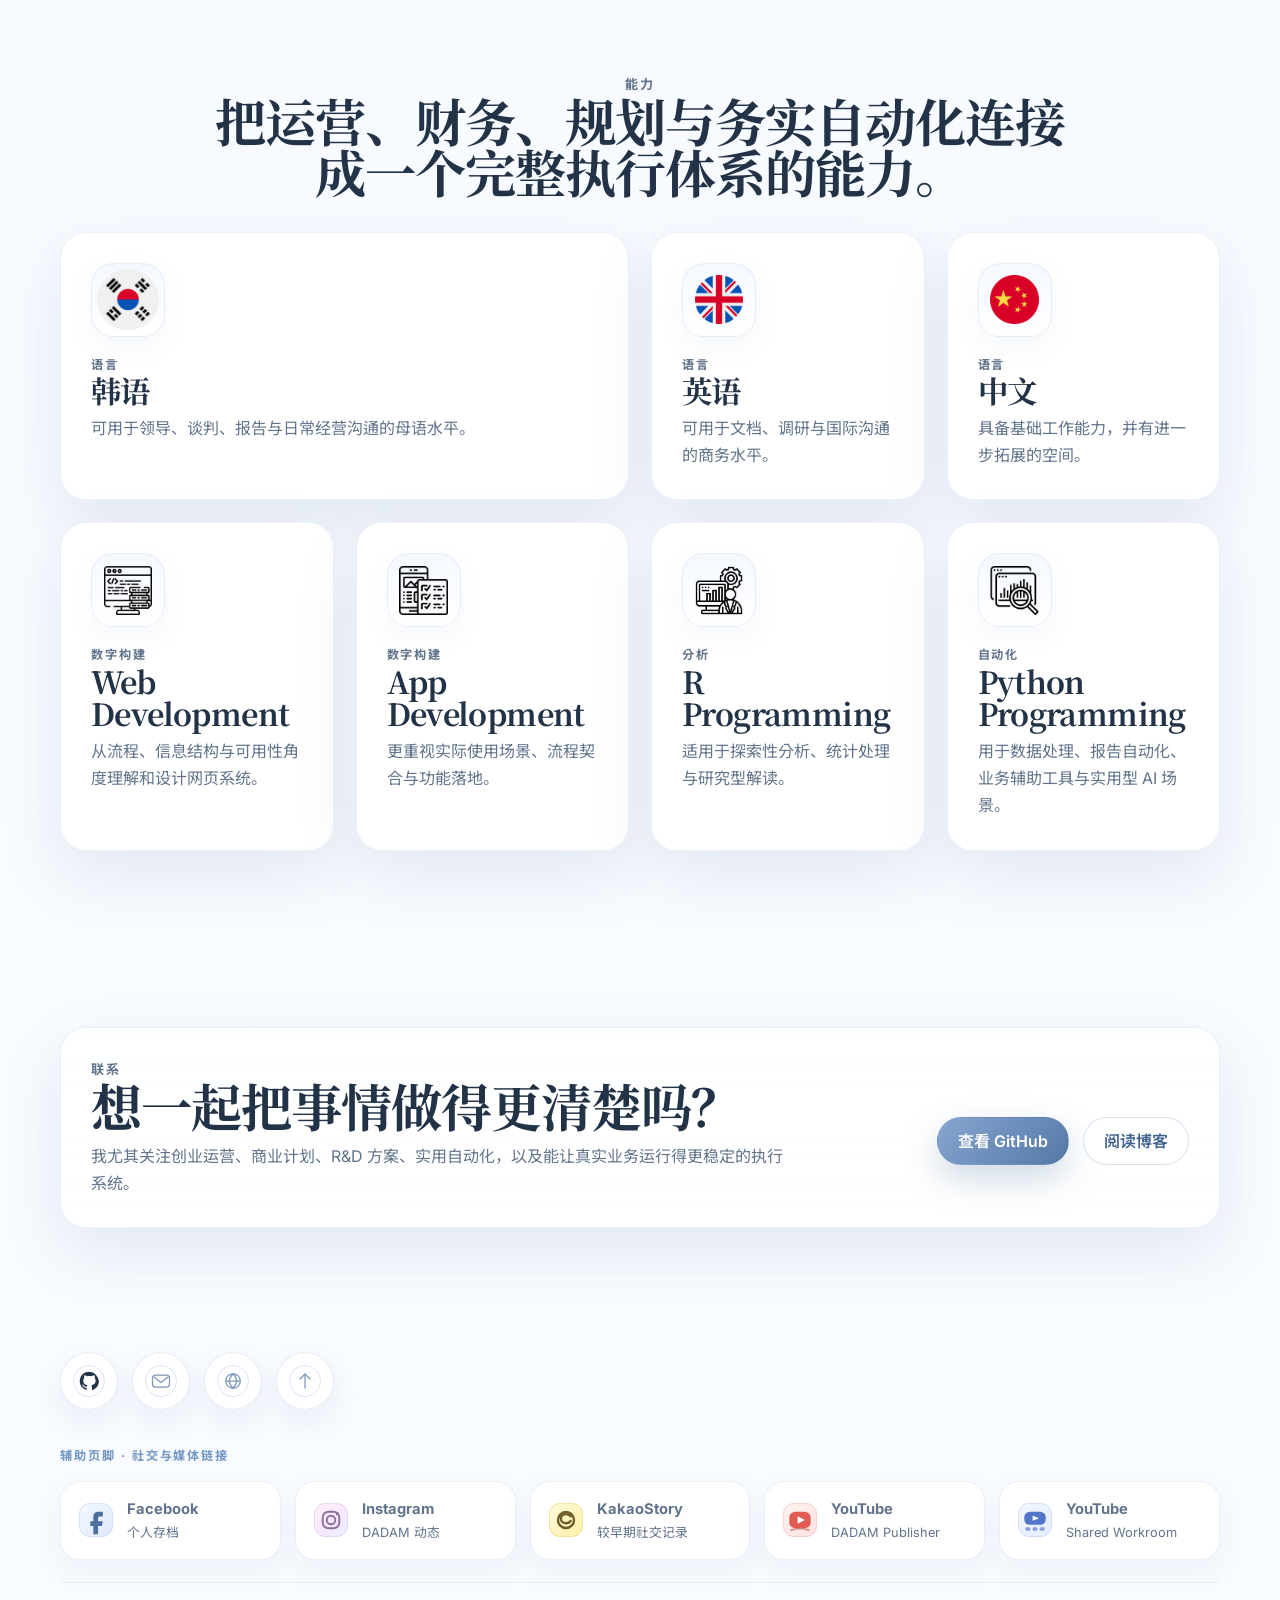
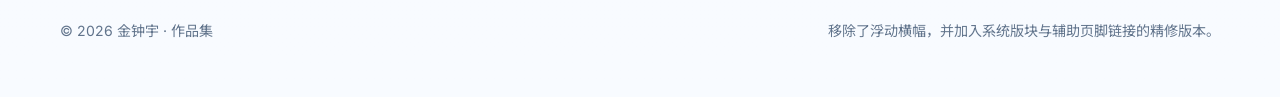
<file: zh.html>
<!DOCTYPE html>
<html lang="zh-CN">
<head>
  <meta charset="UTF-8" />
  <meta name="viewport" content="width=device-width, initial-scale=1.0" />
  <meta name="description" content="金钟宇是一位以韩国蔚山为基地的创业者和运营者，专注于经营、财务、企划与务实的自动化系统。" />
  <meta name="theme-color" content="#f7fbff" />
  <title>金钟宇 | 创业者 · 运营者 · Builder</title>
  <link rel="preconnect" href="https://fonts.googleapis.com">
  <link rel="preconnect" href="https://fonts.gstatic.com" crossorigin>
  <link href="https://fonts.googleapis.com/css2?family=Cormorant+Garamond:wght@500;600;700&family=Inter:wght@400;500;600;700;800&family=Nanum+Brush+Script&family=Noto+Sans+KR:wght@400;500;700&family=Noto+Sans+SC:wght@400;500;700&family=Noto+Serif+SC:wght@500;600;700&display=swap" rel="stylesheet">
  <link rel="icon" type="image/svg+xml" href="img/favicon.svg" />
  <link rel="stylesheet" href="css/styles.css" />
</head>
<body>
  <div class="site-noise" aria-hidden="true"></div>
  <img class="sky-cloud cloud-left" src="img/cloud.png" alt="" aria-hidden="true" />
  <img class="sky-cloud cloud-right" src="img/cloud.png" alt="" aria-hidden="true" />

  <header class="site-header">
    <div class="container header-inner">
      <a class="brand" href="#top" aria-label="Go to top">
        <span class="brand-mark">JK</span>
        <span class="brand-copy">
          <strong>Jongwoo Kim</strong>
          <small>创业者 · 运营者 · Builder</small>
        </span>
      </a>
      <div class="header-tools">
        <nav class="main-nav"><a href="#hello">介绍</a><a href="#ventures">事业</a><a href="#system">系统</a><a href="#journey">经历</a><a href="#skills">能力</a><a href="#contact">联系</a></nav>
        <div class="lang-switch" aria-label="语言"><a class="lang-chip" href="index.html">EN</a><a class="lang-chip" href="ko.html">KO</a><a class="lang-chip active" href="zh.html" aria-current="page">中文</a><a class="lang-chip" href="es.html">ES</a></div>
      </div>
    </div>
  </header>

  <main id="top">
    <section class="hero section">
      <div class="container hero-grid">
        <div class="hero-copy">
          <p class="eyebrow">Founder portfolio · Korea / Ulsan</p>
          <p class="script-title">金钟宇</p>
          <h1>我为复杂现场建立更冷静、更可持续的系统。</h1>
          <p class="lead">在农业、软件、出版、共享工作空间和电商等多个现场运营之后，我越来越确信一件事：真正可持续的成长，必须建立在人人都能理解、验证并持续执行的结构之上。</p>
          <div class="hero-actions"><a class="button primary" href="#contact">联系我</a><a class="button secondary" href="https://dadampub.tistory.com/" target="_blank" rel="noreferrer">阅读博客</a></div>
          <div class="tag-row"><span>创业运营</span><span>SOP</span><span>财务</span><span>KPI</span><span>AI 自动化</span><span>R&D 规划</span></div>
        </div>

        <div class="hero-visual">
          <div class="hero-orb"></div>
          <div class="flag-plate"><img src="img/korean_flag.png" alt="Korean identity motif" /></div>
          <div class="profile-card card glass">
            <p class="card-label">个人简介</p>
            <h2>金钟宇 · Jongwoo Kim</h2>
            <p>我的基础在经营与财务，而海军军官经历让我更重视流程、责任、安全，以及稳定而冷静的执行方式。</p>
          </div>
        </div>
      </div>

      <div class="container hero-facts">
        <div class="identity-grid"><article class="identity-card"><strong>基础</strong><span>经营 · 财务</span></article><article class="identity-card"><strong>领导力</strong><span>韩国海军军官</span></article><article class="identity-card"><strong>当前重点</strong><span>创业 / R&D / 实用 AI</span></article><article class="identity-card"><strong>工作方式</strong><span>证据优先，重视标准</span></article></div>
      </div>
    </section>

    <section class="section intro-band" id="hello">
      <div class="container split-grid">
        <article class="card intro-card">
          <p class="eyebrow">介绍</p>
          <h2>语气温和，执行扎实。</h2>
          <p>这个版本移除了遮挡主画面的浮动横幅，并恢复为更安静、更整齐的布局。原本轻盈而个人化的气质仍然保留，但信息呈现更直接、更容易把握。</p>
          <p>我最擅长的是把分散的工作整理成可重复执行的结构：结算流程、报告节奏、运营标准、决策规则，以及真正能减少手工负担的自动化。</p>
        </article>
        <div class="stacked-info"><article class="card soft-card"><p class="card-label">学习背景</p><h3>以经营与财务为核心的基础</h3><p>拥有经营学学士、财务管理硕士，以及管理学博士课程学习经历。</p></article><article class="card soft-card"><p class="card-label">领导经验</p><h3>对流程、安全与责任的重视</h3><p>海军军官经历让我形成了更明确的标准意识与风险控制方式。</p></article><article class="card soft-card"><p class="card-label">当前方向</p><h3>创业规划与实用自动化</h3><p>目前主要关注创业准备、R&D 方案、学习路线，以及实用型 AI 工作流。</p></article></div>
      </div>
    </section>

    <section class="section" id="ventures">
      <div class="container">
        <div class="section-heading">
          <p class="eyebrow">事业</p>
          <h2>行业不同，运营习惯一致。</h2>
        </div>
        <div class="venture-grid"><article class="card venture-card"><h3>ProfitFarm</h3><p class="venture-role">农业 · 出口 · 财务 · 人员运营</p><p>我参与果园经营、出口准备、资金与人员管理，重视现场可持续性。</p></article><article class="card venture-card"><h3>共享工作室</h3><p class="venture-role">空间运营 · 预约 · 结算 · SOP</p><p>我把预约、现场服务、结算与重复性工作整理成可复用的流程。</p></article><article class="card venture-card"><h3>DADAM Software</h3><p class="venture-role">网页流程设计 · 报告 · 运营工具</p><p>我把业务现场中的流程转成可用系统，让结算、报告与管理更清晰。</p></article><article class="card venture-card"><h3>DADAM Publishing</h3><p class="venture-role">内容 · 制作 · 品质 · 合作方协调</p><p>我负责出版与内容项目中的日程、交付、品质与沟通。</p></article><article class="card venture-card"><h3>Oberstmarkets</h3><p class="venture-role">电商 · 渠道 · 商品 · 定价 · 推广</p><p>我持续关注商品、渠道、价格与推广执行之间的平衡。</p></article><article class="card venture-card featured-venture"><h3>共同点</h3><p class="venture-role">创业者的运营视角</p><p>无论行业如何变化，真正关键的始终是能承接增长的运营结构。</p></article></div>
      </div>
    </section>

    <section class="section system-section" id="system">
      <div class="container">
        <div class="section-heading centered">
          <p class="eyebrow">系统</p>
          <h2>这不是原则清单，而是一套真正能运转的运营系统。</h2>
          <p>我最重视的是，不要让含糊逐渐演变成成本。所以我会把负责人、时间基准、证据、复核和自动化放进同一套执行逻辑里，让实际推进更稳定。</p>
        </div>
        <div class="system-grid">
          <article class="card system-card large">
            <p class="card-label">系统</p>
            <h3>这不是原则清单，而是一套真正能运转的运营系统。</h3>
            <p>我最重视的是，不要让含糊逐渐演变成成本。所以我会把负责人、时间基准、证据、复核和自动化放进同一套执行逻辑里，让实际推进更稳定。</p>
            <div class="system-list"><article><strong>证据优先</strong><span>重要判断必须建立在来源明确、责任清楚、时效可追溯的依据之上。</span></article><article><strong>Fail-Closed</strong><span>如果数字、流程或交接看起来不可靠，我会先暂停，再确认，再重新开放。</span></article><article><strong>00:00 UTC 快照</strong><span>每天使用同一时间基准，让报告可比、执行一致。</span></article><article><strong>±5% 预警纪律</strong><span>关键指标超出范围时，先锁定、诊断、复核，再恢复运行。</span></article></div>
            <div class="system-tags"><span>Pointer 式控制</span><span>每日快照</span><span>Δ 中心报告</span><span>RCA 后恢复</span></div>
          </article>

          <div class="system-stack">
            <article class="card system-card">
              <p class="card-label">信号</p>
              <h3>信号</h3>
              <p>以下这些运营信号往往会先于更大的问题出现，因此我会特别留意。</p>
              <ul class="signal-list"><li>关键 KPI/KRI 波动超过 ±5%</li><li>同一类手工修补反复出现两次以上</li><li>报告、审批或结算中的负责人不明确</li><li>规划、执行与验证之间的交接明显变慢</li></ul>
            </article>
            <article class="card system-card">
              <p class="card-label">运营论题</p>
              <h3>运营论题</h3>
              <p>我目前坚持的运营论题很简单：好的系统会让信任更可见，也让执行更轻。</p>
              <ul class="thesis-list"><li>清晰比单纯提速更能更快降低成本。</li><li>一个流程只有在别人也能无混乱地接手时才算成立。</li><li>自动化应该减少工作，而不是增加新的管理层。</li><li>创业者仪表板只有在能直接引出决策或动作时才有价值。</li></ul>
            </article>
          </div>
        </div>
      </div>
    </section>

    <section class="section timeline-section" id="journey">
      <div class="container">
        <div class="section-heading centered">
          <p class="eyebrow">经历</p>
          <h2>从自学出发，走向务实的创业执行。</h2>
        </div>
        <div class="timeline"><article class="timeline-item"><div class="year">2010–2014</div><div class="timeline-card card"><h3>经营基础与早期实务</h3><p>通过自学与实际工作建立经营基础，并在蔚山积累创业经验。</p></div></article><article class="timeline-item"><div class="year">2014–2016</div><div class="timeline-card card"><h3>出版、资金与财务学习</h3><p>开始出版相关运营，并系统性地深化经营与财务理解。</p></div></article><article class="timeline-item"><div class="year">2015–2017</div><div class="timeline-card card"><h3>海军军官服役</h3><p>这段经历让我形成了在压力下也坚持流程、安全与责任的工作习惯。</p></div></article><article class="timeline-item"><div class="year">2018–2020</div><div class="timeline-card card"><h3>拓展财务视野与创业网络</h3><p>接触投资、数字资产与创业者网络，逐步形成自己的运营视角。</p></div></article><article class="timeline-item"><div class="year">2020–2024</div><div class="timeline-card card"><h3>办公室建设与多项目经营</h3><p>建立工作基地，运营多项事业，也更清楚执行最容易在哪些地方失稳。</p></div></article><article class="timeline-item"><div class="year">2024–2026</div><div class="timeline-card card"><h3>创业规划与实用 AI 工作流</h3><p>近年主要聚焦于方案撰写、报告支持、自动化与更高效的执行结构。</p></div></article></div>
      </div>
    </section>

    <section class="section skills-section" id="skills">
      <div class="container">
        <div class="section-heading centered">
          <p class="eyebrow">能力</p>
          <h2>把运营、财务、规划与务实自动化连接成一个完整执行体系的能力。</h2>
        </div>
        <div class="skills-cluster"><article class="card media-card wide"><div class="media-icon flag-korea"><img src="img/south-korea.png" alt="韩语" /></div><div><p class="card-label">语言</p><h3>韩语</h3><p>可用于领导、谈判、报告与日常经营沟通的母语水平。</p></div></article><article class="card media-card"><div class="media-icon"><img src="img/united-kingdom.png" alt="英语" /></div><div><p class="card-label">语言</p><h3>英语</h3><p>可用于文档、调研与国际沟通的商务水平。</p></div></article><article class="card media-card"><div class="media-icon"><img src="img/china.png" alt="中文" /></div><div><p class="card-label">语言</p><h3>中文</h3><p>具备基础工作能力，并有进一步拓展的空间。</p></div></article><article class="card media-card"><div class="media-icon mono-icon"><img src="img/web-design.png" alt="Web Development" /></div><div><p class="card-label">数字构建</p><h3>Web Development</h3><p>从流程、信息结构与可用性角度理解和设计网页系统。</p></div></article><article class="card media-card"><div class="media-icon mono-icon"><img src="img/app-design.png" alt="App Development" /></div><div><p class="card-label">数字构建</p><h3>App Development</h3><p>更重视实际使用场景、流程契合与功能落地。</p></div></article><article class="card media-card"><div class="media-icon mono-icon"><img src="img/R-programming.png" alt="R Programming" /></div><div><p class="card-label">分析</p><h3>R Programming</h3><p>适用于探索性分析、统计处理与研究型解读。</p></div></article><article class="card media-card"><div class="media-icon mono-icon"><img src="img/Python-programming.png" alt="Python Programming" /></div><div><p class="card-label">自动化</p><h3>Python Programming</h3><p>用于数据处理、报告自动化、业务辅助工具与实用型 AI 场景。</p></div></article></div>
      </div>
    </section>

    <section class="section contact-section" id="contact">
      <div class="container">
        <div class="contact-card card glass">
          <div>
            <p class="eyebrow">联系</p>
            <h2>想一起把事情做得更清楚吗？</h2>
            <p>我尤其关注创业运营、商业计划、R&D 方案、实用自动化，以及能让真实业务运行得更稳定的执行系统。</p>
          </div>
          <div class="contact-actions"><a class="button primary" href="https://github.com/oberstmarkts" target="_blank" rel="noreferrer">查看 GitHub</a><a class="button secondary" href="https://dadampub.tistory.com/" target="_blank" rel="noreferrer">阅读博客</a></div>
        </div>
      </div>
    </section>
  </main>

  <footer class="site-footer">
    <div class="container footer-shell">
      <div class="footer-main">
        <div class="footer-social" aria-label="联系"><a class="social-link" href="https://github.com/oberstmarkts" aria-label="GitHub 主页" target="_blank" rel="noreferrer"><img src="img/icon-github.svg" alt="" /></a><a class="social-link" href="mailto:dadampaper@gmail.com" aria-label="电子邮件"><img src="img/icon-mail.svg" alt="" /></a><a class="social-link" href="https://dadampub.tistory.com/" aria-label="DADAM 博客" target="_blank" rel="noreferrer"><img src="img/icon-web.svg" alt="" /></a><a class="social-link" href="#top" aria-label="返回顶部"><img src="img/icon-top.svg" alt="" /></a></div>
      </div>
      <div class="secondary-footer">
        <p class="card-label">辅助页脚 · 社交与媒体链接</p>
        <div class="secondary-grid"><a class="secondary-link" href="https://web.facebook.com/jongwoo.kim.376" target="_blank" rel="noreferrer"><img src="img/icon-facebook-soft.svg" alt="" /><span><strong>Facebook</strong><span>个人存档</span></span></a><a class="secondary-link" href="https://www.instagram.com/dadampub" target="_blank" rel="noreferrer"><img src="img/icon-instagram-soft.svg" alt="" /><span><strong>Instagram</strong><span>DADAM 动态</span></span></a><a class="secondary-link" href="https://story.kakao.com/oberstmarkts" target="_blank" rel="noreferrer"><img src="img/icon-kakaostory-soft.svg" alt="" /><span><strong>KakaoStory</strong><span>较早期社交记录</span></span></a><a class="secondary-link" href="https://www.youtube.com/@DADAMPublisher" target="_blank" rel="noreferrer"><img src="img/icon-youtube-dadam.svg" alt="" /><span><strong>YouTube</strong><span>DADAM Publisher</span></span></a><a class="secondary-link" href="https://www.youtube.com/@Shared_Workroom" target="_blank" rel="noreferrer"><img src="img/icon-youtube-workroom.svg" alt="" /><span><strong>YouTube</strong><span>Shared Workroom</span></span></a></div>
      </div>
      <div class="footer-inner">
        <p>© 2026 金钟宇 · 作品集</p>
        <p>移除了浮动横幅，并加入系统版块与辅助页脚链接的精修版本。</p>
      </div>
    </div>
  </footer>
</body>
</html>
</file>
<file: css/styles.css>
:root{
  --bg:#f7fbff;
  --bg-soft:#ffffff;
  --bg-alt:#eef4ff;
  --text:#223247;
  --muted:#61748c;
  --line:rgba(146,170,205,.22);
  --line-strong:rgba(146,170,205,.34);
  --accent:#7396c2;
  --accent-deep:#40628f;
  --accent-soft:#dce8f8;
  --shadow:0 24px 60px rgba(90,118,156,.13);
  --shadow-soft:0 16px 34px rgba(110,137,174,.10);
  --radius-xl:36px;
  --radius-lg:26px;
  --radius-md:18px;
  --container:min(1160px, calc(100% - 40px));
}
*{box-sizing:border-box}
html{scroll-behavior:smooth}
body{
  margin:0;
  color:var(--text);
  background:
    radial-gradient(circle at top left, rgba(183,211,255,.30), transparent 30%),
    radial-gradient(circle at 88% 12%, rgba(214,232,255,.52), transparent 24%),
    linear-gradient(180deg, #fbfdff 0%, #f6f9ff 45%, #f8fbff 100%);
  font-family:'Inter','Noto Sans KR','Noto Sans SC',system-ui,-apple-system,BlinkMacSystemFont,'Segoe UI',sans-serif;
  line-height:1.7;
  word-break:keep-all;
  overflow-x:hidden;
}
html[lang="zh-CN"] body{word-break:normal}
a{color:inherit;text-decoration:none}
img{max-width:100%;display:block}

.site-noise{
  position:fixed;
  inset:0;
  pointer-events:none;
  opacity:.08;
  background-image:
    linear-gradient(rgba(255,255,255,.36) 1px, transparent 1px),
    linear-gradient(90deg, rgba(255,255,255,.36) 1px, transparent 1px);
  background-size:26px 26px;
  mask-image:radial-gradient(circle at center, black 58%, transparent 100%);
}
.sky-cloud{
  position:fixed;
  z-index:0;
  opacity:.12;
  pointer-events:none;
  filter:blur(.7px);
}
.cloud-left{top:-2rem;left:-9rem;width:38rem}
.cloud-right{top:5rem;right:-12rem;width:34rem;transform:scaleX(-1)}

.container{
  width:var(--container);
  margin:0 auto;
  position:relative;
  z-index:1;
}
.section{padding:96px 0;position:relative}

.site-header{
  position:sticky;
  top:0;
  z-index:40;
  background:rgba(248,252,255,.75);
  backdrop-filter:blur(18px);
  border-bottom:1px solid rgba(146,170,205,.14);
}
.header-inner{
  min-height:82px;
  display:flex;
  align-items:center;
  justify-content:space-between;
  gap:20px;
}
.brand{
  display:inline-flex;
  align-items:center;
  gap:14px;
}
.brand-mark{
  width:46px;height:46px;
  display:grid;place-items:center;
  border-radius:15px;
  background:linear-gradient(135deg,#eff5ff 0%,#ffffff 100%);
  border:1px solid var(--line);
  box-shadow:0 10px 30px rgba(126,149,179,.12);
  color:var(--accent-deep);
  font-weight:800;
}
.brand-copy{display:grid;gap:2px}
.brand-copy strong{font-size:.98rem;letter-spacing:.01em}
.brand-copy small{font-size:.78rem;color:var(--muted)}

.header-tools{display:flex;align-items:center;gap:18px}
.main-nav{
  display:flex;
  align-items:center;
  gap:22px;
  color:var(--muted);
  font-size:.95rem;
}
.main-nav a{
  position:relative;
  padding-bottom:2px;
}
.main-nav a::after{
  content:"";
  position:absolute;
  left:0;bottom:-4px;
  width:100%;height:1px;
  background:linear-gradient(90deg, rgba(117,151,194,0), rgba(117,151,194,.9), rgba(117,151,194,0));
  transform:scaleX(0);
  transition:transform .25s ease;
}
.main-nav a:hover::after{transform:scaleX(1)}

.lang-switch{
  display:inline-flex;
  align-items:center;
  gap:8px;
  padding:6px;
  border-radius:999px;
  background:rgba(255,255,255,.84);
  border:1px solid rgba(146,170,205,.2);
  box-shadow:0 10px 26px rgba(126,149,179,.08);
  backdrop-filter:blur(10px);
}
.lang-chip{
  min-width:54px;
  padding:8px 14px;
  border-radius:999px;
  text-align:center;
  font-size:.85rem;
  font-weight:700;
  letter-spacing:.02em;
  color:var(--muted);
}
.lang-chip:hover{background:rgba(117,151,194,.08);color:var(--accent-deep)}
.lang-chip.active{
  background:linear-gradient(135deg,#87a7d2 0%,#5477a4 100%);
  color:#fff;
  box-shadow:0 10px 24px rgba(86,121,167,.22);
}

.eyebrow{
  margin:0 0 14px;
  font-size:.82rem;
  font-weight:700;
  letter-spacing:.18em;
  text-transform:uppercase;
  color:var(--accent);
}
.script-title{
  margin:0;
  line-height:.95;
  color:#6987ae;
}
html[lang="ko"] .script-title{
  font-family:'Nanum Brush Script',cursive;
  font-size:clamp(3rem,6vw,5.6rem);
}
html[lang="en"] .script-title,
html[lang="es"] .script-title{
  font-family:'Cormorant Garamond',Georgia,serif;
  font-style:italic;
  font-weight:600;
  letter-spacing:-.02em;
  font-size:clamp(3.2rem,6vw,5.8rem);
}
html[lang="zh-CN"] .script-title{
  font-family:'Noto Serif SC',serif;
  font-weight:600;
  font-size:clamp(2.8rem,5.6vw,4.8rem);
  line-height:1.04;
}
.hero h1,
.section-heading h2,
.intro-card h2,
.contact-card h2,
.system-card h3,
.timeline-card h3,
.media-card h3,
.venture-card h3,
.soft-card h3,
.profile-card h2{
  font-family:'Cormorant Garamond',Georgia,serif;
  letter-spacing:-.02em;
}
html[lang="ko"] .hero h1,
html[lang="ko"] .section-heading h2,
html[lang="ko"] .intro-card h2,
html[lang="ko"] .contact-card h2,
html[lang="ko"] .system-card h3,
html[lang="ko"] .timeline-card h3,
html[lang="ko"] .media-card h3,
html[lang="ko"] .venture-card h3,
html[lang="ko"] .soft-card h3,
html[lang="ko"] .profile-card h2{
  font-family:'Noto Serif SC','Cormorant Garamond',Georgia,serif;
  letter-spacing:-.03em;
}
html[lang="zh-CN"] .hero h1,
html[lang="zh-CN"] .section-heading h2,
html[lang="zh-CN"] .intro-card h2,
html[lang="zh-CN"] .contact-card h2,
html[lang="zh-CN"] .system-card h3,
html[lang="zh-CN"] .timeline-card h3,
html[lang="zh-CN"] .media-card h3,
html[lang="zh-CN"] .venture-card h3,
html[lang="zh-CN"] .soft-card h3,
html[lang="zh-CN"] .profile-card h2{
  font-family:'Noto Serif SC',serif;
  letter-spacing:-.02em;
}

.hero{
  padding-top:92px;
  padding-bottom:44px;
}
.hero-grid{
  display:grid;
  grid-template-columns:1.02fr .98fr;
  gap:clamp(42px,6vw,84px);
  align-items:center;
}
.hero-copy{padding-top:8px}
.hero h1{
  margin:14px 0 18px;
  font-size:clamp(2.8rem,5vw,5rem);
  line-height:.98;
  font-weight:600;
  max-width:13ch;
}
.lead{
  max-width:660px;
  font-size:1.08rem;
  color:var(--muted);
}
.hero-actions,
.contact-actions{
  display:flex;
  flex-wrap:wrap;
  gap:14px;
  margin-top:28px;
}
.button{
  display:inline-flex;
  align-items:center;
  justify-content:center;
  min-height:48px;
  padding:0 20px;
  border-radius:999px;
  border:1px solid transparent;
  font-weight:600;
  transition:transform .2s ease, box-shadow .2s ease, background .2s ease;
}
.button:hover{transform:translateY(-2px)}
.button.primary{
  color:#fff;
  background:linear-gradient(135deg,#87a7d2 0%,#5477a4 100%);
  box-shadow:0 14px 34px rgba(86,121,167,.28);
}
.button.secondary{
  color:var(--accent-deep);
  background:rgba(255,255,255,.82);
  border-color:rgba(117,151,194,.28);
}

.tag-row{
  display:flex;
  flex-wrap:wrap;
  gap:10px;
  margin-top:28px;
}
.tag-row span{
  padding:10px 14px;
  border-radius:999px;
  background:rgba(255,255,255,.78);
  border:1px solid var(--line);
  color:var(--muted);
  font-size:.9rem;
  box-shadow:0 8px 24px rgba(126,149,179,.08);
}

.hero-visual{
  position:relative;
  min-height:540px;
}
.hero-orb{
  position:absolute;
  top:12px;
  right:18px;
  width:min(88%, 460px);
  aspect-ratio:1/1;
  border-radius:50%;
  background:radial-gradient(circle at 35% 35%, rgba(255,255,255,.97), rgba(216,231,249,.64) 56%, rgba(207,224,246,0) 75%);
  filter:blur(2px);
}
.flag-plate{
  position:absolute;
  top:26px;
  right:22px;
  width:min(82%, 430px);
  aspect-ratio:1/1;
  display:grid;
  place-items:center;
  border-radius:50%;
  background:radial-gradient(circle at center, rgba(255,255,255,.92), rgba(255,255,255,.34) 62%, rgba(255,255,255,0) 74%);
}
.flag-plate img{
  width:86%;
  opacity:.92;
  filter:drop-shadow(0 24px 42px rgba(109,128,157,.12));
}
.card{
  background:rgba(255,255,255,.97);
  border:1px solid rgba(146,170,205,.16);
  border-radius:var(--radius-lg);
  box-shadow:var(--shadow);
  transition:transform .25s ease, box-shadow .25s ease;
}
.card:hover{
  transform:translateY(-4px);
  box-shadow:0 28px 68px rgba(92,117,149,.16);
}
.glass{
  background:linear-gradient(180deg, rgba(255,255,255,.86) 0%, rgba(255,255,255,.95) 100%);
  backdrop-filter:blur(18px);
}
.profile-card{
  position:absolute;
  left:0;
  bottom:18px;
  width:min(86%, 430px);
  padding:30px;
}
.card-label{
  margin:0 0 8px;
  font-size:.76rem;
  font-weight:700;
  letter-spacing:.16em;
  text-transform:uppercase;
  color:var(--accent);
}
.profile-card h2{
  margin:0 0 10px;
  font-size:2.18rem;
  line-height:1;
}
.profile-card p{
  margin:0;
  color:var(--muted);
}
.hero-facts{
  margin-top:32px;
}
.identity-grid{
  display:grid;
  grid-template-columns:repeat(4, minmax(0,1fr));
  gap:16px;
}
.identity-card{
  padding:20px 22px;
  border-radius:22px;
  background:linear-gradient(180deg, rgba(255,255,255,.94), rgba(245,249,255,.96));
  border:1px solid rgba(146,170,205,.16);
  box-shadow:var(--shadow-soft);
}
.identity-card strong{
  display:block;
  margin-bottom:4px;
  font-size:.96rem;
}
.identity-card span{
  display:block;
  color:var(--muted);
  font-size:.92rem;
}

.split-grid{
  display:grid;
  grid-template-columns:1.08fr .92fr;
  gap:28px;
}
.intro-card,.soft-card,.venture-card,.system-card,.timeline-card,.media-card,.contact-card{
  padding:30px;
}
.intro-card h2,.section-heading h2,.contact-card h2{
  margin:0 0 12px;
  font-size:clamp(2rem,4vw,3.5rem);
  line-height:1;
}
.intro-card p,.soft-card p,.venture-card p,.system-card p,.timeline-card p,.media-card p,.contact-card p,.section-heading p{
  margin:0;
  color:var(--muted);
}
.intro-card p + p{margin-top:16px}
.stacked-info{display:grid;gap:20px}
.soft-card h3,.venture-card h3,.system-card h3,.timeline-card h3,.media-card h3{
  margin:0 0 8px;
  font-size:1.9rem;
  line-height:1.05;
}
.section-heading{margin-bottom:28px}
.section-heading.centered{
  text-align:center;
  max-width:860px;
  margin:0 auto 34px;
}

.venture-grid{
  display:grid;
  grid-template-columns:repeat(3, minmax(0,1fr));
  gap:22px;
}
.venture-card{
  position:relative;
  min-height:240px;
  overflow:hidden;
}
.venture-card::before{
  content:"";
  position:absolute;
  inset:auto -30px -50px auto;
  width:140px;height:140px;
  border-radius:50%;
  background:radial-gradient(circle, rgba(186,211,243,.24), rgba(186,211,243,0));
}
.venture-role{
  margin-bottom:12px !important;
  color:var(--accent-deep) !important;
  font-size:.92rem;
}
.featured-venture{
  background:linear-gradient(180deg, rgba(241,247,255,.98), rgba(255,255,255,.98));
}

.system-section{
  background:linear-gradient(180deg, rgba(239,245,255,.44), rgba(248,251,255,0));
}
.system-grid{
  display:grid;
  grid-template-columns:1.12fr .88fr;
  gap:24px;
}
.system-stack{
  display:grid;
  gap:22px;
}
.system-card.large{
  min-height:100%;
}
.system-list{
  display:grid;
  gap:12px;
  margin-top:18px;
}
.system-list article{
  padding:14px 16px;
  border-radius:18px;
  background:rgba(245,249,255,.94);
  border:1px solid rgba(146,170,205,.14);
}
.system-list strong{
  display:block;
  margin-bottom:4px;
  font-size:.95rem;
}
.signal-list,
.thesis-list{
  display:grid;
  gap:12px;
  margin-top:16px;
}
.signal-list li,
.thesis-list li{
  list-style:none;
  position:relative;
  padding-left:18px;
  color:var(--muted);
}
.signal-list li::before,
.thesis-list li::before{
  content:"";
  position:absolute;
  left:0;
  top:.75em;
  width:8px;height:8px;
  border-radius:50%;
  background:linear-gradient(135deg,#7ba0ce,#40638e);
  transform:translateY(-50%);
}
.system-tags{
  display:flex;
  flex-wrap:wrap;
  gap:10px;
  margin-top:18px;
}
.system-tags span{
  padding:8px 12px;
  border-radius:999px;
  background:rgba(117,151,194,.08);
  color:var(--accent-deep);
  font-size:.86rem;
  font-weight:600;
}

.timeline{
  position:relative;
  display:grid;
  gap:24px;
  margin-top:28px;
}
.timeline::before{
  content:"";
  position:absolute;
  left:112px;
  top:16px;
  bottom:16px;
  width:1px;
  background:linear-gradient(180deg, rgba(117,151,194,0), rgba(117,151,194,.4), rgba(117,151,194,0));
}
.timeline-item{
  display:grid;
  grid-template-columns:90px 1fr;
  gap:34px;
  align-items:center;
}
.year{
  position:relative;
  font-size:.9rem;
  font-weight:700;
  color:var(--accent-deep);
  padding-left:2px;
}
.year::after{
  content:"";
  position:absolute;
  top:50%;
  right:-18px;
  width:10px;height:10px;
  border-radius:50%;
  background:linear-gradient(135deg,#7ba0ce,#40638e);
  transform:translateY(-50%);
  box-shadow:0 0 0 7px rgba(123,160,206,.12);
}
.timeline-card{padding-top:26px;padding-bottom:26px}

.skills-cluster{
  display:grid;
  grid-template-columns:repeat(4, minmax(0,1fr));
  gap:22px;
  align-items:stretch;
}
.media-card{
  display:flex;
  flex-direction:column;
  gap:18px;
  min-height:265px;
}
.media-card.wide{grid-column:span 2}
.media-icon{
  width:74px;height:74px;
  display:grid;place-items:center;
  border-radius:22px;
  background:linear-gradient(180deg, rgba(244,248,255,.95), rgba(255,255,255,.95));
  border:1px solid rgba(146,170,205,.18);
  box-shadow:0 10px 24px rgba(126,149,179,.08);
}
.media-icon img{
  width:68%;
  height:68%;
  object-fit:contain;
}
.flag-korea img{width:86%;height:86%}
.mono-icon img{filter:saturate(0) brightness(.45)}
.skill-break br{display:block}

.contact-section{padding-top:80px}
.contact-card{
  display:flex;
  align-items:center;
  justify-content:space-between;
  gap:28px;
}
.contact-card > div:first-child{max-width:700px}

.site-footer{padding:28px 0 40px}
.footer-shell{display:grid;gap:18px}
.footer-main{
  display:flex;
  flex-wrap:wrap;
  align-items:center;
  gap:14px;
}
.footer-social{
  display:flex;
  flex-wrap:wrap;
  gap:14px;
}
.social-link{
  width:58px;height:58px;
  display:inline-flex;
  align-items:center;
  justify-content:center;
  border-radius:999px;
  background:rgba(255,255,255,.94);
  border:1px solid rgba(146,170,205,.22);
  box-shadow:0 12px 28px rgba(110,137,174,.10);
  transition:transform .25s ease, box-shadow .25s ease;
}
.social-link:hover{
  transform:translateY(-3px);
  box-shadow:0 18px 38px rgba(110,137,174,.16);
}
.social-link img{
  width:32px;
  height:32px;
  object-fit:contain;
}
.secondary-footer{
  display:grid;
  gap:14px;
  padding:18px 0 4px;
}
.secondary-footer .card-label{margin-bottom:0}
.secondary-grid{
  display:grid;
  grid-template-columns:repeat(5, minmax(0,1fr));
  gap:14px;
}
.secondary-link{
  display:flex;
  align-items:center;
  gap:12px;
  padding:15px 16px;
  border-radius:20px;
  background:rgba(255,255,255,.95);
  border:1px solid rgba(146,170,205,.18);
  box-shadow:0 12px 30px rgba(110,137,174,.08);
  min-height:74px;
  transition:transform .25s ease, box-shadow .25s ease;
}
.secondary-link:hover{
  transform:translateY(-3px);
  box-shadow:0 18px 40px rgba(110,137,174,.14);
}
.secondary-link img{
  width:38px;height:38px;
  flex:0 0 auto;
}
.secondary-link strong{
  display:block;
  font-size:.92rem;
}
.secondary-link span{
  display:block;
  color:var(--muted);
  font-size:.8rem;
}
.footer-inner{
  display:flex;
  justify-content:space-between;
  gap:20px;
  color:var(--muted);
  font-size:.88rem;
  border-top:1px solid rgba(146,170,205,.14);
  padding-top:22px;
}

@media (max-width:1180px){
  .hero-grid,.split-grid,.system-grid,.contact-card{grid-template-columns:1fr}
  .hero h1{max-width:none}
  .hero-visual{min-height:480px}
  .identity-grid,.venture-grid,.skills-cluster,.secondary-grid{grid-template-columns:repeat(2,minmax(0,1fr))}
  .media-card.wide{grid-column:span 2}
}
@media (max-width:900px){
  .site-header{position:static}
  .header-inner{
    flex-direction:column;
    align-items:flex-start;
    padding:18px 0;
  }
  .header-tools{
    width:100%;
    flex-direction:column;
    align-items:flex-start;
  }
  .main-nav{flex-wrap:wrap;gap:14px}
  .lang-switch{width:100%;flex-wrap:wrap}
  .lang-chip{flex:1 1 auto}
  .timeline::before{left:10px}
  .timeline-item{
    grid-template-columns:1fr;
    gap:12px;
    padding-left:30px;
  }
  .year::after{left:-26px;right:auto}
}
@media (max-width:640px){
  .section{padding:72px 0}
  .hero{padding-top:54px;padding-bottom:28px}
  .script-title{font-size:3.6rem !important}
  .hero h1{font-size:2.5rem}
  .hero-visual{min-height:420px}
  .profile-card{
    position:relative;
    bottom:auto;left:auto;
    width:100%;
    margin-top:210px;
  }
  .flag-plate{
    right:50%;
    transform:translateX(50%);
    width:270px;
  }
  .identity-grid,.venture-grid,.skills-cluster,.secondary-grid{grid-template-columns:1fr}
  .media-card.wide{grid-column:span 1}
  .contact-actions,.hero-actions,.footer-inner{flex-direction:column;align-items:flex-start}
  .sky-cloud{opacity:.08}
  .social-link{width:52px;height:52px}
  .social-link img{width:28px;height:28px}
}
</file>
